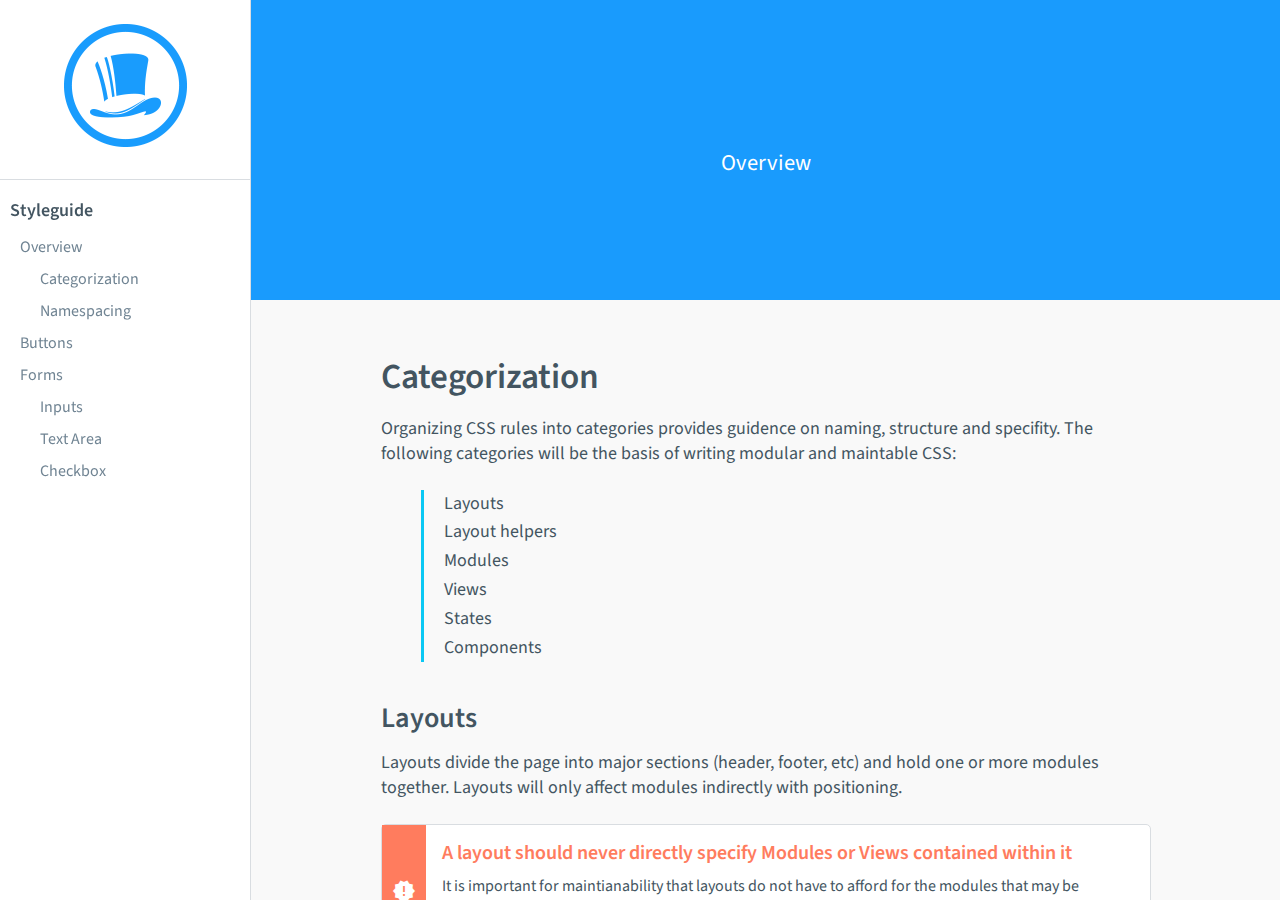
<file: index.html>
<!DOCTYPE html>
<html lang="en">
<head>
    <meta charset="utf-8">
    <meta http-equiv="X-UA-Compatible" content="IE=edge">
    <meta name="viewport" content="width=device-width, initial-scale=1">
    <title>Styleguide - Tophat</title>

<!-- Bootstrap -->
    <link href='http://fonts.googleapis.com/css?family=Source+Sans+Pro:200,300,400,600,700,900,200italic,300italic,400italic,600italic,700italic,900italic' rel='stylesheet' type='text/css'>
    <link href="stylesheets/css/bootstrap.min.css" rel="stylesheet">
    <link href="stylesheets/css/prism.css" rel="stylesheet">
    <script src="js/jquery-1.11.3.min.js"></script>
    <script src="js/bootstrap.min.js"></script>
    <script src="https://google-code-prettify.googlecode.com/svn/loader/run_prettify.js"></script>
    <script src="js/materialize.min.js"></script>
    
    
    
    <script src="js/prism.js"></script>
    
    <link href="stylesheets/css/app.css" rel="stylesheet">
    <link href="stylesheets/css/style.css" rel="stylesheet">
</head>
       <body class="sg">
        <div class="sg--sidebar">
             <div class="sg--sidebar_header">
                <img class="sg--logo" src="img/tophatLogo.png">
                    
            </div>
            <div class="sg--sidebar_body">
                    <h2>Styleguide</h2>
                    <ul class="sg--main-navi">
                        <li class=""><a href="index.html">Overview</a>
                            <ul class="sg--main-navi_sub">
                                <li><a href="#!">Categorization</a></li>
                                <li><a href="#!">Namespacing</a></li>
                            </ul>
                        </li>
                        <li class=""><a href="#sectionButtons">Buttons</a></li>
                        <li class=""><a href="#sectionForms">Forms</a>
                           <ul class="sg--main-navi_sub">
                                <li><a href="#!">Inputs</a></li>
                                <li><a href="#!">Text Area</a></li>
                                <li><a href="#!">Checkbox</a></li>
                            </ul>
                        </li>

                    </ul>
            </div>
        </div>
            
        <div class="sg--main">
            <div class="sg--main_container">
                        
                        <section class="sg--section">
                            <header class="sg--section_header">
                                <h2>Overview</h2>
                            </header>
                            <div class="sg--section_body">
                            <h3>Categorization</h3>
                            <p>Organizing CSS rules into categories provides guidence on naming, structure and specifity. The following categories will be the basis of writing modular and maintable CSS:</p>
                            
                            <ul class="sg--list">
                                <li>Layouts</li>
                                <li>Layout helpers</li>
                                <li>Modules</li>
                                <li>Views</li>
                                <li>States</li>
                                <li>Components</li>
                            </ul>
                            <h4>Layouts</h4>
                            <p>Layouts divide the page into major sections (header, footer, etc) and hold one or more modules together. Layouts will only affect modules indirectly with positioning.</p>
                            <div class="sg--callout">
                                <span class="sg--callout_header"><i class="icon-new-releases"></i></span>
                                <div class="sg--callout_body">
                                        <h5>A layout should never directly specify Modules or Views contained within it</h5>
                                        <p>It is important for maintianability that layouts do not have to afford for the modules that may be contained within it. Otherwise, every time you create a new module you will have to write new rules for your layouts.</p>
                                </div>
                            </div>
                            <h4>Layout Helpers</h4>
                            <p>These are minor layout rules used to help position elements and modules in Major Layouts, Modules and Views. They are designed to keep your code DRY. They are semanticaly relevant and peform a single task. For Example: <code> .left { float:left }</code></p>
                            <p>If the inherient structure of your module requires positioning (ie: without the positioning it doesn't function as intended) do not use a layout helper.</p>
                            
                            
                            <div class="sg--example-container">

                                <p>A tab navigation is inheriently horizontal.</p>

                                <div class=" row sg--do-dont">
                                    <div class="col-lg-6 col-lg6">
                                                 
                                                    <span class="dh-header"></span>
                                                    <pre><code class="language-css">
.nav--tab_item
{
    <span class="dh">display:inline-block;</span>  
    padding-top:20px;
    height:52px; 
}
</code>
<code class="language-markup">
&lt;nav class="nav--tab "&gt;...
                                            </code></pre>
                                    </div>
                               
                            
                            
                            
                                    <div class="col-lg-6 col-lg6">
                                     
                                        <span class="dth-header"></span>
                                        <pre><code class="language-css">
.nav--tab_item 
{
    padding-top:20px;
    height:52px;
    
}
</code>
<code class="language-markup">
&lt;nav class="nav--tab <span class="dth">inline-block</span>"&gt;... </code>
                                        </pre>
                                    </div>
                                </div>

                                <p>Use helpers to maintain layout and module seperation.</p>
                                <div class=" row sg--do-dont">
                                    <div class="col-lg-6 col-lg6">
                                                 
                                                    <span class="dh-header"></span>
                                                    <pre><code class="language-css">
.nav--tab
{
    padding-top:20px;
    height:52px; 
}
</code>
<code class="language-markup">
&lt;nav class="nav--tab <span class="dh">right</span>"&gt;...</code>
                                            </pre>
                                    </div>
                               
                            
                            
                            
                                    <div class="col-lg-6 col-lg6">
                                     
                                        <span class="dth-header"></span>
                                        <pre><code class="language-css">
.nav--tab 
{
    <span class="dth">float:right;</span>
    padding-top:20px;
    height:52px;
}
</code>
<code class="language-markup">
&lt;nav class="nav--tab"&gt;...</code>
                                    </pre>
                                    </div>
                                </div>
                            </div>

                            <div class="sg--callout">
                                <span class="sg--callout_header"><i class="icon-new-releases"></i></span>
                                <div class="sg--callout_body">
                                        <h5>Avoid overuse of layout helpers</h5>
                                        <p>Do not create entire modules or views out of layout helpers. We are not trying to write our own preprocessor</p>
                                </div>
                            </div>

                            <h4>Modules</h4>
                            <p>A Module is a more discrete component of the page. It is your navigation bars and your carousels and your dialogs and your widgets and so on. This is the meat of the page. Modules sit inside Layout components. Modules can sometimes sit within other Modules, too.</p>
                            <div class="sg--callout">
                                <span class="sg--callout_header"><i class="icon-new-releases"></i></span>
                                <div class="sg--callout_body">
                                        <h5>Each Module should be designed to exist standalone</h5>
                                        <p>Modules should be designed independent of their context in a Layout or View. I'm a module. I dont't give a fuck if I 'm in the header or a side bar I will still look sexy.</p>
                                </div>
                            </div>
                            <h5>Subclassing Modules</h5>
                            <p>Subclassing helps you avoid conditional styling based on location. If you are changing the look of a module for usage elsewhere on the page or app, sub-class the module instead.</p>

                            <h4>Views</h4>
                            <p>A View is a combination of layouts and modules that form reusable patterns. Even though this concept breaks some of the aforementioned rules it is important to maintaining a consitant design style across our app. Also, by moving some of the module rules into a View, the View can be reused in more instances across all data objects (students, grades, and content items).</p>
                            <div class="sg--example-container">
                                <p>As you can see by keeping context formatting in the grid view we enable it to accept a lot more different types of content. Also, we prevent ourselves from having to sub class the question module for every view we create.</p>

                                <div class=" row sg--do-dont">
                                    <div class="col-lg-6 col-lg6">
                                                 
                                                    <span class="dh-header"></span>
                                                    <pre><code class="language-css">
//layout 
.grid 
{
    width:100%;
    padding:10px;
    
}
.grid_item
{
    display:inline-block;
    width:250px;
    height:250px;
}
<span class="dh">.grid_item-title
{
    padding:20px;
    font-size:18px;
    font-weight:600;
}</span></code>
                                            </pre>
                                    </div>
                               
                            
                            
                            
                                    <div class="col-lg-6 col-lg6">
                                     
                                        <span class="dth-header"></span>
                                       
                                        <pre><code class="language-css">
//layout
.grid 
{
    width:100%;
    padding:10px;
    
}
.grid_item
{
    display:inline-block;
    width:250px;
    height:250px;
}
<span class="dth">.question--grid_item-title
{
    padding:20px;
    font-size:18px;
    font-weight:600;
}</span> </code>
                                        </pre>
                                    
                                    </div>
                                </div>
                            </div>

                            
                            <h3>Namespacing</h3>
                            <p class="tbd">TBD</p>
                            
                        </div>
                        </section>
                        <a id="sectionButtons"></a>
                        <section class="sg--section">
                            <header class="sg--section_header">
                                <h2>Buttons</h2>
                            </header>
                            <div class="sg--section_body">
                            <p>Button classes should be used on the following elements:</p>
                            <ul class="sg--list">
                                <li><code class="snippet-code">&lt;button&gt;</code> element (preferred)</li>
                                <li><code class="snippet-code">&lt;a&gt;</code> element</li>
                                <li><code class="snippet-code">&lt;input&gt;</code> element</li>
                            </ul>
                            <h3>Button Usage</h3>
                             
                            <h4>State Modifiers</h4>
                            <p>Use State Modifier classes to alter the style of a button based on it's state.</p>
                            <p>All buttons will at least have the following State Modifiers:</p>
                            <ul class="sg--list">
                                <li><code class="snippet-code">.is-hovered</code></li>
                                <li><code class="snippet-code">.is-active</code></li>
                                <li><code class="snippet-code">.is-disabled</code></li>
                            </ul>
                            <h4>Action Modifiers</h4>
                            <p>Use Action Modifier classes to alter the style of a button to inform the user of the type of action.</p>
                            <p>Common Action Modifiers:</p>
                            <ul class="sg--list">
                                <li><code class="snippet-code">.danger</code> is to warn of the potential to destroy information</li>
                                <li><code class="snippet-code">.primary</code> is to guide the user to the most important action</li>
                            </ul>                       
                            <div class="sg--callout">
                                <span class="sg--callout_header"><i class="icon-new-releases"></i></span>
                                <div class="sg--callout_body">
                                    <h5>Primary modifier</h5>
                                    <p>The primary modifier should always be used when you have more than one button grouped together. It should only be used on one button. </p>
                                </div>
                            </div>
                            <h4>Buttons with icons</h4>
                            <p>Many buttons support icons. To use an icon inside a Button, include <code class="snippet-code">&lt;i class=&quot;icon-someicon&quot;&gt;&lt;/i&gt;</code> inside the button.</p>
                            <ul class="sg--list">
                                    <li>Add the <code class="snippet-code">.btn_icon-right</code> class to the icon to make appear it on the right side of the button.</li>
                           </ul>  
                            <div class="sg--callout">
                                <span class="sg--callout_header"><i class="icon-new-releases"></i></span>
                                <div class="sg--callout_body">
                                    <h5>Icon usage in buttons</h5>
                                    <p>Icons create a stronger visual importance than plain text butons. Too many of them in a group creates visual clutter. As well, mixing buttons with icons and buttons without, should be avoided as you can inadvertently unbalance the visual importance between the buttons.</p>
                                </div>
                               
                            </div>          
                            <div class="sg--example-container">
                                <div class="sg--example">
                                    <span class="btn-grp">
                                        <button class="btn-flat"><i class="icon-thumb-up"></i>Yay</button>
                                        <button class="btn-flat"><i class="icon-thumb-down"></i>boo</button>
                                        <button class="btn-flat"><i class="icon-arrow-drop-down btn_icon-right"></i>Dropdown</button>
                                    </span>
                                </div>
<pre><code class="language-markup"> 
&lt;span class=&quot;btn-grp&quot;&gt;
    &lt;button class=&quot;btn-flat&quot;&gt;&lt;i class=&quot;icon-thumb-up&quot;&gt;&lt;/i&gt;Yay&lt;/button&gt;
    &lt;button class=&quot;btn-flat&quot;&gt;&lt;i class=&quot;icon-thumb-down&quot;&gt;&lt;/i&gt;boo&lt;/button&gt;
    &lt;button class=&quot;btn-flat&quot;&gt;&lt;i class=&quot;icon-arrow-drop-down btn_icon-right&quot;&gt;&lt;/i&gt;Dropdown&lt;/button&gt;
&lt;/span&gt;
</code></pre> 
                            </div>
                            <h4>Buttons with badges</h4>
                            <p>Many buttons support icons. To use an icon inside a Button, include <code class="snippet-code">&lt;span class=&quot;btn_badge&quot;&gt;{counter}&lt;/span&gt;</code> inside the button.</p>
                            <div class="sg--example-container">
                                <div class="sg--example">
                                    <span class="btn-grp">
                                        <button class="btn-flat">Button<span class="btn_badge">3</span></button>
                                        <button class="btn-raised">Button<span class="btn_badge">3</span></button>
                                    </span>
                                </div>
<pre><code class="language-markup"> 
</code></pre>
                            </div>
                            <h3>Button Types</h3>
                            <p>Button types are defined by usage and designed to create clear visual hierarchy. The following button types are listed by visual hierachy from lowest to highest:</p>
                            <ul class="sg--list">
                                <li>Utility Buttons</li>
                                <li>Flat Buttons</li>
                                <li>Raised Buttons</li>
                                <li>Floating Action Buttons</li>
                            </ul>
                            <h4>Utility buttons</h4>
                            <p>Utility buttons should be placed in the top right of a module where possible and close to the module’s title. This pattern provides a consistent spot for the user to find these options and associates their functionality with the module . By definition they are low on visual importance as they should always be secondary interactions.</p>
                            <p>Utility buttons are defined by the <code class="snippet-code">.btn-utility</code> class.</p>
                            <div class="sg--callout">
                                <span class="sg--callout_header"><i class="icon-new-releases"></i></span>
                                <div class="sg--callout_body">
                                    <h5>Utility Buttons do NOT have a Primary action</h5>
                                    <p>By definition Utility buttons are equally weighted in their visual importance and do not contain a primary action modifier.</p>
                                </div>
                            </div>
                            <div class="sg--example-container">
                                <div class="sg--example">
                                    <span class="btn-grp">
                                        <button class="btn-utility">Normal</button>
                                        <button class="btn-utility danger">Danger</button>
                                        <button class="btn-utility is-disabled">Disabled</button>
                                    </span>
                                </div>
<pre><code class="language-markup">
&lt;span class=&quot;btn-grp&quot;&gt;
    &lt;button class=&quot;btn-utility&quot;&gt;Normal&lt;/button&gt;
    &lt;button class=&quot;btn-utility danger&quot;&gt;Danger&lt;/button&gt;
    &lt;button class=&quot;btn-utility is-disabled&quot;&gt;Disabled&lt;/button&gt;
&lt;/span&gt; 
</code></pre>  
                            </div>

                            <h4>Utility Icon Buttons</h4>
                            <p>Utility Icon Buttons are defined by the <code class="snippet-code">.btn-utility-icon</code> class.</p>
                            <div class="sg--callout">
                                <span class="sg--callout_header"><i class="icon-new-releases"></i></span>
                                <div class="sg--callout_body">
                                    <h5>Do NOT mix icon buttons with text butons</h5>
                                    <p>Utility icon buttons shouldn't be mixed with text buttons as it skews their visual importance.</p>
                                </div>
                            </div>                          
                            <div class="sg--example-container">
                                <div class="sg--example">
                                    <span class="btn-grp">
                                        <button class="btn-utility-icon"><i class="icon-close"></i></button>
                                        <button class="btn-utility-icon danger"><i class="icon-delete"></i></button>
                                        <button class="btn-utility-icon is-disabled"><i class="icon-help"></i></button>    
                                    </span>
                                </div>
<pre><code class="language-markup">
&lt;span class=&quot;btn-grp&quot;&gt;
    &lt;button class=&quot;btn-utility-icon&quot;&gt;&lt;i class=&quot;icon-close&quot;&gt;&lt;/i&gt;&lt;/button&gt;
    &lt;button class=&quot;btn-utility-icon danger&quot;&gt;&lt;i class=&quot;icon-delete&quot;&gt;&lt;/i&gt;&lt;/button&gt;
    &lt;button class=&quot;btn-utility-icon is-disabled&quot;&gt;&lt;i class=&quot;icon-help&quot;&gt;&lt;/i&gt;&lt;/button&gt;    
&lt;/span&gt;
</code></pre> 
                            </div>
                            <h4>Flat Buttons</h4>
                            <p>Flat buttons are used on <em>listed items, cards, dialog boxes</em>, and <em>modals</em>. They are commonly found in a module’s footer. They have a lower visual importance due to being lower down in the information architecture of the page and being a part of a collection of items.   </p>
                            <p>Flat Buttons are defined by the <code class="snippet-code">.btn-flat</code> class</p>
                            
                            <div class="sg--example-container note">
                                <div class="sg--example">
                                    <span class="btn-grp">
                                        <button class="btn-flat">Normal</button>
                                        <button class="btn-flat primary">Primary</button>
                                        <button class="btn-flat danger">Danger</button>
                                        <button class="btn-flat is-disabled">Disabled</button>
                                    </span>
                                </div>
<pre><code class="language-markup">
&lt;span class=&quot;btn-grp&quot;&gt;
    &lt;button class=&quot;btn-flat&quot;&gt;Normal&lt;/button&gt;
    &lt;button class=&quot;btn-flat primary&quot;&gt;Primary&lt;/button&gt;
    &lt;button class=&quot;btn-flat danger&quot;&gt;Danger&lt;/button&gt;
    &lt;button class=&quot;btn-flat is-disabled&quot;&gt;Disabled&lt;/button&gt;
&lt;/span&gt;
</code></pre> 
                            </div>
                            <h4>Raised buttons</h4>
                            <p>Raised buttons are used for the  primary actions of a view and therefore have the highest visual importance. </p>
                            <p>Raised Buttons are defined by the <code class="snippet-code">.btn-raised</code> class</p>
                            <div class="sg--example-container">
                                <div class="sg--example">
                                    <span class="btn-grp">
                                        <button class="btn-raised">Normal</button>
                                        <button class="btn-raised primary">Primary</button>
                                        <button class="btn-raised secondary">Secondary</button>
                                        <button class="btn-raised danger">Danger</button>
                                        <button class="btn-raised is-disabled">Disabled</button> 
                                    </span>
                                </div>
<pre><code class="language-markup">
&lt;span class=&quot;btn-grp&quot;&gt;
    &lt;button class=&quot;btn-raised&quot;&gt;Normal&lt;/button&gt;
    &lt;button class=&quot;btn-raised primary&quot;&gt;Primary&lt;/button&gt;
    &lt;button class=&quot;btn-raised secondary&quot;&gt;Secondary&lt;/button&gt;
    &lt;button class=&quot;btn-raised danger&quot;&gt;Danger&lt;/button&gt;
    &lt;button class=&quot;btn-raised is-disabled&quot;&gt;Disabled&lt;/button&gt; 
&lt;/span&gt;   
</code></pre>                          
                            </div>
                            

                            
                             <h4>Floating Action buttons</h4>
                            <p>Floating actions buttons are only used in presentation mode</p>
                            <p>Flaoting action buttons are defined by the <code class="snippet-code">.btn-round</code> class</p>
                            
                            
                            <div class="sg--example-container">
                                <div class="sg--example">
                                    <span class="btn-grp">
                                        <button id="playControl" class="btn-round primary"><i class="icon-pause"></i></button>
                                        <button class="btn-round"><i class="icon-done"></i></button>
                                        <button class="btn-round is-disabled"><i class="icon-equalizer"></i></button>
                                        <button class="btn-round danger"><i class="icon-close"></i></button>
                                    </span>
                                </div>
<pre><code class="language-markup">
&lt;span class=&quot;btn-grp&quot;&gt;
    &lt;button id=&quot;playControl&quot; class=&quot;btn-round primary&quot;&gt;&lt;i class=&quot;icon-pause&quot;&gt;&lt;/i&gt;&lt;/button&gt;
    &lt;button class=&quot;btn-round&quot;&gt;&lt;i class=&quot;icon-done&quot;&gt;&lt;/i&gt;&lt;/button&gt;
    &lt;button class=&quot;btn-round is-disabled&quot;&gt;&lt;i class=&quot;icon-equalizer&quot;&gt;&lt;/i&gt;&lt;/button&gt;
    &lt;button class=&quot;btn-round danger&quot;&gt;&lt;i class=&quot;icon-close&quot;&gt;&lt;/i&gt;&lt;/button&gt;
&lt;/span&gt;
</code></pre>
                            </div>

                        </div>
                        </section>
                        <a id="sectionForms"></a>
                        <section class="sg--section">
                            <header class="sg--section_header">
                                <h2>Forms</h2>
                            </header>
                        <div class="sg--section_body">
                        
                        <h4>Text Input</h4>
                        <p>Text Form fields are wrapped in the <span class="snippet-code">.form-input</span> class.</p>
                            <ul class="sg--list">
                                <li><span class="snippet-code">.is-focused</span> sets focus state styling</li>
                                <li><span class="snippet-code">.is-readonly</span> sets read only state styling</li>
                            </ul>
                        <div class="sg--example-container">
                            <div class="sg--example">
                                <div class="form-input">
                                    <label for="basic">Label:</label>
                                    <input tabindex="0" id="basic" type="text" placeholder="basic">
                                </div>
                                <div class="form-input is-readonly">
                                    <label for="questionTitle4">Label:</label>
                                    <input tabindex="0" id="questionTitle4" type="text" value="Ready only" disabled>
                                </div>
                            </div>
<pre><code class="language-markup">
&lt;div class=&quot;form-input&quot;&gt;
    &lt;label for=&quot;basic&quot;&gt;Label:&lt;/label&gt;
    &lt;input tabindex=&quot;0&quot; id=&quot;basic&quot; type=&quot;text&quot; placeholder=&quot;basic&quot;&gt;
&lt;/div&gt;
&lt;!-- Read Only --&gt;
&lt;div class=&quot;form-input is-readonly&quot;&gt;
    &lt;label for=&quot;questionTitle4&quot;&gt;Label:&lt;/label&gt;
    &lt;input tabindex=&quot;0&quot; id=&quot;questionTitle4&quot; type=&quot;text&quot; value=&quot;Ready only&quot; disabled&gt;
&lt;/div&gt;
</code></pre>
                        </div>


                        <h4>Input with hint</h4>
                        <p>Text Form fields with hints use the <span class="snippet-code">.has-hint</span> class.</p>
                         <ul class="sg--list">
                            <li><span class="snippet-code">.form-hint</span> sets styling for your hint message</li>
                        </ul>
                        <div class="sg--example-container">
                            <div class="sg--example">
                                <div class="form-input has-hint">
                                    <label for="basicHint">Label:</label>
                                    <input tabindex="0" id="basicHint" type="text" placeholder="placeholder">
                                    <span class="form-hint is-hidden-with-transition">Hint Text</span>
                                </div>
                            </div>
<pre><code class="language-markup">
&lt;div class="form-input has-hint"&gt;
    &lt;label for="basicHint"&gt;Label:&lt;/label&gt;
    &lt;input tabindex="0" id="basicHint" type="text" placeholder="placeholder"&gt;
    &lt;span class="form-hint is-hidden-with-transition">Hint Text&lt;/span&gt;
&lt;/div>
</code></pre>
                            </div>
                       

                        <h4>Input with validation</h4>
                        <p>Text Form fields with validation use the <span class="snippet-code">.validate</span> class.</p>
                        <ul class="sg--list">
                            <li><span class="snippet-code">.is-valid</span> sets styling for valid input</li>
                            <li><span class="snippet-code">.is-invalid</span> sets styling for invalid input</li>
                        </ul>
                        <div class="sg--example-container">
                            <div class="sg--example">
                                <div class="form-input validate is-invalid">
                                    <label for="hasError">Label:</label>
                                    <input tabindex="0" id="hasError" type="text" value="Error"><i class="icon-error"></i>
                                </div>
                                 <div class="form-input validate is-valid">
                                    <label for="hasSuccess">Label:</label>
                                    <input tabindex="0" id="hasSuccess" type="text" value="Success"><i class="icon-check"></i>
                                </div>
                            </div>
<pre><code class="language-markup">
&lt;div class="form-input validate is-invalid"&gt;
    &lt;label for="hasError"&gt;Label:&lt;/label&gt;
    &lt;input tabindex="0" id="hasError" type="text" value="Error"&gt;&lt;i class="icon-error"&gt;&lt;/i&gt;
&lt;/div&gt;
&lt;div class="form-input validate is-valid"&gt;
    &lt;label for="hasError"&gt;Label:&lt;/label&gt;
    &lt;input tabindex="0" id="hasError" type="text" value="Error"&gt;&lt;i class="icon-check"&gt;&lt;/i&gt;
&lt;/div&gt;
</code></pre>
                        </div>
                        <h4>Input with validation and hint</h4>
                        <p>Combine <span class="snippet-code">.has-hint</span> class with <span class="snippet-code">.validate</span> to get validation hints</p>
                        <ul class="sg--list">
                            <li><span class="snippet-code">.is-valid</span> sets styling for valid input</li>
                            <li><span class="snippet-code">.is-invalid</span> sets styling for invalid input</li>
                        </ul>

                        <div class="sg--example-container">
                            <div class="sg--example">
                                <div class="form-input validate has-hint is-invalid">
                                    <label for="hasErrorMsg">Label:</label>
                                    <input tabindex="0" id="hasErrorMsg" type="text" value="Error with message"><i class="icon-error"></i>
                                    <span class="form-hint is-hidden-with-transition">oops! you did it again!</span>
                                </div>
                                <div class="form-input validate has-hint is-valid">
                                    <label for="hasSuccessHint">Label:</label>
                                    <input tabindex="0" id="hasSuccessHint" type="text" value="Success with message"><i class="icon-check"></i>
                                    <span class="form-hint success is-hidden-with-transition">No diggity. No doubt.</span>
                                </div>
                            </div>
<pre><code class="language-markup">
&lt;div class=&quot;form-input validate has-hint is-invalid&quot;&gt;
    &lt;label for=&quot;hasErrorMsg&quot;&gt;Label:&lt;/label&gt;
    &lt;input tabindex=&quot;0&quot; id=&quot;hasErrorMsg&quot; type=&quot;text&quot; value=&quot;Error with message&quot;&gt;&lt;i class=&quot;icon-error&quot;&gt;&lt;/i&gt;
    &lt;span class=&quot;form-hint is-hidden-with-transition&quot;&gt;oops! you did it again!&lt;/span&gt;
&lt;/div&gt;
&lt;div class=&quot;form-input validate has-hint is-valid&quot;&gt;
    &lt;label for=&quot;hasSuccessHint&quot;&gt;Label:&lt;/label&gt;
    &lt;input tabindex=&quot;0&quot; id=&quot;hasSuccessHint&quot; type=&quot;text&quot; value=&quot;Success with message&quot;&gt;&lt;i class=&quot;icon-check&quot;&gt;&lt;/i&gt;
    &lt;span class=&quot;form-hint success is-hidden-with-transition&quot;&gt;No diggity. No doubt.&lt;/span&gt;
&lt;/div&gt;
</code></pre>

                        </div>
                        <h3>Text Area</h3>
                        <p>Text Area fields are wrapped in the <span class="snippet-code">.form-textarea</span> class. They also follow all the same conventions as the Input Text fields</p>
                            <ul class="sg--list">
                                <li><span class="snippet-code">.is-focused</span> sets focus state styling</li>
                                <li><span class="snippet-code">.is-readonly</span> sets read only state styling</li>
                                <li><span class="snippet-code">data-autoresize</span> is used by a script that allows the textarea to auto resize based on user input</li>
                            </ul>
                        <div class="sg--example-container">
                            <div class="sg--example">
                                <div class="form-textarea ">
                                    <label for="textareaBasic">Question:</label><textarea row="1" id="textareaBasic" type="text" data-autoresize placeholder="Enter your question"></textarea>
                                </div>
                                <div class="form-textarea is-readonly">
                                    <label for="textareaBasic">Question:</label><textarea row="1" id="textareaBasic" type="text" data-autoresize placeholder="Enter your question" disabled></textarea>
                                </div>
                            </div>
<pre><code class="language-markup">
&lt;div class=&quot;form-textarea&quot;&gt;
    &lt;label for=&quot;textareaBasic&quot;&gt;Question:&lt;/label&gt;
    &lt;textarea row=&quot;1&quot; id=&quot;textareaBasic&quot; type=&quot;text&quot; data-autoresize&gt;&lt;/textarea&gt;
&lt;/div&gt;
&lt;div class=&quot;form-textarea is-readonly&quot;&gt;
    &lt;label for=&quot;textareaBasic&quot;&gt;Question:&lt;/label&gt;
    &lt;textarea row=&quot;1&quot; id=&quot;textareaBasic&quot; type=&quot;text&quot; data-autoresize disabled&gt;&lt;/textarea&gt;
&lt;/div&gt;
</code></pre>
                        </div>
                        <h4>Text Area with Validation</h4>
                        <p>Text Area fields with validation use the <span class="snippet-code">.validate</span> class.</p>
                        <ul class="sg--list">
                            <li><span class="snippet-code">.is-valid</span> sets styling for valid input</li>
                            <li><span class="snippet-code">.is-invalid</span> sets styling for invalid input</li>
                        </ul>
                        <div class="sg--example-container">
                            <div class="sg--example">
                                <div class="form-textarea validate is-invalid">
                                    <label for="textareaError">Question:</label>
                                    <textarea  id="textareaError" type="text" value="Error"></textarea>
                                    <i class="icon-error"></i>
                                </div>
                                <div class="form-textarea validate is-valid">
                                    <label for="textareaError">Question:</label>
                                    <textarea  id="textareaError" type="text" value="Error"></textarea>
                                    <i class="icon-check"></i>
                                </div>
                            </div>
<pre><code class="language-markup">
&lt;div class=&quot;form-textarea validate is-invalid&quot;&gt;
    &lt;label for=&quot;textareaError&quot;&gt;Question:&lt;/label&gt;
    &lt;textarea  id=&quot;textareaError&quot; type=&quot;text&quot; value=&quot;Error&quot;&gt;&lt;/textarea&gt;
    &lt;i class=&quot;icon-error&quot;&gt;&lt;/i&gt;
&lt;/div&gt;
&lt;div class=&quot;form-textarea validate is-valid&quot;&gt;
    &lt;label for=&quot;textareaError&quot;&gt;Question:&lt;/label&gt;
    &lt;textarea  id=&quot;textareaError&quot; type=&quot;text&quot; value=&quot;Error&quot;&gt;&lt;/textarea&gt;
    &lt;i class=&quot;icon-check&quot;&gt;&lt;/i&gt;
&lt;/div&gt;
</code></pre>

                        </div>
                        <h4>Text Area with Hints</h4>
                        <p>Text Area fields with hints use the <span class="snippet-code">.has-hint</span> class.</p>
                        <ul class="sg--list">
                             <li><span class="snippet-code">.form-hint</span> sets styling for your hint message</li>
                        </ul>
                        <div class="sg--example-container">
                            <div class="sg--example">
                                <div class="form-textarea has-hint">
                                    <label for="hasHint2">Question:</label>
                                    <textarea  id="hasHint2" type="text" value="Has a hint"></textarea>
                                    <span class="form-hint is-hidden-with-transition">Hint text</span>
                                </div>
                            </div>
<pre><code class="language-markup">
&lt;div class=&quot;form-textarea has-hint&quot;&gt;
    &lt;label for=&quot;hasHint2&quot;&gt;Question:&lt;/label&gt;
    &lt;textarea  id=&quot;hasHint2&quot; type=&quot;text&quot; value=&quot;Has a hint&quot;&gt;&lt;/textarea&gt;
    &lt;span class=&quot;form-hint is-hidden-with-transition&quot;&gt;Hint text&lt;/span&gt;
&lt;/div&gt;
</code></pre>
                        </div>
                        <h4>Text Area with Hint and Validation</h4>
                        <p>Combine <span class="snippet-code">.has-hint</span> class with <span class="snippet-code">.validate</span> to get validation hints</p>
                        <ul class="sg--list">
                            <li><span class="snippet-code">.is-valid</span> sets styling for valid input</li>
                            <li><span class="snippet-code">.is-invalid</span> sets styling for invalid input</li>
                        </ul>
                         <div class="sg--example-container">
                            <div class="sg--example">
                                <div class="form-textarea validate has-hint is-invalid">
                                    <label for="textareaErrorHint">Question:</label><textarea  id="textareaErrorHint" type="text" value="Error"></textarea>
                                    <i class="icon-error"></i>
                                    <span class="form-hint is-hidden-with-transition">oops! you did it again!</span>
                                </div>
                                <div class="form-textarea validate has-hint is-valid">
                                    <label for="textareaErrorHint">Question:</label><textarea  id="textareaErrorHint" type="text" value="Error"></textarea>
                                    <i class="icon-check"></i>
                                    <span class="form-hint is-hidden-with-transition">oops! you did it again!</span>
                                </div>
                            </div>
<pre><code class="language-markup">
&lt;div class=&quot;form-textarea validate has-hint is-invalid&quot;&gt;
    &lt;label for=&quot;textareaErrorHint&quot;&gt;Question:&lt;/label&gt;
    &lt;textarea  id=&quot;textareaErrorHint&quot; type=&quot;text&quot; value=&quot;Error&quot;&gt;&lt;/textarea&gt;
    &lt;i class=&quot;icon-error&quot;&gt;&lt;/i&gt;
    &lt;span class=&quot;form-hint is-hidden-with-transition&quot;&gt;oops! you did it again!&lt;/span&gt;
&lt;/div&gt;
&lt;div class=&quot;form-textarea validate has-hint is-valid&quot;&gt;
    &lt;label for=&quot;textareaErrorHint&quot;&gt;Question:&lt;/label&gt;
    &lt;textarea  id=&quot;textareaErrorHint&quot; type=&quot;text&quot; value=&quot;Error&quot;&gt;&lt;/textarea&gt;
    &lt;i class=&quot;icon-check&quot;&gt;&lt;/i&gt;
    &lt;span class=&quot;form-hint is-hidden-with-transition&quot;&gt;oops! you did it again!&lt;/span&gt;
&lt;/div&gt;
</code></pre>

                        </div>
                        <h3>Check box</h3>
                        <p>Checkbox Form fields are wrapped in the <span class="snippet-code">.form-checkbox</span> class.</p>
                            <ul class="sg--list">
                                <li><span class="snippet-code">.is-checked</span> sets checked state styling</li>
                                <li><span class="snippet-code">.is-disabled</span> sets disabled state styling</li>
                            </ul>
                        <div class="sg--example-container">
                            <div class="sg--example">
                                <div class="form-checkbox">
                                    <label for="inputID1">
                                        <input tabindex="0" id="inputID1" type="checkbox">Check box
                                    </label>
                                </div>
                                <div class="form-checkbox is-disabled">
                                    <label for="inputID2">
                                        <input tabindex="0" id="inputID2" type="checkbox" disabled>Check box 2
                                    </label>
                                </div>
                            </div>
<pre><code class="language-markup">
&lt;div class=&quot;form-checkbox&quot;&gt;
    &lt;label for=&quot;inputID1&quot;&gt;
        &lt;input tabindex=&quot;0&quot; id=&quot;inputID1&quot; type=&quot;checkbox&quot;&gt;Check box
    &lt;/label&gt;
&lt;/div&gt;
&lt;div class=&quot;form-checkbox is-disabled&quot;&gt;
    &lt;label for=&quot;inputID2&quot;&gt;
        &lt;input tabindex=&quot;0&quot; id=&quot;inputID2&quot; type=&quot;checkbox&quot; disabled&gt;Check box 2
    &lt;/label&gt;
&lt;/div&gt;
</code></pre>
                        </div>
                        <h4>Check box with message</h4>
                        <p>Checkbox fields with messages use the <span class="snippet-code">.has-msg</span> class.</p>
                        <ul class="sg--list">
                             <li><span class="snippet-code">.checkbox-msg</span> sets styling for your message</li>
                        </ul>
                        
                        <div class="sg--example-container">
                            <div class="sg--example">
                                <div class="form-checkbox has-msg">
                                     <label for="inputID3">
                                        <input tabindex="0" id="inputID3" type="checkbox">Check box 3
                                     </label>
                                     <span class="checkbox_msg">Something of a warning</span>
                                 </div>
                                 <div class="form-checkbox has-msg is-disabled">
                                     <label for="inputID4">
                                        <input tabindex="0" id="inputID4" type="checkbox" disabled>Check box 4 - Disabled
                                     </label>
                                     <span class="checkbox_msg" >Something of a warning</span>
                                </div>
                            </div>
<pre><code class="language-markup">
&lt;div class=&quot;form-checkbox has-msg&quot;&gt;
     &lt;label for=&quot;inputID3&quot;&gt;
        &lt;input tabindex=&quot;0&quot; id=&quot;inputID3&quot; type=&quot;checkbox&quot;&gt;Check box 3
     &lt;/label&gt;
     &lt;span class=&quot;checkbox_msg&quot;&gt;Something of a warning&lt;/span&gt;
 &lt;/div&gt;
 &lt;div class=&quot;form-checkbox has-msg is-disabled&quot;&gt;
     &lt;label for=&quot;inputID3&quot;&gt;
        &lt;input tabindex=&quot;0&quot; id=&quot;inputID3&quot; type=&quot;checkbox&quot; disabled&gt;Check box 4 - Disabled
     &lt;/label&gt;
     &lt;span class=&quot;checkbox_msg&quot; &gt;Something of a warning&lt;/span&gt;
&lt;/div&gt;
</code></pre>
                        </div>
                            </div>
                        </section>
            </div>
    </div>

        </body>
        <script src="js/autosize.min.js"></script>
        <script src="js/app.js"></script>
        <script>
        autosize(document.querySelectorAll('textarea'));
    </script>
</html>
</file>
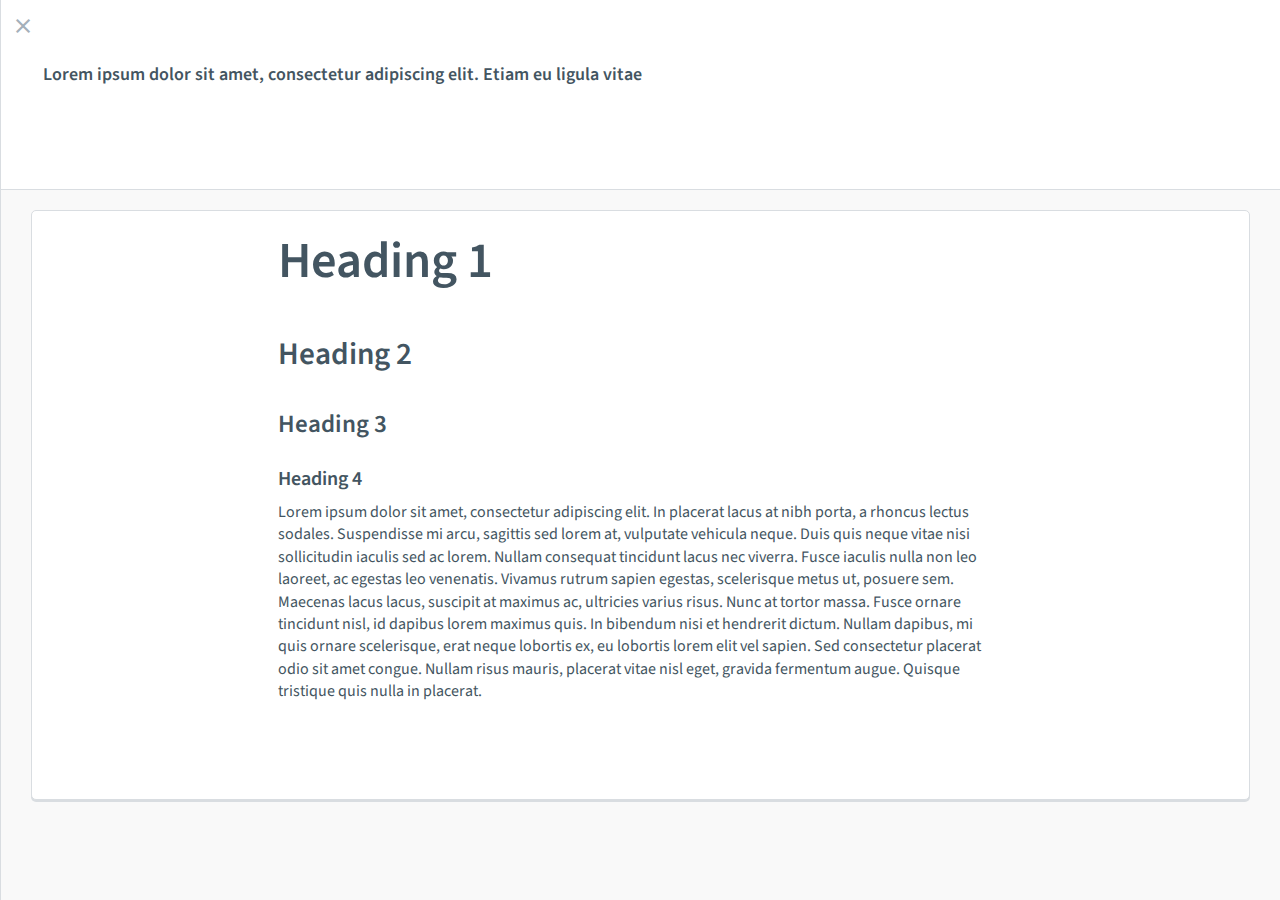
<file: pages.html>
<html lang="en" class="course">
  <head>
	<meta charset="utf-8">
	<meta http-equiv="X-UA-Compatible" content="IE=edge">
	<meta name="viewport" content="width=device-width, initial-scale=1">
	<title>Styleguide - Tophat</title>
	<!-- Bootstrap -->
	<link href='http://fonts.googleapis.com/css?family=Source+Sans+Pro:200,300,400,600,700,900,200italic,300italic,400italic,600italic,700italic,900italic' rel='stylesheet' type='text/css'>
	<link href="stylesheets/css/bootstrap.min.css" rel="stylesheet">

	<link href="stylesheets/css/app.css" rel="stylesheet">
	 <script src="js/jquery-1.11.3.min.js"></script>
	<script src="js/bootstrap.min.js"></script>
	<script src="js/materialize.min.js"></script>

	<script src="js/app.js"></script>
	
</head>
<body class="full-container pages_body">

	<div class="content-preview">
		<div class="content-preview_header">
			<div class="content-preview_header_action">
				<button onclick="location.href = 'course.html';" id="previewClose" class="btn-utility-icon is-first">
					<i class="icon-close"></i>
				</button>
			</div>
				<div class="content-preview_header_body">
				
					<div class="content-preview_header_title">
						Lorem ipsum dolor sit amet, consectetur adipiscing elit. Etiam eu ligula vitae
					</div>
					
				</div>


		</div><!-- content-preview_header END-->
		<div class="content-preview_body">
			<div class="l-inset">
				
				<div id="typeDiscussion" class="">
					<div class="card">
						<div class="pages_content">
							<h1>Heading 1</h1>
							<h2>Heading 2</h2>
							<h3>Heading 3</h3>
							<h4>Heading 4</h4>
							
							<p>Lorem ipsum dolor sit amet, consectetur adipiscing elit. In placerat lacus at nibh porta, a rhoncus lectus sodales. Suspendisse mi arcu, sagittis sed lorem at, vulputate vehicula neque. Duis quis neque vitae nisi sollicitudin iaculis sed ac lorem. Nullam consequat tincidunt lacus nec viverra. Fusce iaculis nulla non leo laoreet, ac egestas leo venenatis. Vivamus rutrum sapien egestas, scelerisque metus ut, posuere sem. Maecenas lacus lacus, suscipit at maximus ac, ultricies varius risus. Nunc at tortor massa. Fusce ornare tincidunt nisl, id dapibus lorem maximus quis. In bibendum nisi et hendrerit dictum. Nullam dapibus, mi quis ornare scelerisque, erat neque lobortis ex, eu lobortis lorem elit vel sapien. Sed consectetur placerat odio sit amet congue. Nullam risus mauris, placerat vitae nisl eget, gravida fermentum augue. Quisque tristique quis nulla in placerat.

</p>
							<h2></h2>
						</div>
					</div>
				</div>

				</div>
		</div><!-- l-inset END -->
	</div><!-- content-preview_body END -->
</div><!-- content-preview END -->
		










</body>
        <script src="js/autosize.min.js"></script>
        <script src="js/app.js"></script>
        <script>
        autosize(document.querySelectorAll('textarea'));
    </script>
</html>
</file>
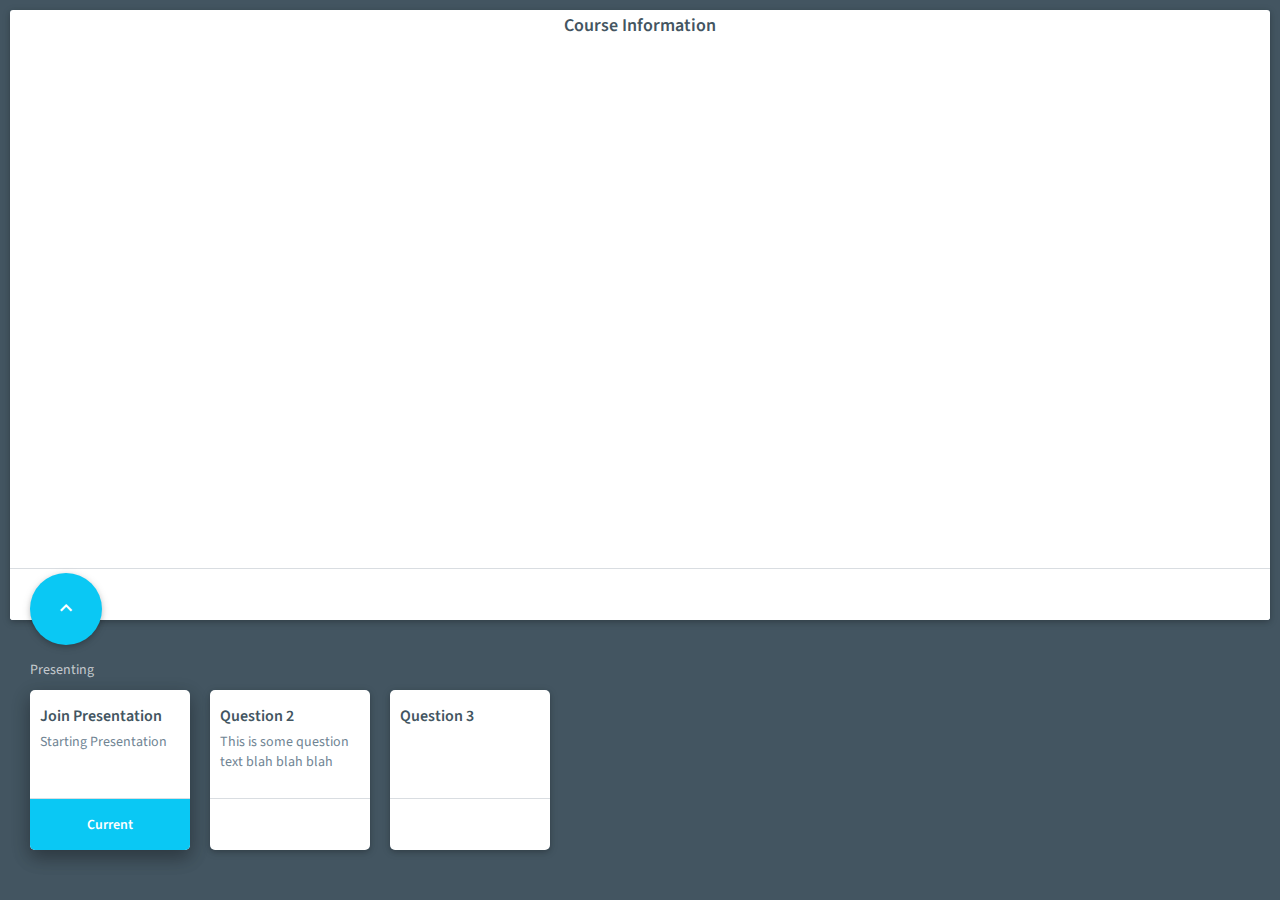
<file: present.html>
<!DOCTYPE html>
<html lang="en" >
<head>
	<meta charset="utf-8">
	<meta http-equiv="X-UA-Compatible" content="IE=edge">
	<meta name="viewport" content="width=device-width, initial-scale=1">
	<title>Styleguide - Tophat</title>
	<!-- Bootstrap -->
	<link href='http://fonts.googleapis.com/css?family=Source+Sans+Pro:200,300,400,600,700,900,200italic,300italic,400italic,600italic,700italic,900italic' rel='stylesheet' type='text/css'>
	<link href="stylesheets/css/bootstrap.min.css" rel="stylesheet">
	<link href="stylesheets/css/app.css" rel="stylesheet">
	 <script src="js/jquery-1.11.3.min.js"></script>
	<script src="js/bootstrap.min.js"></script>
	<script src="js/materialize.min.js"></script>
	<script src="js/app.js"></script>
</head>
<body class="present-container">
	<div class="present">
		<div class="present_header"></div>
		<div class="present_body ">
			
			<div class="card--present">
				<div class="card--present_header"></div>
				<div class="card--present_body">
				<div id="presentQuestion1" class="is-hidden">
					<h2> Question 2 </h2>
					<div id="controls" class="controlbar hs-controlbar">
						<button id="playControl" class="btn-round  large play"><i class="icon-pause"></i></button>
						<button class="btn-round large "><i class="icon-done"></i></button>
						<button class="btn-round large "><i class="icon-equalizer"></i></button>
						<button class="btn-round large is-danger"><i class="icon-close"></i></button>
					</div><!-- controlbar END -->
				</div>
				<div id="presentBlank" class="is-active course-info">
					<h2>Course Information</h2>
				</div>
					
				</div>
				<!-- <div id="smsHelp"class="smsbar">
					
					<div class="smsbar_instructions-full is-hidden">
						<h4>Students can SMS/Text Responses</h4>
						<p>Some instructional text</p>

						<span>416 841 2440</span>
					</div>
					<span class="smsbar_instructions">Text <span class="highlight">6301 Choice</span>
					</span>
					<span class="smsbar_help"><i class="icon-help"></i></span>
				</div> --><!-- smsbar END -->
				

				<!-- demo hs -->
				
				<div class="card--present_footer">
					<div id="controls" class="hs-helpbar nudge">
						<button id="addContent" class="btn-round is-active primary help large"><i class="icon-expand-less"></i></button>
					</div>
				</div>
			</div><!-- card--present END -->
		</div>
		<div class="present_footer">

			<div class="thumb-list is-first">
				<div class="thumb-list_header">Presenting</div>
				<div class="thumb-list_body active">
					<div class="thumb-list_item">
						<div class="card--thumb is-active" data-target="presentBlank">
							<div class="card--thumb_item_body selectArea">
								<div class="card--thumb_item_title">Join Presentation</div>
								<p>Starting Presentation</p>
							</div>
							<div class="card--thumb_item_footer">
								
							</div>
								
						</div>

					</div><!-- thumb-list_item END -->
					<div class="thumb-list_item">
						<div class="card--thumb" data-target="presentQuestion1">
							<div class="card--thumb_item_body selectArea">
								<div class="card--thumb_item_title">Question 2</div>
								<p>This is some question text blah blah blah</p>
							</div>
							<div class="card--thumb_item_footer">								
							</div>
						</div>
					</div><!-- thumb-list_item END -->
					<div class="thumb-list_item">
						<div class="card--thumb">
							<div class="card--thumb_item_body selectArea">
								<div class="card--thumb_item_title">Question 3</div>
								<div class="card_item_sub-title"></div>
							</div>
							
							<div class="card--thumb_item_footer">
								
							</div>							
						</div>
					</div><!-- thumb-list_item END -->
				</div><!-- thumb-list_body END -->
			</div><!-- thumb-list END -->
			<div class="thumb-list">
				<div class="thumb-list_header"></div>
				<div class="thumb-list_body">
					
				</div><!-- thumb-list_body END -->
			</div><!-- thumb-list END -->
		</div><!-- present_footer END -->
		<div class="instruction-hitspots is-hidden">
			<div class="hitspot-left">
				<div class="hs hitspot_body">
					<div class="present-preview">
						<div class="card--thumb">
							<div class="card--thumb_item_body">
								<div class="card--thumb_item_title">Question 1</div>
								<p>This is some question text blah blah blah</p>
							</div>
							<div class="card--thumb_item_footer">
								<span class="left">Previous</span>
							</div>
						</div>
					</div><!-- hs-next END -->
				</div><!-- hitspot_body END -->
			</div><!-- hitspot-left -->
			<div class="hs hitspot-right">
				<div class="hs hitspot_body">
					<div class="present-preview">
						<div class="card--thumb">
							<div class="card--thumb_item_body">
								<div class="card--thumb_item_title">Question 3</div>
							</div>
							<div class="card--thumb_item_footer">
								<span class="right">Up Next</span>
							</div>							
						</div>
					</div><!-- hs-next END -->
				</div><!-- hitspot_body END -->
			</div><!-- hitspot_body -->
		</div><!-- instruction-hitspots END -->
	</div><!-- present END -->
</body>
</html>
</file>
<file: stylesheets/css/prism.css>
/* http://prismjs.com/download.html?themes=prism&languages=markup+css+clike+javascript+scss */
/**
 * prism.js default theme for JavaScript, CSS and HTML
 * Based on dabblet (http://dabblet.com)
 * @author Lea Verou
 */

code[class*="language-"],
pre[class*="language-"] {
	color: black;
	
	font-family: Consolas, Monaco, 'Andale Mono', monospace;
	direction: ltr;
	text-align: left;
	white-space: pre;
	word-spacing: normal;
	word-break: normal;
	line-height: 1.5;

	-moz-tab-size: 4;
	-o-tab-size: 4;
	tab-size: 4;

	-webkit-hyphens: none;
	-moz-hyphens: none;
	-ms-hyphens: none;
	hyphens: none;
}

pre[class*="language-"]::-moz-selection, pre[class*="language-"] ::-moz-selection,
code[class*="language-"]::-moz-selection, code[class*="language-"] ::-moz-selection {
	text-shadow: none;
	background: #b3d4fc;
}

pre[class*="language-"]::selection, pre[class*="language-"] ::selection,
code[class*="language-"]::selection, code[class*="language-"] ::selection {
	text-shadow: none;
	background: #b3d4fc;
}

@media print {
	code[class*="language-"],
	pre[class*="language-"] {
		text-shadow: none;
	}
}

/* Code blocks */
pre[class*="language-"] {
	padding: 1em;
	margin: .5em 0;
	overflow: auto;
}

:not(pre) > code[class*="language-"],
pre[class*="language-"] {
	background: #f5f2f0;
}

/* Inline code */
:not(pre) > code[class*="language-"] {
	padding: .1em;
	border-radius: .3em;
}

.token.comment,
.token.prolog,
.token.doctype,
.token.cdata {
	color: slategray;
}

.token.punctuation {
	color: #999;
}

.namespace {
	opacity: .7;
}

.token.property,
.token.tag,
.token.boolean,
.token.number,
.token.constant,
.token.symbol,
.token.deleted {
	color: #905;
}

.token.selector,
.token.attr-name,
.token.string,
.token.char,
.token.builtin,
.token.inserted {
	color: #690;
}

.token.operator,
.token.entity,
.token.url,
.language-css .token.string,
.style .token.string {
	color: #a67f59;
	background: hsla(0, 0%, 100%, .5);
}

.token.atrule,
.token.attr-value,
.token.keyword {
	color: #07a;
}

.token.function {
	color: #DD4A68;
}

.token.regex,
.token.important,
.token.variable {
	color: #e90;
}

.token.important,
.token.bold {
	font-weight: bold;
}
.token.italic {
	font-style: italic;
}

.token.entity {
	cursor: help;
}
</file>
<file: stylesheets/css/app.css>
.z-depth-1, a.nav--tab-card_item.is-active, .btn-round:active, .btn-round.is-active, .btn-round.is-active:hover, .card--thumb, .card--present, .searchbar, .dropdown-content {
  -webkit-box-shadow: 0 2px 5px 0 rgba(0, 0, 0, 0.16), 0 2px 10px 0 rgba(0, 0, 0, 0.12);
  -moz-box-shadow: 0 2px 5px 0 rgba(0, 0, 0, 0.16), 0 2px 10px 0 rgba(0, 0, 0, 0.12);
  box-shadow: 0 2px 5px 0 rgba(0, 0, 0, 0.16), 0 2px 10px 0 rgba(0, 0, 0, 0.12); }

.z-depth-1-half, .btn-round:hover, .btn-round.is-hovered, .btn-round.is-disabled, .card.highlight2, .highlight2.card--fixed, .highlight2.discussion-card, .smsbar {
  -webkit-box-shadow: 0 5px 11px 0 rgba(0, 0, 0, 0.18), 0 4px 15px 0 rgba(0, 0, 0, 0.15);
  -moz-box-shadow: 0 5px 11px 0 rgba(0, 0, 0, 0.18), 0 4px 15px 0 rgba(0, 0, 0, 0.15);
  box-shadow: 0 5px 11px 0 rgba(0, 0, 0, 0.18), 0 4px 15px 0 rgba(0, 0, 0, 0.15); }

.z-depth-2, .btn-round, .card--thumb.is-active {
  -webkit-box-shadow: 0 8px 17px 0 rgba(0, 0, 0, 0.2), 0 6px 20px 0 rgba(0, 0, 0, 0.19);
  -moz-box-shadow: 0 8px 17px 0 rgba(0, 0, 0, 0.2), 0 6px 20px 0 rgba(0, 0, 0, 0.19);
  box-shadow: 0 8px 17px 0 rgba(0, 0, 0, 0.2), 0 6px 20px 0 rgba(0, 0, 0, 0.19); }

.z-depth-3 {
  -webkit-box-shadow: 0 12px 15px 0 rgba(0, 0, 0, 0.24), 0 17px 50px 0 rgba(0, 0, 0, 0.19);
  -moz-box-shadow: 0 12px 15px 0 rgba(0, 0, 0, 0.24), 0 17px 50px 0 rgba(0, 0, 0, 0.19);
  box-shadow: 0 12px 15px 0 rgba(0, 0, 0, 0.24), 0 17px 50px 0 rgba(0, 0, 0, 0.19); }

.z-depth-4 {
  -webkit-box-shadow: 0 16px 28px 0 rgba(0, 0, 0, 0.22), 0 25px 55px 0 rgba(0, 0, 0, 0.21);
  -moz-box-shadow: 0 16px 28px 0 rgba(0, 0, 0, 0.22), 0 25px 55px 0 rgba(0, 0, 0, 0.21);
  box-shadow: 0 16px 28px 0 rgba(0, 0, 0, 0.22), 0 25px 55px 0 rgba(0, 0, 0, 0.21); }

.z-depth-5 {
  -webkit-box-shadow: 0 27px 24px 0 rgba(0, 0, 0, 0.2), 0 40px 77px 0 rgba(0, 0, 0, 0.22);
  -moz-box-shadow: 0 27px 24px 0 rgba(0, 0, 0, 0.2), 0 40px 77px 0 rgba(0, 0, 0, 0.22);
  box-shadow: 0 27px 24px 0 rgba(0, 0, 0, 0.2), 0 40px 77px 0 rgba(0, 0, 0, 0.22); }

.z-depth-v {
  -webkit-box-shadow: 0 2px 6px 0 rgba(0, 0, 0, 0.1);
  -moz-box-shadow: 0 2px 6px 0 rgba(0, 0, 0, 0.1);
  box-shadow: 0 2px 6px 0 rgba(0, 0, 0, 0.1);
  -webkit-transition: all 0.2s ease-in 0.1s;
  -moz-transition: all 0.2s ease-in 0.1s;
  transition: all 0.2s ease-in 0.1s; }

@font-face {
  font-family: 'icomoon';
  src: url("../../fonts/icomoon.eot?-yqjj30");
  src: url("../../fonts/icomoon.eot?#iefix-yqjj30") format("embedded-opentype"), url("../../fonts/icomoon.woff?-yqjj30") format("woff"), url("../../fonts/icomoon.ttf?-yqjj30") format("truetype"), url("../../fonts/icomoon.svg?-yqjj30#icomoon") format("svg");
  font-weight: normal;
  font-style: normal; }
i {
  font-family: 'icomoon';
  speak: none;
  font-style: normal;
  font-weight: normal;
  font-variant: normal;
  text-transform: none;
  line-height: 1;
  /* Better Font Rendering =========== */
  -webkit-font-smoothing: antialiased;
  -moz-osx-font-smoothing: grayscale; }

i[class^="icon-"] {
  font-size: 24px;
  line-height: inherit;
  float: left; }

i.inline {
  padding-right: 10px; }

i.primary {
  color: #435561; }

i.secondary {
  color: #a4b0ba; }

.icon-3d-rotation:before {
  content: "\e600"; }

.icon-accessibility:before {
  content: "\e601"; }

.icon-account-balance:before {
  content: "\e602"; }

.icon-account-balance-wallet:before {
  content: "\e603"; }

.icon-account-box:before {
  content: "\e604"; }

.icon-account-child:before {
  content: "\e605"; }

.icon-account-circle:before {
  content: "\e606"; }

.icon-add-shopping-cart:before {
  content: "\e607"; }

.icon-alarm:before {
  content: "\e608"; }

.icon-alarm-add:before {
  content: "\e609"; }

.icon-alarm-off:before {
  content: "\e60a"; }

.icon-alarm-on:before {
  content: "\e60b"; }

.icon-android:before {
  content: "\e60c"; }

.icon-announcement:before {
  content: "\e60d"; }

.icon-aspect-ratio:before {
  content: "\e60e"; }

.icon-assessment:before {
  content: "\e60f"; }

.icon-assignment:before {
  content: "\e610"; }

.icon-assignment-ind:before {
  content: "\e611"; }

.icon-assignment-late:before {
  content: "\e612"; }

.icon-assignment-return:before {
  content: "\e613"; }

.icon-assignment-returned:before {
  content: "\e614"; }

.icon-assignment-turned-in:before {
  content: "\e615"; }

.icon-autorenew:before {
  content: "\e616"; }

.icon-backup:before {
  content: "\e617"; }

.icon-book:before {
  content: "\e618"; }

.icon-bookmark:before {
  content: "\e619"; }

.icon-bookmark-outline:before {
  content: "\e61a"; }

.icon-bug-report:before {
  content: "\e61b"; }

.icon-cached:before {
  content: "\e61c"; }

.icon-class:before {
  content: "\e61d"; }

.icon-credit-card:before {
  content: "\e61e"; }

.icon-dashboard:before {
  content: "\e61f"; }

.icon-delete:before {
  content: "\e620"; }

.icon-description:before {
  content: "\e621"; }

.icon-dns:before {
  content: "\e622"; }

.icon-done:before {
  content: "\e623"; }

.icon-done-all:before {
  content: "\e624"; }

.icon-event:before {
  content: "\e625"; }

.icon-exit-to-app:before {
  content: "\e626"; }

.icon-explore:before {
  content: "\e627"; }

.icon-extension:before {
  content: "\e628"; }

.icon-face-unlock:before {
  content: "\e629"; }

.icon-favorite:before {
  content: "\e62a"; }

.icon-favorite-outline:before {
  content: "\e62b"; }

.icon-find-in-page:before {
  content: "\e62c"; }

.icon-find-replace:before {
  content: "\e62d"; }

.icon-flip-to-back:before {
  content: "\e62e"; }

.icon-flip-to-front:before {
  content: "\e62f"; }

.icon-get-app:before {
  content: "\e630"; }

.icon-grade:before {
  content: "\e631"; }

.icon-group-work:before {
  content: "\e632"; }

.icon-help:before {
  content: "\e633"; }

.icon-highlight-remove:before {
  content: "\e634"; }

.icon-history:before {
  content: "\e635"; }

.icon-home:before {
  content: "\e636"; }

.icon-https:before {
  content: "\e637"; }

.icon-info:before {
  content: "\e638"; }

.icon-info-outline:before {
  content: "\e639"; }

.icon-input:before {
  content: "\e63a"; }

.icon-invert-colors:before {
  content: "\e63b"; }

.icon-label:before {
  content: "\e63c"; }

.icon-label-outline:before {
  content: "\e63d"; }

.icon-language:before {
  content: "\e63e"; }

.icon-launch:before {
  content: "\e63f"; }

.icon-list:before {
  content: "\e640"; }

.icon-lock:before {
  content: "\e641"; }

.icon-lock-open:before {
  content: "\e642"; }

.icon-lock-outline:before {
  content: "\e643"; }

.icon-loyalty:before {
  content: "\e644"; }

.icon-markunread-mailbox:before {
  content: "\e645"; }

.icon-note-add:before {
  content: "\e646"; }

.icon-open-in-browser:before {
  content: "\e647"; }

.icon-open-in-new:before {
  content: "\e648"; }

.icon-open-with:before {
  content: "\e649"; }

.icon-pageview:before {
  content: "\e64a"; }

.icon-payment:before {
  content: "\e64b"; }

.icon-perm-camera-m:before {
  content: "\e64c"; }

.icon-perm-contact-cal:before {
  content: "\e64d"; }

.icon-perm-data-setting:before {
  content: "\e64e"; }

.icon-perm-device-info:before {
  content: "\e64f"; }

.icon-perm-identity:before {
  content: "\e650"; }

.icon-perm-media:before {
  content: "\e651"; }

.icon-perm-phone-msg:before {
  content: "\e652"; }

.icon-perm-scan-wifi:before {
  content: "\e653"; }

.icon-picture-in-picture:before {
  content: "\e654"; }

.icon-polymer:before {
  content: "\e655"; }

.icon-print:before {
  content: "\e656"; }

.icon-query-builder:before {
  content: "\e657"; }

.icon-question-answer:before {
  content: "\e658"; }

.icon-receipt:before {
  content: "\e659"; }

.icon-redeem:before {
  content: "\e65a"; }

.icon-reorder:before {
  content: "\e65b"; }

.icon-report-problem:before {
  content: "\e65c"; }

.icon-restore:before {
  content: "\e65d"; }

.icon-room:before {
  content: "\e65e"; }

.icon-schedule:before {
  content: "\e65f"; }

.icon-search:before {
  content: "\e660"; }

.icon-settings:before {
  content: "\e661"; }

.icon-settings-applications:before {
  content: "\e662"; }

.icon-settings-backup-restore:before {
  content: "\e663"; }

.icon-settings-bluetooth:before {
  content: "\e664"; }

.icon-settings-cell:before {
  content: "\e665"; }

.icon-settings-display:before {
  content: "\e666"; }

.icon-settings-ethernet:before {
  content: "\e667"; }

.icon-settings-input-antenna:before {
  content: "\e668"; }

.icon-settings-input-component:before {
  content: "\e669"; }

.icon-settings-input-composite:before {
  content: "\e66a"; }

.icon-settings-input-hdmi:before {
  content: "\e66b"; }

.icon-settings-input-svideo:before {
  content: "\e66c"; }

.icon-settings-overscan:before {
  content: "\e66d"; }

.icon-settings-phone:before {
  content: "\e66e"; }

.icon-settings-power:before {
  content: "\e66f"; }

.icon-settings-remote:before {
  content: "\e670"; }

.icon-settings-voice:before {
  content: "\e671"; }

.icon-shop:before {
  content: "\e672"; }

.icon-shop-two:before {
  content: "\e673"; }

.icon-shopping-basket:before {
  content: "\e674"; }

.icon-shopping-cart:before {
  content: "\e675"; }

.icon-speaker-notes:before {
  content: "\e676"; }

.icon-spellcheck:before {
  content: "\e677"; }

.icon-star-rate:before {
  content: "\e678"; }

.icon-stars:before {
  content: "\e679"; }

.icon-store:before {
  content: "\e67a"; }

.icon-subject:before {
  content: "\e67b"; }

.icon-supervisor-account:before {
  content: "\e67c"; }

.icon-swap-horiz:before {
  content: "\e67d"; }

.icon-swap-vert:before {
  content: "\e67e"; }

.icon-swap-vert-circle:before {
  content: "\e67f"; }

.icon-system-update-tv:before {
  content: "\e680"; }

.icon-tab:before {
  content: "\e681"; }

.icon-tab-unselected:before {
  content: "\e682"; }

.icon-theaters:before {
  content: "\e683"; }

.icon-thumb-down:before {
  content: "\e684"; }

.icon-thumb-up:before {
  content: "\e685"; }

.icon-thumbs-up-down:before {
  content: "\e686"; }

.icon-toc:before {
  content: "\e687"; }

.icon-today:before {
  content: "\e688"; }

.icon-track-changes:before {
  content: "\e689"; }

.icon-translate:before {
  content: "\e68a"; }

.icon-trending-down:before {
  content: "\e68b"; }

.icon-trending-neutral:before {
  content: "\e68c"; }

.icon-trending-up:before {
  content: "\e68d"; }

.icon-turned-in:before {
  content: "\e68e"; }

.icon-turned-in-not:before {
  content: "\e68f"; }

.icon-verified-user:before {
  content: "\e690"; }

.icon-view-agenda:before {
  content: "\e691"; }

.icon-view-array:before {
  content: "\e692"; }

.icon-view-carousel:before {
  content: "\e693"; }

.icon-view-column:before {
  content: "\e694"; }

.icon-view-day:before {
  content: "\e695"; }

.icon-view-headline:before {
  content: "\e696"; }

.icon-view-list:before {
  content: "\e697"; }

.icon-view-module:before {
  content: "\e698"; }

.icon-view-quilt:before {
  content: "\e699"; }

.icon-view-stream:before {
  content: "\e69a"; }

.icon-view-week:before {
  content: "\e69b"; }

.icon-visibility:before {
  content: "\e69c"; }

.icon-visibility-off:before {
  content: "\e69d"; }

.icon-wallet-giftcard:before {
  content: "\e69e"; }

.icon-wallet-membership:before {
  content: "\e69f"; }

.icon-wallet-travel:before {
  content: "\e6a0"; }

.icon-work:before {
  content: "\e6a1"; }

.icon-error:before {
  content: "\e6a2"; }

.icon-warning:before {
  content: "\e6a3"; }

.icon-album:before {
  content: "\e6a4"; }

.icon-av-timer:before {
  content: "\e6a5"; }

.icon-closed-caption:before {
  content: "\e6a6"; }

.icon-equalizer:before {
  content: "\e6a7"; }

.icon-explicit:before {
  content: "\e6a8"; }

.icon-fast-forward:before {
  content: "\e6a9"; }

.icon-fast-rewind:before {
  content: "\e6aa"; }

.icon-games:before {
  content: "\e6ab"; }

.icon-hearing:before {
  content: "\e6ac"; }

.icon-high-quality:before {
  content: "\e6ad"; }

.icon-loop:before {
  content: "\e6ae"; }

.icon-mic:before {
  content: "\e6af"; }

.icon-mnone:before {
  content: "\e6b0"; }

.icon-moff:before {
  content: "\e6b1"; }

.icon-movie:before {
  content: "\e6b2"; }

.icon-my-library-add:before {
  content: "\e6b3"; }

.icon-my-library-books:before {
  content: "\e6b4"; }

.icon-my-library-mus:before {
  content: "\e6b5"; }

.icon-new-releases:before {
  content: "\e6b6"; }

.icon-not-interested:before {
  content: "\e6b7"; }

.icon-pause:before {
  content: "\e6b8"; }

.icon-pause-circle-fill:before {
  content: "\e6b9"; }

.icon-pause-circle-outline:before {
  content: "\e6ba"; }

.icon-play-arrow:before {
  content: "\e6bb"; }

.icon-play-circle-fill:before {
  content: "\e6bc"; }

.icon-play-circle-outline:before {
  content: "\e6bd"; }

.icon-play-shopping-bag:before {
  content: "\e6be"; }

.icon-playlist-add:before {
  content: "\e6bf"; }

.icon-queue:before {
  content: "\e6c0"; }

.icon-queue-mus:before {
  content: "\e6c1"; }

.icon-radio:before {
  content: "\e6c2"; }

.icon-recent-actors:before {
  content: "\e6c3"; }

.icon-repeat:before {
  content: "\e6c4"; }

.icon-repeat-one:before {
  content: "\e6c5"; }

.icon-replay:before {
  content: "\e6c6"; }

.icon-shuffle:before {
  content: "\e6c7"; }

.icon-skip-next:before {
  content: "\e6c8"; }

.icon-skip-previous:before {
  content: "\e6c9"; }

.icon-snooze:before {
  content: "\e6ca"; }

.icon-stop:before {
  content: "\e6cb"; }

.icon-subtitles:before {
  content: "\e6cc"; }

.icon-surround-sound:before {
  content: "\e6cd"; }

.icon-video-collection:before {
  content: "\e6ce"; }

.icon-videocam:before {
  content: "\e6cf"; }

.icon-videocam-off:before {
  content: "\e6d0"; }

.icon-volume-down:before {
  content: "\e6d1"; }

.icon-volume-mute:before {
  content: "\e6d2"; }

.icon-volume-off:before {
  content: "\e6d3"; }

.icon-volume-up:before {
  content: "\e6d4"; }

.icon-web:before {
  content: "\e6d5"; }

.icon-business:before {
  content: "\e6d6"; }

.icon-call:before {
  content: "\e6d7"; }

.icon-call-end:before {
  content: "\e6d8"; }

.icon-call-made:before {
  content: "\e6d9"; }

.icon-call-merge:before {
  content: "\e6da"; }

.icon-call-missed:before {
  content: "\e6db"; }

.icon-call-received:before {
  content: "\e6dc"; }

.icon-call-split:before {
  content: "\e6dd"; }

.icon-chat:before {
  content: "\e6de"; }

.icon-clear-all:before {
  content: "\e6df"; }

.icon-comment:before {
  content: "\e6e0"; }

.icon-contacts:before {
  content: "\e6e1"; }

.icon-dialer-sip:before {
  content: "\e6e2"; }

.icon-dialpad:before {
  content: "\e6e3"; }

.icon-dnd-on:before {
  content: "\e6e4"; }

.icon-email:before {
  content: "\e6e5"; }

.icon-forum:before {
  content: "\e6e6"; }

.icon-import-export:before {
  content: "\e6e7"; }

.icon-invert-colors-off:before {
  content: "\e6e8"; }

.icon-invert-colors-on:before {
  content: "\e6e9"; }

.icon-live-help:before {
  content: "\e6ea"; }

.icon-location-off:before {
  content: "\e6eb"; }

.icon-location-on:before {
  content: "\e6ec"; }

.icon-message:before {
  content: "\e6ed"; }

.icon-messenger:before {
  content: "\e6ee"; }

.icon-no-sim:before {
  content: "\e6ef"; }

.icon-phone:before {
  content: "\e6f0"; }

.icon-portable-wifi-off:before {
  content: "\e6f1"; }

.icon-quick-contacts-dialer:before {
  content: "\e6f2"; }

.icon-quick-contacts-mail:before {
  content: "\e6f3"; }

.icon-ring-volume:before {
  content: "\e6f4"; }

.icon-stay-current-landscape:before {
  content: "\e6f5"; }

.icon-stay-current-portrait:before {
  content: "\e6f6"; }

.icon-stay-primary-landscape:before {
  content: "\e6f7"; }

.icon-stay-primary-portrait:before {
  content: "\e6f8"; }

.icon-swap-calls:before {
  content: "\e6f9"; }

.icon-textsms:before {
  content: "\e6fa"; }

.icon-voicemail:before {
  content: "\e6fb"; }

.icon-vpn-key:before {
  content: "\e6fc"; }

.icon-add:before {
  content: "\e6fd"; }

.icon-add-box:before {
  content: "\e6fe"; }

.icon-add-circle:before {
  content: "\e6ff"; }

.icon-add-circle-outline:before {
  content: "\e700"; }

.icon-archive:before {
  content: "\e701"; }

.icon-backspace:before {
  content: "\e702"; }

.icon-block:before {
  content: "\e703"; }

.icon-clear:before {
  content: "\e704"; }

.icon-content-copy:before {
  content: "\e705"; }

.icon-content-cut:before {
  content: "\e706"; }

.icon-content-paste:before {
  content: "\e707"; }

.icon-create:before {
  content: "\e708"; }

.icon-drafts:before {
  content: "\e709"; }

.icon-filter-list:before {
  content: "\e70a"; }

.icon-flag:before {
  content: "\e70b"; }

.icon-forward:before {
  content: "\e70c"; }

.icon-gesture:before {
  content: "\e70d"; }

.icon-inbox:before {
  content: "\e70e"; }

.icon-link:before {
  content: "\e70f"; }

.icon-mail:before {
  content: "\e710"; }

.icon-markunread:before {
  content: "\e711"; }

.icon-redo:before {
  content: "\e712"; }

.icon-remove:before {
  content: "\e713"; }

.icon-remove-circle:before {
  content: "\e714"; }

.icon-remove-circle-outline:before {
  content: "\e715"; }

.icon-reply:before {
  content: "\e716"; }

.icon-reply-all:before {
  content: "\e717"; }

.icon-report:before {
  content: "\e718"; }

.icon-save:before {
  content: "\e719"; }

.icon-select-all:before {
  content: "\e71a"; }

.icon-send:before {
  content: "\e71b"; }

.icon-sort:before {
  content: "\e71c"; }

.icon-text-format:before {
  content: "\e71d"; }

.icon-undo:before {
  content: "\e71e"; }

.icon-access-alarm:before {
  content: "\e71f"; }

.icon-access-alarms:before {
  content: "\e720"; }

.icon-access-time:before {
  content: "\e721"; }

.icon-add-alarm:before {
  content: "\e722"; }

.icon-airplanemode-off:before {
  content: "\e723"; }

.icon-airplanemode-on:before {
  content: "\e724"; }

.icon-battery-20:before {
  content: "\e725"; }

.icon-battery-30:before {
  content: "\e726"; }

.icon-battery-50:before {
  content: "\e727"; }

.icon-battery-60:before {
  content: "\e728"; }

.icon-battery-80:before {
  content: "\e729"; }

.icon-battery-90:before {
  content: "\e72a"; }

.icon-battery-alert:before {
  content: "\e72b"; }

.icon-battery-charging-20:before {
  content: "\e72c"; }

.icon-battery-charging-30:before {
  content: "\e72d"; }

.icon-battery-charging-50:before {
  content: "\e72e"; }

.icon-battery-charging-60:before {
  content: "\e72f"; }

.icon-battery-charging-80:before {
  content: "\e730"; }

.icon-battery-charging-90:before {
  content: "\e731"; }

.icon-battery-charging-full:before {
  content: "\e732"; }

.icon-battery-full:before {
  content: "\e733"; }

.icon-battery-std:before {
  content: "\e734"; }

.icon-battery-unknown:before {
  content: "\e735"; }

.icon-bluetooth:before {
  content: "\e736"; }

.icon-bluetooth-connected:before {
  content: "\e737"; }

.icon-bluetooth-disabled:before {
  content: "\e738"; }

.icon-bluetooth-searching:before {
  content: "\e739"; }

.icon-brightness-auto:before {
  content: "\e73a"; }

.icon-brightness-high:before {
  content: "\e73b"; }

.icon-brightness-low:before {
  content: "\e73c"; }

.icon-brightness-medium:before {
  content: "\e73d"; }

.icon-data-usage:before {
  content: "\e73e"; }

.icon-developer-mode:before {
  content: "\e73f"; }

.icon-devices:before {
  content: "\e740"; }

.icon-dvr:before {
  content: "\e741"; }

.icon-gps-fixed:before {
  content: "\e742"; }

.icon-gps-not-fixed:before {
  content: "\e743"; }

.icon-gps-off:before {
  content: "\e744"; }

.icon-location-disabled:before {
  content: "\e745"; }

.icon-location-searching:before {
  content: "\e746"; }

.icon-multitrack-audio:before {
  content: "\e747"; }

.icon-network-cell:before {
  content: "\e748"; }

.icon-network-wifi:before {
  content: "\e749"; }

.icon-nfc:before {
  content: "\e74a"; }

.icon-now-wallpaper:before {
  content: "\e74b"; }

.icon-now-widgets:before {
  content: "\e74c"; }

.icon-screen-lock-landscape:before {
  content: "\e74d"; }

.icon-screen-lock-portrait:before {
  content: "\e74e"; }

.icon-screen-lock-rotation:before {
  content: "\e74f"; }

.icon-screen-rotation:before {
  content: "\e750"; }

.icon-sd-storage:before {
  content: "\e751"; }

.icon-settings-system-daydream:before {
  content: "\e752"; }

.icon-signal-cellular-0-bar:before {
  content: "\e753"; }

.icon-signal-cellular-1-bar:before {
  content: "\e754"; }

.icon-signal-cellular-2-bar:before {
  content: "\e755"; }

.icon-signal-cellular-3-bar:before {
  content: "\e756"; }

.icon-signal-cellular-4-bar:before {
  content: "\e757"; }

.icon-signal-cellular-connected-no-internet-0-bar:before {
  content: "\e758"; }

.icon-signal-cellular-connected-no-internet-1-bar:before {
  content: "\e759"; }

.icon-signal-cellular-connected-no-internet-2-bar:before {
  content: "\e75a"; }

.icon-signal-cellular-connected-no-internet-3-bar:before {
  content: "\e75b"; }

.icon-signal-cellular-connected-no-internet-4-bar:before {
  content: "\e75c"; }

.icon-signal-cellular-no-sim:before {
  content: "\e75d"; }

.icon-signal-cellular-null:before {
  content: "\e75e"; }

.icon-signal-cellular-off:before {
  content: "\e75f"; }

.icon-signal-wifi-0-bar:before {
  content: "\e760"; }

.icon-signal-wifi-1-bar:before {
  content: "\e761"; }

.icon-signal-wifi-2-bar:before {
  content: "\e762"; }

.icon-signal-wifi-3-bar:before {
  content: "\e763"; }

.icon-signal-wifi-4-bar:before {
  content: "\e764"; }

.icon-signal-wifi-off:before {
  content: "\e765"; }

.icon-signal-wifi-statusbar-1-bar:before {
  content: "\e766"; }

.icon-signal-wifi-statusbar-2-bar:before {
  content: "\e767"; }

.icon-signal-wifi-statusbar-3-bar:before {
  content: "\e768"; }

.icon-signal-wifi-statusbar-4-bar:before {
  content: "\e769"; }

.icon-signal-wifi-statusbar-connected-no-internet-1:before {
  content: "\e76a"; }

.icon-signal-wifi-statusbar-connected-no-internet-2:before {
  content: "\e76b"; }

.icon-signal-wifi-statusbar-connected-no-internet-3:before {
  content: "\e76c"; }

.icon-signal-wifi-statusbar-connected-no-internet-4:before {
  content: "\e76d"; }

.icon-signal-wifi-statusbar-connected-no-internet:before {
  content: "\e76e"; }

.icon-signal-wifi-statusbar-not-connected:before {
  content: "\e76f"; }

.icon-signal-wifi-statusbar-null:before {
  content: "\e770"; }

.icon-storage:before {
  content: "\e771"; }

.icon-usb:before {
  content: "\e772"; }

.icon-wifi-lock:before {
  content: "\e773"; }

.icon-wifi-tethering:before {
  content: "\e774"; }

.icon-attach-file:before {
  content: "\e775"; }

.icon-attach-money:before {
  content: "\e776"; }

.icon-border-all:before {
  content: "\e777"; }

.icon-border-bottom:before {
  content: "\e778"; }

.icon-border-clear:before {
  content: "\e779"; }

.icon-border-color:before {
  content: "\e77a"; }

.icon-border-horizontal:before {
  content: "\e77b"; }

.icon-border-inner:before {
  content: "\e77c"; }

.icon-border-left:before {
  content: "\e77d"; }

.icon-border-outer:before {
  content: "\e77e"; }

.icon-border-right:before {
  content: "\e77f"; }

.icon-border-style:before {
  content: "\e780"; }

.icon-border-top:before {
  content: "\e781"; }

.icon-border-vertical:before {
  content: "\e782"; }

.icon-format-align-center:before {
  content: "\e783"; }

.icon-format-align-justify:before {
  content: "\e784"; }

.icon-format-align-left:before {
  content: "\e785"; }

.icon-format-align-right:before {
  content: "\e786"; }

.icon-format-bold:before {
  content: "\e787"; }

.icon-format-clear:before {
  content: "\e788"; }

.icon-format-color-fill:before {
  content: "\e789"; }

.icon-format-color-reset:before {
  content: "\e78a"; }

.icon-format-color-text:before {
  content: "\e78b"; }

.icon-format-indent-decrease:before {
  content: "\e78c"; }

.icon-format-indent-increase:before {
  content: "\e78d"; }

.icon-format-ital:before {
  content: "\e78e"; }

.icon-format-line-spacing:before {
  content: "\e78f"; }

.icon-format-list-bulleted:before {
  content: "\e790"; }

.icon-format-list-numbered:before {
  content: "\e791"; }

.icon-format-paint:before {
  content: "\e792"; }

.icon-format-quote:before {
  content: "\e793"; }

.icon-format-size:before {
  content: "\e794"; }

.icon-format-strikethrough:before {
  content: "\e795"; }

.icon-format-textdirection-l-to-r:before {
  content: "\e796"; }

.icon-format-textdirection-r-to-l:before {
  content: "\e797"; }

.icon-format-underline:before {
  content: "\e798"; }

.icon-functions:before {
  content: "\e799"; }

.icon-insert-chart:before {
  content: "\e79a"; }

.icon-insert-comment:before {
  content: "\e79b"; }

.icon-insert-drive-file:before {
  content: "\e79c"; }

.icon-insert-emoticon:before {
  content: "\e79d"; }

.icon-insert-invitation:before {
  content: "\e79e"; }

.icon-insert-link:before {
  content: "\e79f"; }

.icon-insert-photo:before {
  content: "\e7a0"; }

.icon-merge-type:before {
  content: "\e7a1"; }

.icon-mode-comment:before {
  content: "\e7a2"; }

.icon-mode-edit:before {
  content: "\e7a3"; }

.icon-publish:before {
  content: "\e7a4"; }

.icon-vertical-align-bottom:before {
  content: "\e7a5"; }

.icon-vertical-align-center:before {
  content: "\e7a6"; }

.icon-vertical-align-top:before {
  content: "\e7a7"; }

.icon-wrap-text:before {
  content: "\e7a8"; }

.icon-attachment:before {
  content: "\e7a9"; }

.icon-cloud:before {
  content: "\e7aa"; }

.icon-cloud-circle:before {
  content: "\e7ab"; }

.icon-cloud-done:before {
  content: "\e7ac"; }

.icon-cloud-download:before {
  content: "\e7ad"; }

.icon-cloud-off:before {
  content: "\e7ae"; }

.icon-cloud-queue:before {
  content: "\e7af"; }

.icon-cloud-upload:before {
  content: "\e7b0"; }

.icon-file-download:before {
  content: "\e7b1"; }

.icon-file-upload:before {
  content: "\e7b2"; }

.icon-folder:before {
  content: "\e7b3"; }

.icon-folder-open:before {
  content: "\e7b4"; }

.icon-folder-shared:before {
  content: "\e7b5"; }

.icon-cast:before {
  content: "\e7b6"; }

.icon-cast-connected:before {
  content: "\e7b7"; }

.icon-computer:before {
  content: "\e7b8"; }

.icon-desktop-mac:before {
  content: "\e7b9"; }

.icon-desktop-windows:before {
  content: "\e7ba"; }

.icon-dock:before {
  content: "\e7bb"; }

.icon-gamepad:before {
  content: "\e7bc"; }

.icon-headset:before {
  content: "\e7bd"; }

.icon-headset-m:before {
  content: "\e7be"; }

.icon-keyboard:before {
  content: "\e7bf"; }

.icon-keyboard-alt:before {
  content: "\e7c0"; }

.icon-keyboard-arrow-down:before {
  content: "\e7c1"; }

.icon-keyboard-arrow-left:before {
  content: "\e7c2"; }

.icon-keyboard-arrow-right:before {
  content: "\e7c3"; }

.icon-keyboard-arrow-up:before {
  content: "\e7c4"; }

.icon-keyboard-backspace:before {
  content: "\e7c5"; }

.icon-keyboard-capslock:before {
  content: "\e7c6"; }

.icon-keyboard-control:before {
  content: "\e7c7"; }

.icon-keyboard-hide:before {
  content: "\e7c8"; }

.icon-keyboard-return:before {
  content: "\e7c9"; }

.icon-keyboard-tab:before {
  content: "\e7ca"; }

.icon-keyboard-voice:before {
  content: "\e7cb"; }

.icon-laptop:before {
  content: "\e7cc"; }

.icon-laptop-chromebook:before {
  content: "\e7cd"; }

.icon-laptop-mac:before {
  content: "\e7ce"; }

.icon-laptop-windows:before {
  content: "\e7cf"; }

.icon-memory:before {
  content: "\e7d0"; }

.icon-mouse:before {
  content: "\e7d1"; }

.icon-phone-android:before {
  content: "\e7d2"; }

.icon-phone-iphone:before {
  content: "\e7d3"; }

.icon-phonelink:before {
  content: "\e7d4"; }

.icon-phonelink-off:before {
  content: "\e7d5"; }

.icon-security:before {
  content: "\e7d6"; }

.icon-sim-card:before {
  content: "\e7d7"; }

.icon-smartphone:before {
  content: "\e7d8"; }

.icon-speaker:before {
  content: "\e7d9"; }

.icon-tablet:before {
  content: "\e7da"; }

.icon-tablet-android:before {
  content: "\e7db"; }

.icon-tablet-mac:before {
  content: "\e7dc"; }

.icon-tv:before {
  content: "\e7dd"; }

.icon-watch:before {
  content: "\e7de"; }

.icon-add-to-photos:before {
  content: "\e7df"; }

.icon-adjust:before {
  content: "\e7e0"; }

.icon-assistant-photo:before {
  content: "\e7e1"; }

.icon-audiotrack:before {
  content: "\e7e2"; }

.icon-blur-circular:before {
  content: "\e7e3"; }

.icon-blur-linear:before {
  content: "\e7e4"; }

.icon-blur-off:before {
  content: "\e7e5"; }

.icon-blur-on:before {
  content: "\e7e6"; }

.icon-brightness-1:before {
  content: "\e7e7"; }

.icon-brightness-2:before {
  content: "\e7e8"; }

.icon-brightness-3:before {
  content: "\e7e9"; }

.icon-brightness-4:before {
  content: "\e7ea"; }

.icon-brightness-5:before {
  content: "\e7eb"; }

.icon-brightness-6:before {
  content: "\e7ec"; }

.icon-brightness-7:before {
  content: "\e7ed"; }

.icon-brush:before {
  content: "\e7ee"; }

.icon-camera:before {
  content: "\e7ef"; }

.icon-camera-alt:before {
  content: "\e7f0"; }

.icon-camera-front:before {
  content: "\e7f1"; }

.icon-camera-rear:before {
  content: "\e7f2"; }

.icon-camera-roll:before {
  content: "\e7f3"; }

.icon-center-focus-strong:before {
  content: "\e7f4"; }

.icon-center-focus-weak:before {
  content: "\e7f5"; }

.icon-collections:before {
  content: "\e7f6"; }

.icon-color-lens:before {
  content: "\e7f7"; }

.icon-colorize:before {
  content: "\e7f8"; }

.icon-compare:before {
  content: "\e7f9"; }

.icon-control-point:before {
  content: "\e7fa"; }

.icon-control-point-duplicate:before {
  content: "\e7fb"; }

.icon-crop-3-2:before {
  content: "\e7fc"; }

.icon-crop-5-4:before {
  content: "\e7fd"; }

.icon-crop-7-5:before {
  content: "\e7fe"; }

.icon-crop-16-9:before {
  content: "\e7ff"; }

.icon-crop:before {
  content: "\e800"; }

.icon-crop-din:before {
  content: "\e801"; }

.icon-crop-free:before {
  content: "\e802"; }

.icon-crop-landscape:before {
  content: "\e803"; }

.icon-crop-original:before {
  content: "\e804"; }

.icon-crop-portrait:before {
  content: "\e805"; }

.icon-crop-square:before {
  content: "\e806"; }

.icon-dehaze:before {
  content: "\e807"; }

.icon-details:before {
  content: "\e808"; }

.icon-edit:before {
  content: "\e809"; }

.icon-exposure:before {
  content: "\e80a"; }

.icon-exposure-minus-1:before {
  content: "\e80b"; }

.icon-exposure-minus-2:before {
  content: "\e80c"; }

.icon-exposure-plus-1:before {
  content: "\e80d"; }

.icon-exposure-plus-2:before {
  content: "\e80e"; }

.icon-exposure-zero:before {
  content: "\e80f"; }

.icon-filter-1:before {
  content: "\e810"; }

.icon-filter-2:before {
  content: "\e811"; }

.icon-filter-3:before {
  content: "\e812"; }

.icon-filter-4:before {
  content: "\e813"; }

.icon-filter-5:before {
  content: "\e814"; }

.icon-filter-6:before {
  content: "\e815"; }

.icon-filter-7:before {
  content: "\e816"; }

.icon-filter-8:before {
  content: "\e817"; }

.icon-filter-9:before {
  content: "\e818"; }

.icon-filter-9-plus:before {
  content: "\e819"; }

.icon-filter:before {
  content: "\e81a"; }

.icon-filter-b-and-w:before {
  content: "\e81b"; }

.icon-filter-center-focus:before {
  content: "\e81c"; }

.icon-filter-drama:before {
  content: "\e81d"; }

.icon-filter-frames:before {
  content: "\e81e"; }

.icon-filter-hdr:before {
  content: "\e81f"; }

.icon-filter-none:before {
  content: "\e820"; }

.icon-filter-tilt-shift:before {
  content: "\e821"; }

.icon-filter-vintage:before {
  content: "\e822"; }

.icon-flare:before {
  content: "\e823"; }

.icon-flash-auto:before {
  content: "\e824"; }

.icon-flash-off:before {
  content: "\e825"; }

.icon-flash-on:before {
  content: "\e826"; }

.icon-flip:before {
  content: "\e827"; }

.icon-gradient:before {
  content: "\e828"; }

.icon-grain:before {
  content: "\e829"; }

.icon-grid-off:before {
  content: "\e82a"; }

.icon-grid-on:before {
  content: "\e82b"; }

.icon-hdr-off:before {
  content: "\e82c"; }

.icon-hdr-on:before {
  content: "\e82d"; }

.icon-hdr-strong:before {
  content: "\e82e"; }

.icon-hdr-weak:before {
  content: "\e82f"; }

.icon-healing:before {
  content: "\e830"; }

.icon-image:before {
  content: "\e831"; }

.icon-image-aspect-ratio:before {
  content: "\e832"; }

.icon-iso:before {
  content: "\e833"; }

.icon-landscape:before {
  content: "\e834"; }

.icon-leak-add:before {
  content: "\e835"; }

.icon-leak-remove:before {
  content: "\e836"; }

.icon-lens:before {
  content: "\e837"; }

.icon-looks-3:before {
  content: "\e838"; }

.icon-looks-4:before {
  content: "\e839"; }

.icon-looks-5:before {
  content: "\e83a"; }

.icon-looks-6:before {
  content: "\e83b"; }

.icon-looks:before {
  content: "\e83c"; }

.icon-looks-one:before {
  content: "\e83d"; }

.icon-looks-two:before {
  content: "\e83e"; }

.icon-loupe:before {
  content: "\e83f"; }

.icon-movie-creation:before {
  content: "\e840"; }

.icon-nature:before {
  content: "\e841"; }

.icon-nature-people:before {
  content: "\e842"; }

.icon-navigate-before:before {
  content: "\e843"; }

.icon-navigate-next:before {
  content: "\e844"; }

.icon-palette:before {
  content: "\e845"; }

.icon-panorama:before {
  content: "\e846"; }

.icon-panorama-fisheye:before {
  content: "\e847"; }

.icon-panorama-horizontal:before {
  content: "\e848"; }

.icon-panorama-vertical:before {
  content: "\e849"; }

.icon-panorama-wide-angle:before {
  content: "\e84a"; }

.icon-photo:before {
  content: "\e84b"; }

.icon-photo-album:before {
  content: "\e84c"; }

.icon-photo-camera:before {
  content: "\e84d"; }

.icon-photo-library:before {
  content: "\e84e"; }

.icon-portrait:before {
  content: "\e84f"; }

.icon-remove-red-eye:before {
  content: "\e850"; }

.icon-rotate-left:before {
  content: "\e851"; }

.icon-rotate-right:before {
  content: "\e852"; }

.icon-slideshow:before {
  content: "\e853"; }

.icon-straighten:before {
  content: "\e854"; }

.icon-style:before {
  content: "\e855"; }

.icon-switch-camera:before {
  content: "\e856"; }

.icon-switch-video:before {
  content: "\e857"; }

.icon-tag-faces:before {
  content: "\e858"; }

.icon-texture:before {
  content: "\e859"; }

.icon-timelapse:before {
  content: "\e85a"; }

.icon-timer-3:before {
  content: "\e85b"; }

.icon-timer-10:before {
  content: "\e85c"; }

.icon-timer:before {
  content: "\e85d"; }

.icon-timer-auto:before {
  content: "\e85e"; }

.icon-timer-off:before {
  content: "\e85f"; }

.icon-tonality:before {
  content: "\e860"; }

.icon-transform:before {
  content: "\e861"; }

.icon-tune:before {
  content: "\e862"; }

.icon-wb-auto:before {
  content: "\e863"; }

.icon-wb-cloudy:before {
  content: "\e864"; }

.icon-wb-incandescent:before {
  content: "\e865"; }

.icon-wb-irradescent:before {
  content: "\e866"; }

.icon-wb-sunny:before {
  content: "\e867"; }

.icon-beenhere:before {
  content: "\e868"; }

.icon-directions:before {
  content: "\e869"; }

.icon-directions-bike:before {
  content: "\e86a"; }

.icon-directions-bus:before {
  content: "\e86b"; }

.icon-directions-car:before {
  content: "\e86c"; }

.icon-directions-ferry:before {
  content: "\e86d"; }

.icon-directions-subway:before {
  content: "\e86e"; }

.icon-directions-train:before {
  content: "\e86f"; }

.icon-directions-transit:before {
  content: "\e870"; }

.icon-directions-walk:before {
  content: "\e871"; }

.icon-flight:before {
  content: "\e872"; }

.icon-hotel:before {
  content: "\e873"; }

.icon-layers:before {
  content: "\e874"; }

.icon-layers-clear:before {
  content: "\e875"; }

.icon-local-airport:before {
  content: "\e876"; }

.icon-local-atm:before {
  content: "\e877"; }

.icon-local-attraction:before {
  content: "\e878"; }

.icon-local-bar:before {
  content: "\e879"; }

.icon-local-cafe:before {
  content: "\e87a"; }

.icon-local-car-wash:before {
  content: "\e87b"; }

.icon-local-convenience-store:before {
  content: "\e87c"; }

.icon-local-drink:before {
  content: "\e87d"; }

.icon-local-florist:before {
  content: "\e87e"; }

.icon-local-gas-station:before {
  content: "\e87f"; }

.icon-local-grocery-store:before {
  content: "\e880"; }

.icon-local-hospital:before {
  content: "\e881"; }

.icon-local-hotel:before {
  content: "\e882"; }

.icon-local-laundry-service:before {
  content: "\e883"; }

.icon-local-library:before {
  content: "\e884"; }

.icon-local-mall:before {
  content: "\e885"; }

.icon-local-movies:before {
  content: "\e886"; }

.icon-local-offer:before {
  content: "\e887"; }

.icon-local-parking:before {
  content: "\e888"; }

.icon-local-pharmacy:before {
  content: "\e889"; }

.icon-local-phone:before {
  content: "\e88a"; }

.icon-local-pizza:before {
  content: "\e88b"; }

.icon-local-play:before {
  content: "\e88c"; }

.icon-local-post-office:before {
  content: "\e88d"; }

.icon-local-print-shop:before {
  content: "\e88e"; }

.icon-local-restaurant:before {
  content: "\e88f"; }

.icon-local-see:before {
  content: "\e890"; }

.icon-local-shipping:before {
  content: "\e891"; }

.icon-local-taxi:before {
  content: "\e892"; }

.icon-location-history:before {
  content: "\e893"; }

.icon-map:before {
  content: "\e894"; }

.icon-my-location:before {
  content: "\e895"; }

.icon-navigation:before {
  content: "\e896"; }

.icon-pin-drop:before {
  content: "\e897"; }

.icon-place:before {
  content: "\e898"; }

.icon-rate-review:before {
  content: "\e899"; }

.icon-restaurant-menu:before {
  content: "\e89a"; }

.icon-satellite:before {
  content: "\e89b"; }

.icon-store-mall-directory:before {
  content: "\e89c"; }

.icon-terrain:before {
  content: "\e89d"; }

.icon-traff:before {
  content: "\e89e"; }

.icon-apps:before {
  content: "\e89f"; }

.icon-arrow-back:before {
  content: "\e8a0"; }

.icon-arrow-drop-down:before {
  content: "\e8a1"; }

.icon-arrow-drop-down-circle:before {
  content: "\e8a2"; }

.icon-arrow-drop-up:before {
  content: "\e8a3"; }

.icon-arrow-forward:before {
  content: "\e8a4"; }

.icon-cancel:before {
  content: "\e8a5"; }

.icon-check:before {
  content: "\e8a6"; }

.icon-chevron-left:before {
  content: "\e8a7"; }

.icon-chevron-right:before {
  content: "\e8a8"; }

.icon-close:before {
  content: "\e8a9"; }

.icon-expand-less:before {
  content: "\e8aa"; }

.icon-expand-more:before {
  content: "\e8ab"; }

.icon-fullscreen:before {
  content: "\e8ac"; }

.icon-fullscreen-exit:before {
  content: "\e8ad"; }

.icon-menu:before {
  content: "\e8ae"; }

.icon-more-horiz:before {
  content: "\e8af"; }

.icon-more-vert:before {
  content: "\e8b0"; }

.icon-refresh:before {
  content: "\e8b1"; }

.icon-unfold-less:before {
  content: "\e8b2"; }

.icon-unfold-more:before {
  content: "\e8b3"; }

.icon-adb:before {
  content: "\e8b4"; }

.icon-bluetooth-audio:before {
  content: "\e8b5"; }

.icon-disc-full:before {
  content: "\e8b6"; }

.icon-dnd-forwardslash:before {
  content: "\e8b7"; }

.icon-do-not-disturb:before {
  content: "\e8b8"; }

.icon-drive-eta:before {
  content: "\e8b9"; }

.icon-event-available:before {
  content: "\e8ba"; }

.icon-event-busy:before {
  content: "\e8bb"; }

.icon-event-note:before {
  content: "\e8bc"; }

.icon-folder-special:before {
  content: "\e8bd"; }

.icon-mms:before {
  content: "\e8be"; }

.icon-more:before {
  content: "\e8bf"; }

.icon-network-locked:before {
  content: "\e8c0"; }

.icon-phone-bluetooth-speaker:before {
  content: "\e8c1"; }

.icon-phone-forwarded:before {
  content: "\e8c2"; }

.icon-phone-in-talk:before {
  content: "\e8c3"; }

.icon-phone-locked:before {
  content: "\e8c4"; }

.icon-phone-missed:before {
  content: "\e8c5"; }

.icon-phone-paused:before {
  content: "\e8c6"; }

.icon-play-download:before {
  content: "\e8c7"; }

.icon-play-install:before {
  content: "\e8c8"; }

.icon-sd-card:before {
  content: "\e8c9"; }

.icon-sim-card-alert:before {
  content: "\e8ca"; }

.icon-sms:before {
  content: "\e8cb"; }

.icon-sms-failed:before {
  content: "\e8cc"; }

.icon-sync:before {
  content: "\e8cd"; }

.icon-sync-disabled:before {
  content: "\e8ce"; }

.icon-sync-problem:before {
  content: "\e8cf"; }

.icon-system-update:before {
  content: "\e8d0"; }

.icon-tap-and-play:before {
  content: "\e8d1"; }

.icon-time-to-leave:before {
  content: "\e8d2"; }

.icon-vibration:before {
  content: "\e8d3"; }

.icon-voice-chat:before {
  content: "\e8d4"; }

.icon-vpn-lock:before {
  content: "\e8d5"; }

.icon-cake:before {
  content: "\e8d6"; }

.icon-domain:before {
  content: "\e8d7"; }

.icon-group:before {
  content: "\e8d8"; }

.icon-group-add:before {
  content: "\e8d9"; }

.icon-location-city:before {
  content: "\e8da"; }

.icon-mood:before {
  content: "\e8db"; }

.icon-notifications:before {
  content: "\e8dc"; }

.icon-notifications-none:before {
  content: "\e8dd"; }

.icon-notifications-off:before {
  content: "\e8de"; }

.icon-notifications-on:before {
  content: "\e8df"; }

.icon-notifications-paused:before {
  content: "\e8e0"; }

.icon-pages:before {
  content: "\e8e1"; }

.icon-party-mode:before {
  content: "\e8e2"; }

.icon-people:before {
  content: "\e8e3"; }

.icon-people-outline:before {
  content: "\e8e4"; }

.icon-person:before {
  content: "\e8e5"; }

.icon-person-add:before {
  content: "\e8e6"; }

.icon-person-outline:before {
  content: "\e8e7"; }

.icon-plus-one:before {
  content: "\e8e8"; }

.icon-poll:before {
  content: "\e8e9"; }

.icon-publ:before {
  content: "\e8ea"; }

.icon-school:before {
  content: "\e8eb"; }

.icon-share:before {
  content: "\e8ec"; }

.icon-whatshot:before {
  content: "\e8ed"; }

.icon-check-box:before {
  content: "\e8ee"; }

.icon-check-box-outline-blank:before {
  content: "\e8ef"; }

.icon-radio-button-off:before {
  content: "\e8f0"; }

.icon-radio-button-on:before {
  content: "\e8f1"; }

.icon-star:before {
  content: "\e8f2"; }

.icon-star-half:before {
  content: "\e8f3"; }

.icon-star-outline:before {
  content: "\e8f4"; }

/** Base **/
.card_item_title > i, .card--thumb_item_title > i, .discussion-card-author > i {
  padding-right: 10px; }

html {
  height: 100%;
  font-size: 14px; }

body {
  min-height: 100%;
  height: 100%; }

h1, h2, h3, h4, h5 {
  margin: 0;
  padding: 0;
  line-height: 32px; }

h2 {
  font-size: 18px;
  color: #435561;
  font-weight: 600; }

h3 {
  font-size: 16px;
  color: #708493;
  font-weight: 600; }

h4, h5 {
  font-size: 14px;
  color: #708493;
  font-weight: 600; }

strong {
  font-weight: 600; }

p {
  margin: 0;
  padding: 0;
  font-size: 14px;
  color: #708493;
  font-weight: 400; }

body {
  font-family: "Source Sans Pro", sans-serif;
  margin: 0px;
  padding: 0px;
  color: #708493; }

a, a:link, a:visited, a:hover, a:active {
  text-decoration: none;
  color: #a4b0ba; }

button {
  background: none;
  margin: 0;
  padding: 0;
  border: none;
  outline: none; }

header {
  position: relative; }

/** End Base **/
.pages_content {
  width: 725px;
  margin-left: auto;
  margin-right: auto;
  padding-top: 20px; }
  .pages_content h1, .pages_content h2, .pages_content h3, .pages_content h4, .pages_content h5 {
    margin-top: 1.414em;
    margin-bottom: 0.5em;
    line-height: 1.2em;
    padding: 0;
    font-weight: 400;
    color: #435561; }
    .pages_content h1:first-child, .pages_content h2:first-child, .pages_content h3:first-child, .pages_content h4:first-child, .pages_content h5:first-child {
      margin-top: 0; }
  .pages_content p {
    font-size: 1em;
    color: #435561;
    line-height: 1.4em;
    padding: 0;
    margin-top: 0;
    margin-bottom: 1.3em; }
    .pages_content p:last-child {
      margin-bottom: 0; }
    .pages_content p.introduction {
      font-size: 1.25em;
      color: #708493; }
  .pages_content h1 {
    font-size: 3.157em;
    font-weight: 600; }
  .pages_content h2 {
    font-size: 2.369em;
    font-size: 1.953em;
    font-weight: 600; }
  .pages_content h3 {
    font-size: 1.777em;
    font-size: 1.563em;
    font-weight: 600; }
  .pages_content h4 {
    font-size: 1.333em;
    font-size: 1.25em;
    font-weight: 600; }

.pages_body {
  font-size: 16px; }

.lobby-container, .courses-container, .course-container, .students-main-container, .present-container, .content-preview-container {
  position: relative;
  box-sizing: border-box;
  overflow: hidden; }

.content-container, .lobby, .courses, .course, .students-main, .present, .content-list, .content-preview {
  box-sizing: inherit;
  width: 100%;
  height: 100%;
  position: relative; }

.content-preview_header, .lobby_header, .courses_header, .course_header, .students-main_header, .students-main_header-card, .present_header, .content-list_header {
  position: absolute;
  top: 0;
  right: 0;
  width: 100%;
  z-index: 2; }

.lobby_body, .courses_body, .course_body, .students-main_body, .present_body, .content-list_body, .content-preview_body {
  height: 100%;
  width: 100%; }

.content-main {
  float: left;
  width: 45%;
  height: 100%; }

.content-side {
  float: left;
  width: 55%;
  height: 100%; }

.nav {
  list-style-type: none;
  margin: 0;
  padding: 0; }

.inline-block {
  display: inline-block; }

.l-inline {
  display: inline; }

.left {
  float: left; }

.right {
  float: right; }

.l-stacked > span {
  display: block; }

.l-clear-list-style {
  list-style-type: none; }

.l-inset {
  width: 100%;
  padding-top: 20px;
  padding-left: 20px;
  padding-right: 20px; }
  .l-inset:after {
    content: "";
    display: table;
    clear: both; }

.is-hidden-with-transition {
  opacity: 0 !important;
  height: 0;
  visibility: hidden !important;
  -webkit-transition: all 0.5s ease-in-out;
  -moz-transition: all 0.5s ease-in-out;
  transition: all 0.5s ease-in-out; }

.is-hidden {
  opacity: 0 !important;
  display: none; }

.list_item, .table--list_item {
  cursor: pointer; }

/* --------->>> Navigation: Basic ---------*/
.nav--tab-card > li, .nav--tab-pill > li {
  float: left;
  display: block; }

.nav--tab_item {
  padding-left: 10px;
  padding-right: 10px;
  margin-right: 10px;
  padding-bottom: 10px;
  height: 32px; }

/* --------->>> Navigation: tab ---------*/
.nav--tab {
  padding-top: 20px;
  height: 52px; }
  .nav--tab > li {
    float: left; }

.nav--tab_item {
  text-transform: uppercase; }
  .nav--tab_item.is-last {
    margin-right: 0px; }
  .nav--tab_item.is-active {
    color: #ffffff;
    border-bottom: 2px solid #ffffff; }

.nav--tab.on-light .nav--tab_item.is-active {
  color: #0ac8f4;
  border-bottom: 2px solid #0ac8f4; }

.nav--tab-card {
  margin-top: 5px;
  position: relative; }

a.nav--tab-card_item {
  background: transparent;
  height: 52px;
  padding: 10px;
  color: #708493;
  display: block;
  line-height: 32px;
  padding-left: 20px;
  padding-right: 20px; }
  a.nav--tab-card_item.is-last {
    margin-right: 0px; }
  a.nav--tab-card_item.is-active {
    background: #fff;
    color: #0ac8f4;
    border-radius: 5px; }

a.nav--tab-pill_item {
  background: transparent;
  height: 32px;
  min-width: 120px;
  color: #199bfd;
  display: block;
  line-height: 32px;
  border-top: 1px solid #199bfd;
  border-bottom: 1px solid #199bfd;
  border-right: 1px solid #199bfd;
  text-align: center; }
  a.nav--tab-pill_item.is-first {
    border-left: 1px solid #199bfd;
    border-top-left-radius: 5px;
    border-bottom-left-radius: 5px; }
  a.nav--tab-pill_item.is-last {
    margin-right: 0px;
    border-right: 1px solid #199bfd;
    border-top-right-radius: 5px;
    border-bottom-right-radius: 5px; }
  a.nav--tab-pill_item.is-active {
    color: #fff;
    background: #199bfd; }

.menu > li, .menu--folders > li {
  height: 52px;
  padding: 10px; }
.menu > li > a, .menu--folders > li > a, .menu > li > button, .menu--folders > li > button {
  display: block;
  width: 100%;
  text-align: left;
  color: #708493; }
.menu > li > a:hover, .menu--folders > li > a:hover {
  color: #708493; }
.menu > .is-selected > a, .menu--folders > .is-selected > a {
  color: #199bfd; }
.menu > .is-hovered, .menu--folders > .is-hovered {
  background-color: #f2f2f2; }

.menu--folders {
  background: #f0f0f0;
  border-radius: 5px;
  padding: 10px; }
  .menu--folders_item-breadcrumb {
    background: #f0f0f0; }
  .menu--folders_item {
    background: #ffffff;
    margin-top: 5px;
    border-bottom-width: 1px;
    border-bottom-style: solid;
    border-bottom-color: #f0f0f0; }
  .menu--folders_item-placeholder {
    margin-top: 5px;
    border-radius: 3px;
    border-width: 1px;
    border-style: dashed;
    border-color: #199bfd; }

.btn-flat, .btn-utility, .btn-dialog, .btn-utility-icon {
  -webkit-transition: all 0.3s ease-in 0s;
  -moz-transition: all 0.3s ease-in 0s;
  transition: all 0.3s ease-in 0s;
  float: left;
  height: 32px;
  padding-left: 10px;
  padding-right: 10px;
  margin-right: 10px;
  text-align: center;
  line-height: 32px;
  font-size: 14px;
  color: #199bfd; }
  .btn-flat:first-child, .btn-utility:first-child, .btn-dialog:first-child, .btn-utility-icon:first-child {
    margin-left: 0;
    padding-left: 0; }
  .btn-flat:last-child, .btn-utility:last-child, .btn-dialog:last-child, .btn-utility-icon:last-child {
    margin-right: 0;
    padding-right: 0; }
  .btn-flat:last-of-type, .btn-utility:last-of-type, .btn-dialog:last-of-type, .btn-utility-icon:last-of-type {
    margin-right: 0;
    padding-right: 0; }
  .primary.btn-flat, .primary.btn-utility, .primary.btn-dialog, .primary.btn-utility-icon {
    color: #199bfd;
    font-weight: 700; }
  .btn-flat:hover, .btn-utility:hover, .btn-dialog:hover, .btn-utility-icon:hover, .is-hovered.btn-flat, .is-hovered.btn-utility, .is-hovered.btn-dialog, .is-hovered.btn-utility-icon {
    color: #0ac8f4; }
  .btn-flat:hover.danger, .btn-utility:hover.danger, .btn-dialog:hover.danger, .btn-utility-icon:hover.danger {
    color: #fd194f; }
  .is-disabled.btn-flat, .is-disabled.btn-utility, .is-disabled.btn-dialog, .is-disabled.btn-utility-icon {
    color: #d9dde1; }
  .btn-flat > i, .btn-utility > i, .btn-dialog > i, .btn-utility-icon > i {
    float: left;
    padding-right: 5px; }
    .btn-flat > i.btn_icon-right, .btn-utility > i.btn_icon-right, .btn-dialog > i.btn_icon-right, .btn-utility-icon > i.btn_icon-right {
      float: right;
      padding-left: 5px; }
  .btn-flat > .btn_badge, .btn-utility > .btn_badge, .btn-dialog > .btn_badge, .btn-utility-icon > .btn_badge {
    display: inline-block;
    min-width: 24px;
    height: 24px;
    background: #708493;
    border-radius: 50%;
    line-height: 24px;
    margin-left: 5px;
    color: #fff; }

.with-icon-right.btn-flat > i, .with-icon-right.btn-utility > i, .with-icon-right.btn-raised > i {
  float: right;
  padding-left: 10px; }

.btn-utility {
  color: #a4b0ba; }

.btn-dialog {
  text-transform: uppercase; }

.btn-utility-icon {
  margin: 0;
  color: #a4b0ba; }
  .btn-utility-icon > i {
    padding-left: 0;
    padding-right: 0; }

.btn-round {
  -webkit-transition: all 0.3s ease-in 0s;
  -moz-transition: all 0.3s ease-in 0s;
  transition: all 0.3s ease-in 0s;
  background: #ffffff;
  border-radius: 50%;
  height: 72px;
  width: 72px;
  margin-right: 20px;
  font-size: 24px;
  line-height: 52px;
  color: #a4b0ba;
  z-index: 5; }
  .btn-round > i {
    float: none; }
  .btn-round.is-last {
    margin-right: 0; }
  .btn-round.primary {
    background: #199bfd;
    color: #fff; }
  .btn-round:hover, .btn-round.is-hovered {
    color: #0ac8f4;
    -webkit-transition: all 0.3s ease-in 0s;
    -moz-transition: all 0.3s ease-in 0s;
    transition: all 0.3s ease-in 0s; }
  .btn-round:hover.primary {
    background: #0ac8f4;
    color: #fff;
    -webkit-transition: all 0.3s ease-in 0s;
    -moz-transition: all 0.3s ease-in 0s;
    transition: all 0.3s ease-in 0s; }
  .btn-round:active, .btn-round.is-active {
    background: #0ac8f4;
    color: #fff; }
  .btn-round.is-disabled {
    color: #d9dde1; }
  .btn-round.is-active:hover {
    background: #0ac8f4;
    color: #fff; }
  .btn-round:hover.danger {
    color: #fff;
    background-color: #fd194f;
    -webkit-transition: all 0.3s ease-in 0s;
    -moz-transition: all 0.3s ease-in 0s;
    transition: all 0.3s ease-in 0s; }

.btn-raised {
  -webkit-transition: all 0.2s ease-in 0s;
  -moz-transition: all 0.2s ease-in 0s;
  transition: all 0.2s ease-in 0s;
  float: left;
  background: #ced6db;
  color: #435561;
  min-width: 100px;
  text-align: center;
  margin-right: 10px;
  padding-right: 10px;
  padding-left: 10px;
  border-radius: 3px;
  height: 32px;
  line-height: 32px;
  font-size: 14px;
  background: #ced6db;
  color: #435561;
  -webkit-box-shadow: 0px -3px 0px 0px #b3babe inset;
  -moz-box-shadow: 0px -3px 0px 0px #b3babe inset;
  box-shadow: 0px -3px 0px 0px #b3babe inset; }
  .btn-raised:hover {
    color: #435561;
    background: #dde2e6;
    -webkit-box-shadow: 0px -3px 0px 0px #b3babe inset;
    -moz-box-shadow: 0px -3px 0px 0px #b3babe inset;
    box-shadow: 0px -3px 0px 0px #b3babe inset; }
  .btn-raised.primary {
    background: #199bfd;
    color: #fff;
    -webkit-box-shadow: 0px -3px 0px 0px #1586dc inset;
    -moz-box-shadow: 0px -3px 0px 0px #1586dc inset;
    box-shadow: 0px -3px 0px 0px #1586dc inset; }
    .btn-raised.primary:hover {
      color: #fff;
      background: #32a6fd;
      -webkit-box-shadow: 0px -3px 0px 0px #1586dc inset;
      -moz-box-shadow: 0px -3px 0px 0px #1586dc inset;
      box-shadow: 0px -3px 0px 0px #1586dc inset; }
  .btn-raised.secondary {
    background: #68bf81;
    color: #fff;
    -webkit-box-shadow: 0px -3px 0px 0px #5aa670 inset;
    -moz-box-shadow: 0px -3px 0px 0px #5aa670 inset;
    box-shadow: 0px -3px 0px 0px #5aa670 inset; }
    .btn-raised.secondary:hover {
      color: #fff;
      background: #7ac790;
      -webkit-box-shadow: 0px -3px 0px 0px #5aa670 inset;
      -moz-box-shadow: 0px -3px 0px 0px #5aa670 inset;
      box-shadow: 0px -3px 0px 0px #5aa670 inset; }
  .btn-raised.alternate {
    background: #ff7c5e;
    color: #fff;
    -webkit-box-shadow: 0px -3px 0px 0px #dd6b51 inset;
    -moz-box-shadow: 0px -3px 0px 0px #dd6b51 inset;
    box-shadow: 0px -3px 0px 0px #dd6b51 inset; }
    .btn-raised.alternate:hover {
      color: #fff;
      background: #ff9178;
      -webkit-box-shadow: 0px -3px 0px 0px #dd6b51 inset;
      -moz-box-shadow: 0px -3px 0px 0px #dd6b51 inset;
      box-shadow: 0px -3px 0px 0px #dd6b51 inset; }
  .btn-raised.dark {
    background: #708493;
    color: #fff;
    -webkit-box-shadow: 0px -3px 0px 0px #61727f inset;
    -moz-box-shadow: 0px -3px 0px 0px #61727f inset;
    box-shadow: 0px -3px 0px 0px #61727f inset; }
    .btn-raised.dark:hover {
      color: #fff;
      background: #7f909e;
      -webkit-box-shadow: 0px -3px 0px 0px #61727f inset;
      -moz-box-shadow: 0px -3px 0px 0px #61727f inset;
      box-shadow: 0px -3px 0px 0px #61727f inset; }
  .btn-raised.danger:hover {
    background: #fd194f;
    color: #fff;
    -webkit-box-shadow: 0px -3px 0px 0px #dc1544 inset;
    -moz-box-shadow: 0px -3px 0px 0px #dc1544 inset;
    box-shadow: 0px -3px 0px 0px #dc1544 inset; }
    .btn-raised.danger:hover:hover {
      color: #fff;
      background: #fd3262;
      -webkit-box-shadow: 0px -3px 0px 0px #dc1544 inset;
      -moz-box-shadow: 0px -3px 0px 0px #dc1544 inset;
      box-shadow: 0px -3px 0px 0px #dc1544 inset; }
  .btn-raised.is-disabled {
    background: #ebeff1;
    color: #abbbc5;
    box-shadow: none; }
  .btn-raised:active, .btn-raised.is-active {
    background: #0ac8f4;
    color: #fff;
    -webkit-box-shadow: 0px -3px 0px 0px #08aed4 inset;
    -moz-box-shadow: 0px -3px 0px 0px #08aed4 inset;
    box-shadow: 0px -3px 0px 0px #08aed4 inset; }
    .btn-raised:active:hover, .btn-raised.is-active:hover {
      color: #fff;
      background: #22cef6;
      -webkit-box-shadow: 0px -3px 0px 0px #08aed4 inset;
      -moz-box-shadow: 0px -3px 0px 0px #08aed4 inset;
      box-shadow: 0px -3px 0px 0px #08aed4 inset; }
  .btn-raised:last-child {
    margin-right: 0; }
  .btn-raised > .btn_badge {
    display: inline-block;
    float: right;
    min-width: 18px;
    height: 18px;
    border-radius: 50%;
    line-height: 18px;
    margin-left: 5px;
    margin-top: 6px;
    background: #fff;
    color: #435561; }

/** End Buttons **/
/* --------->>> Layout: List -----------*/
.table--list, .q-answer_item, .q-answer--matching_item, .q-answer--matching {
  display: table;
  border-collapse: collapse;
  box-sizing: border-box;
  width: 100%; }

.list_item_cell, .table--list_item_cell, .q-answer_item_cell-control, .q-answer_item_cell-label, .q-answer_item_cell-description, .q-answer_item_cell-correct, .q-answer_item_cell-input, .q-answer_item_cell-divider {
  padding: 10px;
  display: table-cell;
  vertical-align: middle; }

.list, .menu, .menu--folders {
  list-style-type: none;
  margin: 0;
  padding: 0; }
  .list > li, .menu > li, .menu--folders > li {
    width: 100%; }

.list-sub > li > .list_item, .list-sub > li > .table--list_item {
  padding-left: 52px; }

.list_item, .table--list_item {
  position: relative;
  height: 64px;
  border-bottom: 1px solid #d9dde1;
  width: 100%;
  display: table; }
  .list_item.sticky, .sticky.table--list_item {
    background: #f9f9f9; }
  .list_item_activity-info {
    position: absolute;
    top: 5px;
    right: 10px;
    font-size: 12px;
    color: #a4b0ba;
    font-weight: 400;
    white-space: nowrap;
    text-align: right; }
  .list_item.is-hovered, .is-hovered.table--list_item {
    -webkit-transition: all 0.2s ease-in-out;
    -moz-transition: all 0.2s ease-in-out;
    transition: all 0.2s ease-in-out;
    background: #f9f9f9;
    cursor: pointer; }
  .list_item.is-active, .is-active.table--list_item {
    -webkit-transition: all 0.2s ease-in-out;
    -moz-transition: all 0.2s ease-in-out;
    transition: all 0.2s ease-in-out;
    background: #fff;
    cursor: pointer;
    border-left: 3px solid #0ac8f4; }

.list_item_cell.small, .small.table--list_item_cell {
  width: 32px;
  text-align: center; }
.list_item_cell.medium, .medium.table--list_item_cell {
  width: 120px;
  text-align: center; }
.list_item_cell.is-first, .is-first.table--list_item_cell {
  padding-left: 20px; }
.list_item_cell > .cell-primary, .table--list_item_cell > .cell-primary {
  font-size: 14px;
  font-weight: 600;
  color: #435561; }
.list_item_cell > .cell-secondary, .table--list_item_cell > .cell-secondary {
  font-size: 12px;
  color: #708493;
  font-weight: 400; }
.list_item_cell > .cell-label, .table--list_item_cell > .cell-label {
  font-size: 12px;
  font-weight: 400;
  text-transform: uppercase;
  color: #a4b0ba; }

.table--list_item {
  display: table-row; }

.list.is-cozy > li > .list_item, .is-cozy.menu > li > .list_item, .is-cozy.menu--folders > li > .list_item, .list.is-cozy > li > .table--list_item, .is-cozy.menu > li > .table--list_item, .is-cozy.menu--folders > li > .table--list_item {
  height: 80px; }

.grid {
  width: 100%;
  padding: 10px; }
  .grid:after {
    content: "";
    display: table;
    clear: both; }

.grid_item {
  float: left;
  margin-right: 20px;
  margin-top: 20px; }

.thumb-list {
  float: left;
  padding: 10px;
  margin-top: 30px;
  border-radius: 5px; }

.thumb-list_header {
  color: rgba(255, 255, 255, 0.7);
  padding-left: 10px; }

.thumb-list_body {
  display: table;
  border-spacing: collapse; }

.thumb-list_item {
  display: table-cell;
  padding: 10px; }

.card, .card--fixed, .discussion-card {
  background: #fff;
  border-radius: 5px;
  display: block;
  position: relative;
  border: 1px solid #d9dde1;
  padding-bottom: 52px;
  width: 100%;
  -webkit-box-shadow: 0px 2px 0px 0px #d9dde1;
  -moz-box-shadow: 0px 2px 0px 0px #d9dde1;
  box-shadow: 0px 2px 0px 0px #d9dde1; }
  .card.highlight, .highlight.card--fixed, .highlight.discussion-card {
    background: #effcfe;
    border: 1px solid #0ac8f4;
    -webkit-box-shadow: 0px 2px 0px 0px #0ac8f4;
    -moz-box-shadow: 0px 2px 0px 0px #0ac8f4;
    box-shadow: 0px 2px 0px 0px #0ac8f4; }
  .card.highlight2, .highlight2.card--fixed, .highlight2.discussion-card {
    border-left: 4px solid #0ac8f4;
    padding-bottom: 52px;
    width: 100%; }

.card--fixed {
  width: 250px;
  height: 250px; }

.card_item_body, .card--thumb_item_body, .discussion-card_body {
  padding: 10px;
  color: #708493; }

.card_item_title, .card--thumb_item_title, .discussion-card-author {
  font-size: 18px;
  line-height: 32px;
  font-weight: 600;
  color: #435561; }

.card_item_sub-title {
  font-size: 14px;
  font-weight: 400;
  color: #708493; }

.card_item_footer, .card--thumb_item_footer, .discussion-card_footer {
  position: absolute;
  width: 100%;
  bottom: 0;
  border-top: 1px solid #d9dde1;
  height: 52px;
  padding: 10px; }

.card--thumb {
  background: #fff;
  border-radius: 5px;
  display: block;
  position: relative;
  padding-bottom: 52px;
  width: 160px;
  height: 160px; }
  .card--thumb.is-active {
    overflow: hidden;
    background: #fff; }

.card--thumb_item_title {
  font-size: 16px; }

.card--thumb_item_footer {
  line-height: 32px;
  font-size: 14px;
  font-weight: 600;
  color: #435561;
  text-align: center; }
  .is-active .card--thumb_item_footer {
    background-color: #0ac8f4;
    color: #fff; }
    .is-active .card--thumb_item_footer:after {
      content: "Current"; }

.card--present {
  position: relative;
  width: 100%;
  height: 100%;
  background: #fff;
  border-radius: 3px; }

.card--present_body {
  overflow-y: auto;
  height: 100%;
  padding-bottom: 52px; }

.card--present_footer {
  position: absolute;
  bottom: 0;
  height: 52px;
  width: 100%;
  border-top: 1px solid #d9dde1;
  overflow-y: visible;
  background: #fff;
  border-bottom-left-radius: 3px;
  border-bottom-right-radius: 3px; }

.th-modal_container {
  border-radius: 5px;
  background: #f9f9f9; }
.th-modal_header {
  border-top-left-radius: 5px;
  border-top-right-radius: 5px;
  padding: 10px;
  height: 52px;
  background: #fff;
  border-bottom: 1px solid #d9dde1; }
.th-modal_title {
  text-align: center;
  line-height: 32px;
  font-size: 18px;
  font-weight: 600; }
.th-modal_body {
  padding: 10px; }
.th-modal_section {
  padding-top: 20px; }
  .th-modal_section:after {
    content: "";
    display: table;
    clear: both; }
.th-modal_section-header {
  font-size: 16px;
  color: #708493;
  font-weight: 600;
  padding-top: 10px;
  padding-bottom: 10px; }
.th-modal_footer {
  padding: 10px;
  height: 52px; }

.th-modal_header_action {
  float: right; }

input, textarea {
  border: none;
  outline: none;
  padding: 0;
  margin: 0;
  background: transparent; }

textarea {
  resize: none; }

.form-checkbox, .form-input, .form-textarea {
  width: 100%;
  padding-bottom: 10px;
  padding-top: 10px;
  position: relative; }

.form-checkbox {
  display: inline-block;
  -webkit-transition: all 0.5s ease-in-out;
  -moz-transition: all 0.5s ease-in-out;
  transition: all 0.5s ease-in-out; }
  .form-checkbox > label {
    width: 100%;
    font-size: 14px;
    font-weight: 400;
    color: #435561;
    padding-left: 20px; }
    .form-checkbox > label > input {
      position: absolute;
      margin-left: -20px;
      margin-top: 6px; }
  .form-checkbox > .checkbox_msg {
    display: block;
    padding-left: 20px;
    font-size: 14px;
    line-height: 32px;
    color: #708493; }
    .form-checkbox > .checkbox_msg > i {
      margin-right: 10px; }
  .form-checkbox.is-checked > label {
    color: #0ac8f4; }
  .form-checkbox.is-disabled > label, .form-checkbox.is-disabled > .checkbox_msg {
    color: #d9dde1; }

.form-input.validate > input, .validate.form-textarea > input, .form-input.validate > textarea, .validate.form-textarea > textarea {
  padding-right: 32px; }
.is-invalid.form-input.validate > input, .is-invalid.validate.form-textarea > input, .is-invalid.form-input.validate > textarea, .is-invalid.validate.form-textarea > textarea {
  color: #fd194f; }
.is-invalid.form-input.validate > label, .is-invalid.validate.form-textarea > label {
  color: #fd194f; }
.is-invalid.is-focused.form-input.validate, .is-invalid.is-focused.validate.form-textarea {
  border-bottom-color: #fd194f; }
  .is-invalid.is-focused.form-input.validate > label, .is-invalid.is-focused.validate.form-textarea > label {
    color: #fd194f; }
.is-invalid.form-input.validate > i, .is-invalid.validate.form-textarea > i {
  position: absolute;
  right: 0;
  bottom: 10px;
  height: 32px;
  width: 32px;
  color: #fd194f;
  text-align: center; }
.is-valid.is-focused.form-input.validate, .is-valid.is-focused.validate.form-textarea {
  border-bottom-color: #2ab27b; }
  .is-valid.is-focused.form-input.validate > label, .is-valid.is-focused.validate.form-textarea > label {
    color: #2ab27b; }
.is-valid.form-input.validate > i, .is-valid.validate.form-textarea > i {
  position: absolute;
  right: 0;
  bottom: 10px;
  height: 32px;
  width: 32px;
  color: #2ab27b;
  text-align: center; }

.form-input, .form-textarea {
  -webkit-transition: all 0.5s ease-in-out;
  -moz-transition: all 0.5s ease-in-out;
  transition: all 0.5s ease-in-out;
  position: relative;
  display: table;
  border-bottom-color: #a4b0ba;
  border-bottom-width: 1px;
  border-bottom-style: solid;
  box-sizing: border-box;
  line-height: 32px;
  height: 32px;
  font-size: 14px;
  color: #708493; }
  .form-input > label + input, .form-textarea > label + input {
    padding-left: 100px; }
  .form-input > input, .form-textarea > input {
    -webkit-transition: all 0.5s ease-in-out;
    -moz-transition: all 0.5s ease-in-out;
    transition: all 0.5s ease-in-out;
    height: 32px;
    display: inline-block;
    width: 100%; }
    .form-input > input::-webkit-input-placeholder, .form-textarea > input::-webkit-input-placeholder {
      color: #708493; }
    .form-input > input:-moz-placeholder, .form-textarea > input:-moz-placeholder {
      color: #708493; }
    .form-input > input::-moz-placeholder, .form-textarea > input::-moz-placeholder {
      color: #708493; }
    .form-input > input:-ms-input-placeholder, .form-textarea > input:-ms-input-placeholder {
      color: #708493; }
  .form-input > label, .form-textarea > label {
    position: absolute;
    display: block;
    left: 0;
    top: 50%;
    transform: translate(0, -50%);
    display: inline-block;
    box-sizing: border-box;
    max-width: 100px;
    color: #435561; }
    .form-input > label.label-small, .form-textarea > label.label-small {
      width: 32px; }
    .form-input > label.label-icon, .form-textarea > label.label-icon {
      width: 50px;
      vertical-align: middle;
      color: inherit; }
  .form-input.is-focused, .is-focused.form-textarea {
    -webkit-transition: all 0.5s ease-in-out;
    -moz-transition: all 0.5s ease-in-out;
    transition: all 0.5s ease-in-out;
    border-bottom-color: #0ac8f4; }
    .form-input.is-focused > label, .is-focused.form-textarea > label {
      color: #0ac8f4;
      -webkit-transition: all 0.5s ease-in-out;
      -moz-transition: all 0.5s ease-in-out;
      transition: all 0.5s ease-in-out; }
    .form-input.is-focused.has-hint, .is-focused.has-hint.form-textarea {
      margin-bottom: 30px; }
  .form-input.is-readonly, .is-readonly.form-textarea {
    border-bottom: none; }
    .form-input.is-readonly > label, .is-readonly.form-textarea > label {
      color: #a4b0ba; }
    .form-input.is-readonly > input, .is-readonly.form-textarea > input {
      color: #a4b0ba; }

.form-textarea {
  position: relative;
  padding-bottom: 0; }
  .form-textarea > label {
    position: absolute;
    left: 0;
    top: 10px;
    transform: none;
    display: inline-block;
    box-sizing: border-box;
    width: 100px;
    text-align: left;
    line-height: normal; }
  .form-textarea > label + textarea {
    padding-left: 100px; }
  .form-textarea > textarea {
    -webkit-transition: all 0.5s ease-in-out;
    -moz-transition: all 0.5s ease-in-out;
    transition: all 0.5s ease-in-out;
    height: 32px;
    display: inline-block;
    width: 100%;
    line-height: normal;
    overflow-y: none;
    color: #708493; }
    .form-textarea > textarea::-webkit-input-placeholder {
      color: #708493; }
    .form-textarea > textarea:-moz-placeholder {
      color: #708493; }
    .form-textarea > textarea::-moz-placeholder {
      color: #708493; }
    .form-textarea > textarea:-ms-input-placeholder {
      color: #708493; }

.form-hint {
  -webkit-transition: all 0.5s ease-in-out;
  -moz-transition: all 0.5s ease-in-out;
  transition: all 0.5s ease-in-out;
  position: absolute;
  bottom: -32px;
  right: 0px;
  height: 32px;
  line-height: 32px;
  font-size: 12px;
  color: #0ac8f4; }
  .is-invalid .form-hint {
    color: #fd194f; }
  .is-valid .form-hint {
    color: #2ab27b; }

.toolbar {
  padding: 10px;
  height: 52px;
  line-height: 32px;
  background: #f9f9f9;
  border-bottom: 1px solid #d9dde1; }
  .toolbar.is-active {
    background: #fff; }

.toolbar_actions-utility {
  float: right; }

.searchbar {
  padding: 10px;
  background: #f9f9f9;
  border-bottom: 1px solid #d9dde1; }

/* --------->>> Module: Question  Answer-----------*/
.q-answer_descritpion {
  padding-top: 10px;
  padding-bottom: 10px; }

.q-answer_item, .q-answer--matching_item {
  border-collapse: separate;
  height: 60px;
  background: #ffffff;
  border: 5px solid #f2f2f2;
  border-radius: 5px;
  margin-bottom: 10px; }

.q-answer_item_cell-control {
  width: 40px; }
  .q-answer_item_cell-control > i {
    color: #a4b0ba; }

.q-answer_item_cell-label {
  width: 40px;
  text-align: center;
  color: #0ac8f4;
  font-size: 14px;
  border-right: 1px solid #f2f2f2; }
  .q-answer_item_cell-label.size-large {
    width: 120px; }

.q-answer_item_cell-description {
  font-size: 14px; }

.q-answer_item_cell-correct {
  width: 160px;
  white-space: nowrap; }

.q-answer--matching {
  margin-bottom: 20px; }

.q-answer--matching_item {
  display: table-row; }

.q-answer_item_cell-divider {
  width: 10px;
  background: #f2f2f2; }

.discussion {
  width: 100%; }

.discussion-card.comment {
  margin-left: 15%;
  width: 85%; }

.discussion-card_header {
  padding: 10px; }
  .discussion-card_header:after {
    content: "";
    display: table;
    clear: both; }

.discussion-card_header-utility {
  float: right; }

.discussion-card_body {
  padding-bottom: 20px; }

.discussion-card-author {
  float: left; }

.discussion-card_footer-actions {
  float: right; }

.discussion-card-divider {
  position: relative;
  height: 20px;
  width: 2px;
  margin-left: 50%;
  border-left: 2px solid #d9dde1; }

.time-stamp {
  line-height: 32px;
  float: left;
  padding-left: 10px;
  padding-right: 10px;
  font-size: 14px;
  color: #0ac8f4; }

.lobby_header, .course_header, .present_header {
  background: #435561;
  height: 120px;
  padding-top: 10px;
  padding-left: 10px;
  padding-right: 10px;
  z-index: 5; }

.students-main_header_body, .content-preview_header_body, .lobby_header_body, .course_header_body, .present_header_body {
  float: left; }

.students-main_header_title, .content-preview_header_title, .lobby_header_title, .course_header_title, .present_header_title {
  display: block;
  font-size: 18px;
  font-weight: 600;
  color: #a4b0ba; }

.students-main_header_subtitle, .content-preview_header_subtitle, .lobby_header_subtitle, .course_header_subtitle, .present_header_subtitle {
  display: block;
  font-size: 14px;
  color: #ffffff; }

.students-main_header_action, .content-preview_header_action, .lobby_header_action, .course_header_action, .present_header_action {
  float: left; }

.students-main_header_utility-bar, .content-preview_header_utility-bar, .lobby_header_utility-bar, .course_header_utility-bar, .present_header_utility-bar {
  float: right; }

.students-main_header_footer, .content-preview_header_footer, .lobby_header_footer, .course_header_footer, .present_header_footer {
  position: absolute;
  bottom: 0px;
  left: 42px; }

.lobby_header .nav--tab_item.is-active, .course_header .nav--tab_item.is-active, .present_header .nav--tab_item.is-active {
  color: #ffffff; }

.content-preview_header {
  background: #ffffff;
  padding-top: 10px;
  padding-left: 10px;
  padding-right: 10px;
  z-index: 2;
  height: 190px;
  border-bottom: 1px solid #d9dde1; }
  .students-main_header_body, .content-preview_header_body {
    display: block;
    width: 100%;
    padding-left: 32px;
    padding-top: 20px; }
  .students-main_header_title, .content-preview_header_title {
    color: #435561; }
  .students-main_header_subtitle, .content-preview_header_subtitle {
    font-size: 14px;
    color: #a4b0ba;
    font-weight: 400; }
  .students-main_header_cta, .content-preview_header_cta {
    position: absolute;
    bottom: 10px;
    right: 10px; }

.lobby_body {
  padding-top: 120px; }

.lobby_body {
  background: #f2f2f2; }

.courses_header {
  height: 52px; }
.courses_body {
  padding-top: 52px;
  overflow-y: auto; }

.course_body {
  padding-top: 120px;
  min-width: 990px; }

.students-main_header-card {
  height: 120px;
  background: #f2f2f2; }
.students-main_body {
  padding-top: 52px;
  overflow-y: auto; }

.students-main {
  background: #f2f2f2; }

.present {
  position: relative; }
  .present-container {
    background: #435561;
    padding: 10px; }
  .present_header {
    -webkit-transition: all 0.3s ease-in 0s;
    -moz-transition: all 0.3s ease-in 0s;
    transition: all 0.3s ease-in 0s; }
  .present_body {
    padding-bottom: 270px;
    -webkit-transition: all 0.3s ease-in 0s;
    -moz-transition: all 0.3s ease-in 0s;
    transition: all 0.3s ease-in 0s; }

.present_header {
  background: transparent;
  padding: 10px;
  height: 52px;
  z-index: 400; }
  .present_header_title {
    text-align: center; }

.present_footer {
  position: absolute;
  bottom: 0;
  right: 0;
  height: 270px;
  width: 100%;
  -webkit-transition: all 0.2s ease-in 0.1s;
  -moz-transition: all 0.2s ease-in 0.1s;
  transition: all 0.2s ease-in 0.1s; }

.controlbar {
  z-index: 2;
  position: absolute;
  bottom: 20px;
  left: 50%;
  transform: translate(-50%, 0);
  -webkit-transition: all 0.2s ease-in 0.1s;
  -moz-transition: all 0.2s ease-in 0.1s;
  transition: all 0.2s ease-in 0.1s; }

.smsbar {
  border-radius: 3px;
  cursor: pointer;
  background: #fff;
  position: absolute;
  z-index: 500;
  bottom: 20px;
  right: 20px;
  padding: 10px;
  max-width: 300px; }

.smsbar_help {
  float: left;
  color: #708493;
  padding-left: 10px; }

.smsbar_instructions {
  float: left;
  text-align: center;
  font-size: 24px;
  color: #435561;
  font-weight: 400; }
  .smsbar_instructions > .highlight {
    font-weight: 600;
    color: #0ac8f4; }

.smsbar_instructions-full {
  display: block;
  width: 100%;
  font-size: 24px;
  color: #435561;
  font-weight: 400; }

.instruction-hitspots .hitspot-left, .instruction-hitspots .hitspot-middle, .instruction-hitspots .hitspot-right {
  position: absolute;
  cursor: pointer;
  height: 100%; }

.instruction-hitspots {
  position: absolute;
  top: 0;
  right: 0;
  width: 100%;
  height: 100%; }
  .instruction-hitspots .hitspot-left {
    left: 0;
    width: 15%;
    z-index: 4; }
  .instruction-hitspots .hitspot-middle {
    left: 0;
    right: 0;
    width: 100%;
    height: 100px;
    z-index: 500;
    -webkit-transition: all 0.2s ease-in 0s;
    -moz-transition: all 0.2s ease-in 0s;
    transition: all 0.2s ease-in 0s; }
  .instruction-hitspots .hitspot-right {
    right: 0;
    width: 15%;
    z-index: 4;
    -webkit-transition: all 0.2s ease-in 0s;
    -moz-transition: all 0.2s ease-in 0s;
    transition: all 0.2s ease-in 0s; }

.hitspot_body {
  position: relative;
  z-index: 200;
  top: 50%;
  height: 50%;
  width: 90%;
  transform: translate(0, -50%); }

.present-preview {
  position: absolute;
  color: #0ac8f4;
  height: 200px;
  top: 50%;
  transform: translate(0, -50%);
  -webkit-transition: all 0.4s ease-in 0.6s;
  -moz-transition: all 0.4s ease-in 0.6s;
  transition: all 0.4s ease-in 0.6s; }

.hitspot-right .present-preview {
  right: -300px; }

.hitspot-left .present-preview {
  left: -300px; }

.hitspot-right.is-hovered {
  opacity: 1;
  background-color: rgba(10, 200, 244, 0);
  background-image: -webkit-linear-gradient(left, rgba(10, 200, 244, 0), rgba(10, 200, 244, 0.2) 85%);
  background-image: linear-gradient(to right,rgba(10, 200, 244, 0), rgba(10, 200, 244, 0.2) 85%); }
  .hitspot-right.is-hovered .present-preview {
    opacity: 1;
    right: 0px; }

.hitspot-left.is-hovered {
  background-color: rgba(10, 200, 244, 0);
  background-image: -webkit-linear-gradient(right, rgba(10, 200, 244, 0), rgba(10, 200, 244, 0.2) 85%);
  background-image: linear-gradient(to left,rgba(10, 200, 244, 0), rgba(10, 200, 244, 0.2) 85%);
  opacity: 1; }
  .hitspot-left.is-hovered .present-preview {
    opacity: 1;
    left: 0px; }

.hitspot-instructions {
  display: none;
  position: absolute;
  background-color: #0ac8f4;
  padding: 20px;
  width: 70%;
  height: 100px;
  left: 50%;
  top: 50%;
  transform: translate(-50%, -50%);
  color: #fff;
  text-align: center; }
  .hitspot-instructions h2 {
    margin: 0;
    padding: 5px; }
  .hitspot-instructions p {
    margin: 0;
    padding: 0; }

.instruction-hitspots.is-active .hitspot_body {
  background-color: rgba(10, 200, 244, 0.2); }
  .instruction-hitspots.is-active .hitspot_body .hitspot-instructions {
    display: block; }

.hs-header {
  top: -52px; }

.hs-body {
  padding-top: 0;
  padding-bottom: 0; }

.hs-footer {
  bottom: -270px;
  -webkit-transition: all 0.2s ease-in 0.1s;
  -moz-transition: all 0.2s ease-in 0.1s;
  transition: all 0.2s ease-in 0.1s; }

.hs-body-menu {
  padding-top: 52px; }

.hs-helpbar {
  z-index: 400;
  position: absolute;
  bottom: 20px;
  left: 20px;
  -webkit-transition: all 0.2s ease-in 0.1s;
  -moz-transition: all 0.2s ease-in 0.1s;
  transition: all 0.2s ease-in 0.1s; }

.nudge {
  bottom: -25px;
  -webkit-transition: all 0.2s ease-in 0.1s;
  -moz-transition: all 0.2s ease-in 0.1s;
  transition: all 0.2s ease-in 0.1s; }

.hs-controlbar {
  z-index: 400; }

.is-under {
  opacity: 0;
  -webkit-transition: all 0.2s ease-in 0.1s;
  -moz-transition: all 0.2s ease-in 0.1s;
  transition: all 0.2s ease-in 0.1s; }

.course-info {
  text-align: center; }

.content-list {
  background: #f2f2f2; }
  .content-list_body {
    padding-top: 52px;
    overflow-y: auto; }

.content-preview {
  -webkit-box-shadow: -3px 0px 3px 0px rgba(0, 0, 0, 0.12);
  -moz-box-shadow: -3px 0px 3px 0px rgba(0, 0, 0, 0.12);
  box-shadow: -3px 0px 3px 0px rgba(0, 0, 0, 0.12);
  border-left: 1px solid #d9dde1;
  z-index: 3;
  background: #f9f9f9; }
  .content-preview_body {
    padding-top: 10px;
    padding-left: 10px;
    padding-right: 10px;
    padding-top: 190px;
    padding-bottom: 20px;
    overflow-y: auto; }

.dropdown-content {
  z-index: 100;
  background-color: #FFFFFF;
  margin: 0;
  display: none;
  min-width: 140px;
  max-height: 650px;
  overflow-y: auto;
  opacity: 0;
  position: absolute;
  border-radius: 3px;
  width: 250px;
  white-space: nowrap;
  will-change: width, height; }

.badge {
  float: left;
  background: #ced6db;
  border-radius: 50%;
  height: 32px;
  width: 32px;
  line-height: 32px;
  text-align: center;
  font-size: 14px;
  color: #fff;
  margin-right: 10px; }
  .badge.small {
    height: 24px;
    width: 24px;
    font-size: 12px;
    margin-top: 4px;
    line-height: 24px;
    margin-left: 10px;
    margin-right: 0; }
  .badge.highlight {
    background: #0ac8f4; }

/*# sourceMappingURL=app.css.map */
</file>
<file: stylesheets/css/style.css>
.z-depth-1, a.nav--tab-card_item.is-active, .btn-round:active, .btn-round.is-active, .btn-round.is-active:hover, .card--thumb, .card--present, .searchbar, .dropdown-content {
  -webkit-box-shadow: 0 2px 5px 0 rgba(0, 0, 0, 0.16), 0 2px 10px 0 rgba(0, 0, 0, 0.12);
  -moz-box-shadow: 0 2px 5px 0 rgba(0, 0, 0, 0.16), 0 2px 10px 0 rgba(0, 0, 0, 0.12);
  box-shadow: 0 2px 5px 0 rgba(0, 0, 0, 0.16), 0 2px 10px 0 rgba(0, 0, 0, 0.12); }

.z-depth-1-half, .btn-round:hover, .btn-round.is-hovered, .btn-round.is-disabled, .card.highlight2, .highlight2.card--fixed, .highlight2.discussion-card, .smsbar {
  -webkit-box-shadow: 0 5px 11px 0 rgba(0, 0, 0, 0.18), 0 4px 15px 0 rgba(0, 0, 0, 0.15);
  -moz-box-shadow: 0 5px 11px 0 rgba(0, 0, 0, 0.18), 0 4px 15px 0 rgba(0, 0, 0, 0.15);
  box-shadow: 0 5px 11px 0 rgba(0, 0, 0, 0.18), 0 4px 15px 0 rgba(0, 0, 0, 0.15); }

.z-depth-2, .btn-round, .card--thumb.is-active {
  -webkit-box-shadow: 0 8px 17px 0 rgba(0, 0, 0, 0.2), 0 6px 20px 0 rgba(0, 0, 0, 0.19);
  -moz-box-shadow: 0 8px 17px 0 rgba(0, 0, 0, 0.2), 0 6px 20px 0 rgba(0, 0, 0, 0.19);
  box-shadow: 0 8px 17px 0 rgba(0, 0, 0, 0.2), 0 6px 20px 0 rgba(0, 0, 0, 0.19); }

.z-depth-3 {
  -webkit-box-shadow: 0 12px 15px 0 rgba(0, 0, 0, 0.24), 0 17px 50px 0 rgba(0, 0, 0, 0.19);
  -moz-box-shadow: 0 12px 15px 0 rgba(0, 0, 0, 0.24), 0 17px 50px 0 rgba(0, 0, 0, 0.19);
  box-shadow: 0 12px 15px 0 rgba(0, 0, 0, 0.24), 0 17px 50px 0 rgba(0, 0, 0, 0.19); }

.z-depth-4 {
  -webkit-box-shadow: 0 16px 28px 0 rgba(0, 0, 0, 0.22), 0 25px 55px 0 rgba(0, 0, 0, 0.21);
  -moz-box-shadow: 0 16px 28px 0 rgba(0, 0, 0, 0.22), 0 25px 55px 0 rgba(0, 0, 0, 0.21);
  box-shadow: 0 16px 28px 0 rgba(0, 0, 0, 0.22), 0 25px 55px 0 rgba(0, 0, 0, 0.21); }

.z-depth-5 {
  -webkit-box-shadow: 0 27px 24px 0 rgba(0, 0, 0, 0.2), 0 40px 77px 0 rgba(0, 0, 0, 0.22);
  -moz-box-shadow: 0 27px 24px 0 rgba(0, 0, 0, 0.2), 0 40px 77px 0 rgba(0, 0, 0, 0.22);
  box-shadow: 0 27px 24px 0 rgba(0, 0, 0, 0.2), 0 40px 77px 0 rgba(0, 0, 0, 0.22); }

.z-depth-v {
  -webkit-box-shadow: 0 2px 6px 0 rgba(0, 0, 0, 0.1);
  -moz-box-shadow: 0 2px 6px 0 rgba(0, 0, 0, 0.1);
  box-shadow: 0 2px 6px 0 rgba(0, 0, 0, 0.1);
  -webkit-transition: all 0.2s ease-in 0.1s;
  -moz-transition: all 0.2s ease-in 0.1s;
  transition: all 0.2s ease-in 0.1s; }

@font-face {
  font-family: 'icomoon';
  src: url("../../fonts/icomoon.eot?-yqjj30");
  src: url("../../fonts/icomoon.eot?#iefix-yqjj30") format("embedded-opentype"), url("../../fonts/icomoon.woff?-yqjj30") format("woff"), url("../../fonts/icomoon.ttf?-yqjj30") format("truetype"), url("../../fonts/icomoon.svg?-yqjj30#icomoon") format("svg");
  font-weight: normal;
  font-style: normal; }
i {
  font-family: 'icomoon';
  speak: none;
  font-style: normal;
  font-weight: normal;
  font-variant: normal;
  text-transform: none;
  line-height: 1;
  /* Better Font Rendering =========== */
  -webkit-font-smoothing: antialiased;
  -moz-osx-font-smoothing: grayscale; }

i[class^="icon-"] {
  font-size: 24px;
  line-height: inherit;
  float: left; }

i.inline {
  padding-right: 10px; }

i.primary {
  color: #435561; }

i.secondary {
  color: #a4b0ba; }

.icon-3d-rotation:before {
  content: "\e600"; }

.icon-accessibility:before {
  content: "\e601"; }

.icon-account-balance:before {
  content: "\e602"; }

.icon-account-balance-wallet:before {
  content: "\e603"; }

.icon-account-box:before {
  content: "\e604"; }

.icon-account-child:before {
  content: "\e605"; }

.icon-account-circle:before {
  content: "\e606"; }

.icon-add-shopping-cart:before {
  content: "\e607"; }

.icon-alarm:before {
  content: "\e608"; }

.icon-alarm-add:before {
  content: "\e609"; }

.icon-alarm-off:before {
  content: "\e60a"; }

.icon-alarm-on:before {
  content: "\e60b"; }

.icon-android:before {
  content: "\e60c"; }

.icon-announcement:before {
  content: "\e60d"; }

.icon-aspect-ratio:before {
  content: "\e60e"; }

.icon-assessment:before {
  content: "\e60f"; }

.icon-assignment:before {
  content: "\e610"; }

.icon-assignment-ind:before {
  content: "\e611"; }

.icon-assignment-late:before {
  content: "\e612"; }

.icon-assignment-return:before {
  content: "\e613"; }

.icon-assignment-returned:before {
  content: "\e614"; }

.icon-assignment-turned-in:before {
  content: "\e615"; }

.icon-autorenew:before {
  content: "\e616"; }

.icon-backup:before {
  content: "\e617"; }

.icon-book:before {
  content: "\e618"; }

.icon-bookmark:before {
  content: "\e619"; }

.icon-bookmark-outline:before {
  content: "\e61a"; }

.icon-bug-report:before {
  content: "\e61b"; }

.icon-cached:before {
  content: "\e61c"; }

.icon-class:before {
  content: "\e61d"; }

.icon-credit-card:before {
  content: "\e61e"; }

.icon-dashboard:before {
  content: "\e61f"; }

.icon-delete:before {
  content: "\e620"; }

.icon-description:before {
  content: "\e621"; }

.icon-dns:before {
  content: "\e622"; }

.icon-done:before {
  content: "\e623"; }

.icon-done-all:before {
  content: "\e624"; }

.icon-event:before {
  content: "\e625"; }

.icon-exit-to-app:before {
  content: "\e626"; }

.icon-explore:before {
  content: "\e627"; }

.icon-extension:before {
  content: "\e628"; }

.icon-face-unlock:before {
  content: "\e629"; }

.icon-favorite:before {
  content: "\e62a"; }

.icon-favorite-outline:before {
  content: "\e62b"; }

.icon-find-in-page:before {
  content: "\e62c"; }

.icon-find-replace:before {
  content: "\e62d"; }

.icon-flip-to-back:before {
  content: "\e62e"; }

.icon-flip-to-front:before {
  content: "\e62f"; }

.icon-get-app:before {
  content: "\e630"; }

.icon-grade:before {
  content: "\e631"; }

.icon-group-work:before {
  content: "\e632"; }

.icon-help:before {
  content: "\e633"; }

.icon-highlight-remove:before {
  content: "\e634"; }

.icon-history:before {
  content: "\e635"; }

.icon-home:before {
  content: "\e636"; }

.icon-https:before {
  content: "\e637"; }

.icon-info:before {
  content: "\e638"; }

.icon-info-outline:before {
  content: "\e639"; }

.icon-input:before {
  content: "\e63a"; }

.icon-invert-colors:before {
  content: "\e63b"; }

.icon-label:before {
  content: "\e63c"; }

.icon-label-outline:before {
  content: "\e63d"; }

.icon-language:before {
  content: "\e63e"; }

.icon-launch:before {
  content: "\e63f"; }

.icon-list:before {
  content: "\e640"; }

.icon-lock:before {
  content: "\e641"; }

.icon-lock-open:before {
  content: "\e642"; }

.icon-lock-outline:before {
  content: "\e643"; }

.icon-loyalty:before {
  content: "\e644"; }

.icon-markunread-mailbox:before {
  content: "\e645"; }

.icon-note-add:before {
  content: "\e646"; }

.icon-open-in-browser:before {
  content: "\e647"; }

.icon-open-in-new:before {
  content: "\e648"; }

.icon-open-with:before {
  content: "\e649"; }

.icon-pageview:before {
  content: "\e64a"; }

.icon-payment:before {
  content: "\e64b"; }

.icon-perm-camera-m:before {
  content: "\e64c"; }

.icon-perm-contact-cal:before {
  content: "\e64d"; }

.icon-perm-data-setting:before {
  content: "\e64e"; }

.icon-perm-device-info:before {
  content: "\e64f"; }

.icon-perm-identity:before {
  content: "\e650"; }

.icon-perm-media:before {
  content: "\e651"; }

.icon-perm-phone-msg:before {
  content: "\e652"; }

.icon-perm-scan-wifi:before {
  content: "\e653"; }

.icon-picture-in-picture:before {
  content: "\e654"; }

.icon-polymer:before {
  content: "\e655"; }

.icon-print:before {
  content: "\e656"; }

.icon-query-builder:before {
  content: "\e657"; }

.icon-question-answer:before {
  content: "\e658"; }

.icon-receipt:before {
  content: "\e659"; }

.icon-redeem:before {
  content: "\e65a"; }

.icon-reorder:before {
  content: "\e65b"; }

.icon-report-problem:before {
  content: "\e65c"; }

.icon-restore:before {
  content: "\e65d"; }

.icon-room:before {
  content: "\e65e"; }

.icon-schedule:before {
  content: "\e65f"; }

.icon-search:before {
  content: "\e660"; }

.icon-settings:before {
  content: "\e661"; }

.icon-settings-applications:before {
  content: "\e662"; }

.icon-settings-backup-restore:before {
  content: "\e663"; }

.icon-settings-bluetooth:before {
  content: "\e664"; }

.icon-settings-cell:before {
  content: "\e665"; }

.icon-settings-display:before {
  content: "\e666"; }

.icon-settings-ethernet:before {
  content: "\e667"; }

.icon-settings-input-antenna:before {
  content: "\e668"; }

.icon-settings-input-component:before {
  content: "\e669"; }

.icon-settings-input-composite:before {
  content: "\e66a"; }

.icon-settings-input-hdmi:before {
  content: "\e66b"; }

.icon-settings-input-svideo:before {
  content: "\e66c"; }

.icon-settings-overscan:before {
  content: "\e66d"; }

.icon-settings-phone:before {
  content: "\e66e"; }

.icon-settings-power:before {
  content: "\e66f"; }

.icon-settings-remote:before {
  content: "\e670"; }

.icon-settings-voice:before {
  content: "\e671"; }

.icon-shop:before {
  content: "\e672"; }

.icon-shop-two:before {
  content: "\e673"; }

.icon-shopping-basket:before {
  content: "\e674"; }

.icon-shopping-cart:before {
  content: "\e675"; }

.icon-speaker-notes:before {
  content: "\e676"; }

.icon-spellcheck:before {
  content: "\e677"; }

.icon-star-rate:before {
  content: "\e678"; }

.icon-stars:before {
  content: "\e679"; }

.icon-store:before {
  content: "\e67a"; }

.icon-subject:before {
  content: "\e67b"; }

.icon-supervisor-account:before {
  content: "\e67c"; }

.icon-swap-horiz:before {
  content: "\e67d"; }

.icon-swap-vert:before {
  content: "\e67e"; }

.icon-swap-vert-circle:before {
  content: "\e67f"; }

.icon-system-update-tv:before {
  content: "\e680"; }

.icon-tab:before {
  content: "\e681"; }

.icon-tab-unselected:before {
  content: "\e682"; }

.icon-theaters:before {
  content: "\e683"; }

.icon-thumb-down:before {
  content: "\e684"; }

.icon-thumb-up:before {
  content: "\e685"; }

.icon-thumbs-up-down:before {
  content: "\e686"; }

.icon-toc:before {
  content: "\e687"; }

.icon-today:before {
  content: "\e688"; }

.icon-track-changes:before {
  content: "\e689"; }

.icon-translate:before {
  content: "\e68a"; }

.icon-trending-down:before {
  content: "\e68b"; }

.icon-trending-neutral:before {
  content: "\e68c"; }

.icon-trending-up:before {
  content: "\e68d"; }

.icon-turned-in:before {
  content: "\e68e"; }

.icon-turned-in-not:before {
  content: "\e68f"; }

.icon-verified-user:before {
  content: "\e690"; }

.icon-view-agenda:before {
  content: "\e691"; }

.icon-view-array:before {
  content: "\e692"; }

.icon-view-carousel:before {
  content: "\e693"; }

.icon-view-column:before {
  content: "\e694"; }

.icon-view-day:before {
  content: "\e695"; }

.icon-view-headline:before {
  content: "\e696"; }

.icon-view-list:before {
  content: "\e697"; }

.icon-view-module:before {
  content: "\e698"; }

.icon-view-quilt:before {
  content: "\e699"; }

.icon-view-stream:before {
  content: "\e69a"; }

.icon-view-week:before {
  content: "\e69b"; }

.icon-visibility:before {
  content: "\e69c"; }

.icon-visibility-off:before {
  content: "\e69d"; }

.icon-wallet-giftcard:before {
  content: "\e69e"; }

.icon-wallet-membership:before {
  content: "\e69f"; }

.icon-wallet-travel:before {
  content: "\e6a0"; }

.icon-work:before {
  content: "\e6a1"; }

.icon-error:before {
  content: "\e6a2"; }

.icon-warning:before {
  content: "\e6a3"; }

.icon-album:before {
  content: "\e6a4"; }

.icon-av-timer:before {
  content: "\e6a5"; }

.icon-closed-caption:before {
  content: "\e6a6"; }

.icon-equalizer:before {
  content: "\e6a7"; }

.icon-explicit:before {
  content: "\e6a8"; }

.icon-fast-forward:before {
  content: "\e6a9"; }

.icon-fast-rewind:before {
  content: "\e6aa"; }

.icon-games:before {
  content: "\e6ab"; }

.icon-hearing:before {
  content: "\e6ac"; }

.icon-high-quality:before {
  content: "\e6ad"; }

.icon-loop:before {
  content: "\e6ae"; }

.icon-mic:before {
  content: "\e6af"; }

.icon-mnone:before {
  content: "\e6b0"; }

.icon-moff:before {
  content: "\e6b1"; }

.icon-movie:before {
  content: "\e6b2"; }

.icon-my-library-add:before {
  content: "\e6b3"; }

.icon-my-library-books:before {
  content: "\e6b4"; }

.icon-my-library-mus:before {
  content: "\e6b5"; }

.icon-new-releases:before {
  content: "\e6b6"; }

.icon-not-interested:before {
  content: "\e6b7"; }

.icon-pause:before {
  content: "\e6b8"; }

.icon-pause-circle-fill:before {
  content: "\e6b9"; }

.icon-pause-circle-outline:before {
  content: "\e6ba"; }

.icon-play-arrow:before {
  content: "\e6bb"; }

.icon-play-circle-fill:before {
  content: "\e6bc"; }

.icon-play-circle-outline:before {
  content: "\e6bd"; }

.icon-play-shopping-bag:before {
  content: "\e6be"; }

.icon-playlist-add:before {
  content: "\e6bf"; }

.icon-queue:before {
  content: "\e6c0"; }

.icon-queue-mus:before {
  content: "\e6c1"; }

.icon-radio:before {
  content: "\e6c2"; }

.icon-recent-actors:before {
  content: "\e6c3"; }

.icon-repeat:before {
  content: "\e6c4"; }

.icon-repeat-one:before {
  content: "\e6c5"; }

.icon-replay:before {
  content: "\e6c6"; }

.icon-shuffle:before {
  content: "\e6c7"; }

.icon-skip-next:before {
  content: "\e6c8"; }

.icon-skip-previous:before {
  content: "\e6c9"; }

.icon-snooze:before {
  content: "\e6ca"; }

.icon-stop:before {
  content: "\e6cb"; }

.icon-subtitles:before {
  content: "\e6cc"; }

.icon-surround-sound:before {
  content: "\e6cd"; }

.icon-video-collection:before {
  content: "\e6ce"; }

.icon-videocam:before {
  content: "\e6cf"; }

.icon-videocam-off:before {
  content: "\e6d0"; }

.icon-volume-down:before {
  content: "\e6d1"; }

.icon-volume-mute:before {
  content: "\e6d2"; }

.icon-volume-off:before {
  content: "\e6d3"; }

.icon-volume-up:before {
  content: "\e6d4"; }

.icon-web:before {
  content: "\e6d5"; }

.icon-business:before {
  content: "\e6d6"; }

.icon-call:before {
  content: "\e6d7"; }

.icon-call-end:before {
  content: "\e6d8"; }

.icon-call-made:before {
  content: "\e6d9"; }

.icon-call-merge:before {
  content: "\e6da"; }

.icon-call-missed:before {
  content: "\e6db"; }

.icon-call-received:before {
  content: "\e6dc"; }

.icon-call-split:before {
  content: "\e6dd"; }

.icon-chat:before {
  content: "\e6de"; }

.icon-clear-all:before {
  content: "\e6df"; }

.icon-comment:before {
  content: "\e6e0"; }

.icon-contacts:before {
  content: "\e6e1"; }

.icon-dialer-sip:before {
  content: "\e6e2"; }

.icon-dialpad:before {
  content: "\e6e3"; }

.icon-dnd-on:before {
  content: "\e6e4"; }

.icon-email:before {
  content: "\e6e5"; }

.icon-forum:before {
  content: "\e6e6"; }

.icon-import-export:before {
  content: "\e6e7"; }

.icon-invert-colors-off:before {
  content: "\e6e8"; }

.icon-invert-colors-on:before {
  content: "\e6e9"; }

.icon-live-help:before {
  content: "\e6ea"; }

.icon-location-off:before {
  content: "\e6eb"; }

.icon-location-on:before {
  content: "\e6ec"; }

.icon-message:before {
  content: "\e6ed"; }

.icon-messenger:before {
  content: "\e6ee"; }

.icon-no-sim:before {
  content: "\e6ef"; }

.icon-phone:before {
  content: "\e6f0"; }

.icon-portable-wifi-off:before {
  content: "\e6f1"; }

.icon-quick-contacts-dialer:before {
  content: "\e6f2"; }

.icon-quick-contacts-mail:before {
  content: "\e6f3"; }

.icon-ring-volume:before {
  content: "\e6f4"; }

.icon-stay-current-landscape:before {
  content: "\e6f5"; }

.icon-stay-current-portrait:before {
  content: "\e6f6"; }

.icon-stay-primary-landscape:before {
  content: "\e6f7"; }

.icon-stay-primary-portrait:before {
  content: "\e6f8"; }

.icon-swap-calls:before {
  content: "\e6f9"; }

.icon-textsms:before {
  content: "\e6fa"; }

.icon-voicemail:before {
  content: "\e6fb"; }

.icon-vpn-key:before {
  content: "\e6fc"; }

.icon-add:before {
  content: "\e6fd"; }

.icon-add-box:before {
  content: "\e6fe"; }

.icon-add-circle:before {
  content: "\e6ff"; }

.icon-add-circle-outline:before {
  content: "\e700"; }

.icon-archive:before {
  content: "\e701"; }

.icon-backspace:before {
  content: "\e702"; }

.icon-block:before {
  content: "\e703"; }

.icon-clear:before {
  content: "\e704"; }

.icon-content-copy:before {
  content: "\e705"; }

.icon-content-cut:before {
  content: "\e706"; }

.icon-content-paste:before {
  content: "\e707"; }

.icon-create:before {
  content: "\e708"; }

.icon-drafts:before {
  content: "\e709"; }

.icon-filter-list:before {
  content: "\e70a"; }

.icon-flag:before {
  content: "\e70b"; }

.icon-forward:before {
  content: "\e70c"; }

.icon-gesture:before {
  content: "\e70d"; }

.icon-inbox:before {
  content: "\e70e"; }

.icon-link:before {
  content: "\e70f"; }

.icon-mail:before {
  content: "\e710"; }

.icon-markunread:before {
  content: "\e711"; }

.icon-redo:before {
  content: "\e712"; }

.icon-remove:before {
  content: "\e713"; }

.icon-remove-circle:before {
  content: "\e714"; }

.icon-remove-circle-outline:before {
  content: "\e715"; }

.icon-reply:before {
  content: "\e716"; }

.icon-reply-all:before {
  content: "\e717"; }

.icon-report:before {
  content: "\e718"; }

.icon-save:before {
  content: "\e719"; }

.icon-select-all:before {
  content: "\e71a"; }

.icon-send:before {
  content: "\e71b"; }

.icon-sort:before {
  content: "\e71c"; }

.icon-text-format:before {
  content: "\e71d"; }

.icon-undo:before {
  content: "\e71e"; }

.icon-access-alarm:before {
  content: "\e71f"; }

.icon-access-alarms:before {
  content: "\e720"; }

.icon-access-time:before {
  content: "\e721"; }

.icon-add-alarm:before {
  content: "\e722"; }

.icon-airplanemode-off:before {
  content: "\e723"; }

.icon-airplanemode-on:before {
  content: "\e724"; }

.icon-battery-20:before {
  content: "\e725"; }

.icon-battery-30:before {
  content: "\e726"; }

.icon-battery-50:before {
  content: "\e727"; }

.icon-battery-60:before {
  content: "\e728"; }

.icon-battery-80:before {
  content: "\e729"; }

.icon-battery-90:before {
  content: "\e72a"; }

.icon-battery-alert:before {
  content: "\e72b"; }

.icon-battery-charging-20:before {
  content: "\e72c"; }

.icon-battery-charging-30:before {
  content: "\e72d"; }

.icon-battery-charging-50:before {
  content: "\e72e"; }

.icon-battery-charging-60:before {
  content: "\e72f"; }

.icon-battery-charging-80:before {
  content: "\e730"; }

.icon-battery-charging-90:before {
  content: "\e731"; }

.icon-battery-charging-full:before {
  content: "\e732"; }

.icon-battery-full:before {
  content: "\e733"; }

.icon-battery-std:before {
  content: "\e734"; }

.icon-battery-unknown:before {
  content: "\e735"; }

.icon-bluetooth:before {
  content: "\e736"; }

.icon-bluetooth-connected:before {
  content: "\e737"; }

.icon-bluetooth-disabled:before {
  content: "\e738"; }

.icon-bluetooth-searching:before {
  content: "\e739"; }

.icon-brightness-auto:before {
  content: "\e73a"; }

.icon-brightness-high:before {
  content: "\e73b"; }

.icon-brightness-low:before {
  content: "\e73c"; }

.icon-brightness-medium:before {
  content: "\e73d"; }

.icon-data-usage:before {
  content: "\e73e"; }

.icon-developer-mode:before {
  content: "\e73f"; }

.icon-devices:before {
  content: "\e740"; }

.icon-dvr:before {
  content: "\e741"; }

.icon-gps-fixed:before {
  content: "\e742"; }

.icon-gps-not-fixed:before {
  content: "\e743"; }

.icon-gps-off:before {
  content: "\e744"; }

.icon-location-disabled:before {
  content: "\e745"; }

.icon-location-searching:before {
  content: "\e746"; }

.icon-multitrack-audio:before {
  content: "\e747"; }

.icon-network-cell:before {
  content: "\e748"; }

.icon-network-wifi:before {
  content: "\e749"; }

.icon-nfc:before {
  content: "\e74a"; }

.icon-now-wallpaper:before {
  content: "\e74b"; }

.icon-now-widgets:before {
  content: "\e74c"; }

.icon-screen-lock-landscape:before {
  content: "\e74d"; }

.icon-screen-lock-portrait:before {
  content: "\e74e"; }

.icon-screen-lock-rotation:before {
  content: "\e74f"; }

.icon-screen-rotation:before {
  content: "\e750"; }

.icon-sd-storage:before {
  content: "\e751"; }

.icon-settings-system-daydream:before {
  content: "\e752"; }

.icon-signal-cellular-0-bar:before {
  content: "\e753"; }

.icon-signal-cellular-1-bar:before {
  content: "\e754"; }

.icon-signal-cellular-2-bar:before {
  content: "\e755"; }

.icon-signal-cellular-3-bar:before {
  content: "\e756"; }

.icon-signal-cellular-4-bar:before {
  content: "\e757"; }

.icon-signal-cellular-connected-no-internet-0-bar:before {
  content: "\e758"; }

.icon-signal-cellular-connected-no-internet-1-bar:before {
  content: "\e759"; }

.icon-signal-cellular-connected-no-internet-2-bar:before {
  content: "\e75a"; }

.icon-signal-cellular-connected-no-internet-3-bar:before {
  content: "\e75b"; }

.icon-signal-cellular-connected-no-internet-4-bar:before {
  content: "\e75c"; }

.icon-signal-cellular-no-sim:before {
  content: "\e75d"; }

.icon-signal-cellular-null:before {
  content: "\e75e"; }

.icon-signal-cellular-off:before {
  content: "\e75f"; }

.icon-signal-wifi-0-bar:before {
  content: "\e760"; }

.icon-signal-wifi-1-bar:before {
  content: "\e761"; }

.icon-signal-wifi-2-bar:before {
  content: "\e762"; }

.icon-signal-wifi-3-bar:before {
  content: "\e763"; }

.icon-signal-wifi-4-bar:before {
  content: "\e764"; }

.icon-signal-wifi-off:before {
  content: "\e765"; }

.icon-signal-wifi-statusbar-1-bar:before {
  content: "\e766"; }

.icon-signal-wifi-statusbar-2-bar:before {
  content: "\e767"; }

.icon-signal-wifi-statusbar-3-bar:before {
  content: "\e768"; }

.icon-signal-wifi-statusbar-4-bar:before {
  content: "\e769"; }

.icon-signal-wifi-statusbar-connected-no-internet-1:before {
  content: "\e76a"; }

.icon-signal-wifi-statusbar-connected-no-internet-2:before {
  content: "\e76b"; }

.icon-signal-wifi-statusbar-connected-no-internet-3:before {
  content: "\e76c"; }

.icon-signal-wifi-statusbar-connected-no-internet-4:before {
  content: "\e76d"; }

.icon-signal-wifi-statusbar-connected-no-internet:before {
  content: "\e76e"; }

.icon-signal-wifi-statusbar-not-connected:before {
  content: "\e76f"; }

.icon-signal-wifi-statusbar-null:before {
  content: "\e770"; }

.icon-storage:before {
  content: "\e771"; }

.icon-usb:before {
  content: "\e772"; }

.icon-wifi-lock:before {
  content: "\e773"; }

.icon-wifi-tethering:before {
  content: "\e774"; }

.icon-attach-file:before {
  content: "\e775"; }

.icon-attach-money:before {
  content: "\e776"; }

.icon-border-all:before {
  content: "\e777"; }

.icon-border-bottom:before {
  content: "\e778"; }

.icon-border-clear:before {
  content: "\e779"; }

.icon-border-color:before {
  content: "\e77a"; }

.icon-border-horizontal:before {
  content: "\e77b"; }

.icon-border-inner:before {
  content: "\e77c"; }

.icon-border-left:before {
  content: "\e77d"; }

.icon-border-outer:before {
  content: "\e77e"; }

.icon-border-right:before {
  content: "\e77f"; }

.icon-border-style:before {
  content: "\e780"; }

.icon-border-top:before {
  content: "\e781"; }

.icon-border-vertical:before {
  content: "\e782"; }

.icon-format-align-center:before {
  content: "\e783"; }

.icon-format-align-justify:before {
  content: "\e784"; }

.icon-format-align-left:before {
  content: "\e785"; }

.icon-format-align-right:before {
  content: "\e786"; }

.icon-format-bold:before {
  content: "\e787"; }

.icon-format-clear:before {
  content: "\e788"; }

.icon-format-color-fill:before {
  content: "\e789"; }

.icon-format-color-reset:before {
  content: "\e78a"; }

.icon-format-color-text:before {
  content: "\e78b"; }

.icon-format-indent-decrease:before {
  content: "\e78c"; }

.icon-format-indent-increase:before {
  content: "\e78d"; }

.icon-format-ital:before {
  content: "\e78e"; }

.icon-format-line-spacing:before {
  content: "\e78f"; }

.icon-format-list-bulleted:before {
  content: "\e790"; }

.icon-format-list-numbered:before {
  content: "\e791"; }

.icon-format-paint:before {
  content: "\e792"; }

.icon-format-quote:before {
  content: "\e793"; }

.icon-format-size:before {
  content: "\e794"; }

.icon-format-strikethrough:before {
  content: "\e795"; }

.icon-format-textdirection-l-to-r:before {
  content: "\e796"; }

.icon-format-textdirection-r-to-l:before {
  content: "\e797"; }

.icon-format-underline:before {
  content: "\e798"; }

.icon-functions:before {
  content: "\e799"; }

.icon-insert-chart:before {
  content: "\e79a"; }

.icon-insert-comment:before {
  content: "\e79b"; }

.icon-insert-drive-file:before {
  content: "\e79c"; }

.icon-insert-emoticon:before {
  content: "\e79d"; }

.icon-insert-invitation:before {
  content: "\e79e"; }

.icon-insert-link:before {
  content: "\e79f"; }

.icon-insert-photo:before {
  content: "\e7a0"; }

.icon-merge-type:before {
  content: "\e7a1"; }

.icon-mode-comment:before {
  content: "\e7a2"; }

.icon-mode-edit:before {
  content: "\e7a3"; }

.icon-publish:before {
  content: "\e7a4"; }

.icon-vertical-align-bottom:before {
  content: "\e7a5"; }

.icon-vertical-align-center:before {
  content: "\e7a6"; }

.icon-vertical-align-top:before {
  content: "\e7a7"; }

.icon-wrap-text:before {
  content: "\e7a8"; }

.icon-attachment:before {
  content: "\e7a9"; }

.icon-cloud:before {
  content: "\e7aa"; }

.icon-cloud-circle:before {
  content: "\e7ab"; }

.icon-cloud-done:before {
  content: "\e7ac"; }

.icon-cloud-download:before {
  content: "\e7ad"; }

.icon-cloud-off:before {
  content: "\e7ae"; }

.icon-cloud-queue:before {
  content: "\e7af"; }

.icon-cloud-upload:before {
  content: "\e7b0"; }

.icon-file-download:before {
  content: "\e7b1"; }

.icon-file-upload:before {
  content: "\e7b2"; }

.icon-folder:before {
  content: "\e7b3"; }

.icon-folder-open:before {
  content: "\e7b4"; }

.icon-folder-shared:before {
  content: "\e7b5"; }

.icon-cast:before {
  content: "\e7b6"; }

.icon-cast-connected:before {
  content: "\e7b7"; }

.icon-computer:before {
  content: "\e7b8"; }

.icon-desktop-mac:before {
  content: "\e7b9"; }

.icon-desktop-windows:before {
  content: "\e7ba"; }

.icon-dock:before {
  content: "\e7bb"; }

.icon-gamepad:before {
  content: "\e7bc"; }

.icon-headset:before {
  content: "\e7bd"; }

.icon-headset-m:before {
  content: "\e7be"; }

.icon-keyboard:before {
  content: "\e7bf"; }

.icon-keyboard-alt:before {
  content: "\e7c0"; }

.icon-keyboard-arrow-down:before {
  content: "\e7c1"; }

.icon-keyboard-arrow-left:before {
  content: "\e7c2"; }

.icon-keyboard-arrow-right:before {
  content: "\e7c3"; }

.icon-keyboard-arrow-up:before {
  content: "\e7c4"; }

.icon-keyboard-backspace:before {
  content: "\e7c5"; }

.icon-keyboard-capslock:before {
  content: "\e7c6"; }

.icon-keyboard-control:before {
  content: "\e7c7"; }

.icon-keyboard-hide:before {
  content: "\e7c8"; }

.icon-keyboard-return:before {
  content: "\e7c9"; }

.icon-keyboard-tab:before {
  content: "\e7ca"; }

.icon-keyboard-voice:before {
  content: "\e7cb"; }

.icon-laptop:before {
  content: "\e7cc"; }

.icon-laptop-chromebook:before {
  content: "\e7cd"; }

.icon-laptop-mac:before {
  content: "\e7ce"; }

.icon-laptop-windows:before {
  content: "\e7cf"; }

.icon-memory:before {
  content: "\e7d0"; }

.icon-mouse:before {
  content: "\e7d1"; }

.icon-phone-android:before {
  content: "\e7d2"; }

.icon-phone-iphone:before {
  content: "\e7d3"; }

.icon-phonelink:before {
  content: "\e7d4"; }

.icon-phonelink-off:before {
  content: "\e7d5"; }

.icon-security:before {
  content: "\e7d6"; }

.icon-sim-card:before {
  content: "\e7d7"; }

.icon-smartphone:before {
  content: "\e7d8"; }

.icon-speaker:before {
  content: "\e7d9"; }

.icon-tablet:before {
  content: "\e7da"; }

.icon-tablet-android:before {
  content: "\e7db"; }

.icon-tablet-mac:before {
  content: "\e7dc"; }

.icon-tv:before {
  content: "\e7dd"; }

.icon-watch:before {
  content: "\e7de"; }

.icon-add-to-photos:before {
  content: "\e7df"; }

.icon-adjust:before {
  content: "\e7e0"; }

.icon-assistant-photo:before {
  content: "\e7e1"; }

.icon-audiotrack:before {
  content: "\e7e2"; }

.icon-blur-circular:before {
  content: "\e7e3"; }

.icon-blur-linear:before {
  content: "\e7e4"; }

.icon-blur-off:before {
  content: "\e7e5"; }

.icon-blur-on:before {
  content: "\e7e6"; }

.icon-brightness-1:before {
  content: "\e7e7"; }

.icon-brightness-2:before {
  content: "\e7e8"; }

.icon-brightness-3:before {
  content: "\e7e9"; }

.icon-brightness-4:before {
  content: "\e7ea"; }

.icon-brightness-5:before {
  content: "\e7eb"; }

.icon-brightness-6:before {
  content: "\e7ec"; }

.icon-brightness-7:before {
  content: "\e7ed"; }

.icon-brush:before {
  content: "\e7ee"; }

.icon-camera:before {
  content: "\e7ef"; }

.icon-camera-alt:before {
  content: "\e7f0"; }

.icon-camera-front:before {
  content: "\e7f1"; }

.icon-camera-rear:before {
  content: "\e7f2"; }

.icon-camera-roll:before {
  content: "\e7f3"; }

.icon-center-focus-strong:before {
  content: "\e7f4"; }

.icon-center-focus-weak:before {
  content: "\e7f5"; }

.icon-collections:before {
  content: "\e7f6"; }

.icon-color-lens:before {
  content: "\e7f7"; }

.icon-colorize:before {
  content: "\e7f8"; }

.icon-compare:before {
  content: "\e7f9"; }

.icon-control-point:before {
  content: "\e7fa"; }

.icon-control-point-duplicate:before {
  content: "\e7fb"; }

.icon-crop-3-2:before {
  content: "\e7fc"; }

.icon-crop-5-4:before {
  content: "\e7fd"; }

.icon-crop-7-5:before {
  content: "\e7fe"; }

.icon-crop-16-9:before {
  content: "\e7ff"; }

.icon-crop:before {
  content: "\e800"; }

.icon-crop-din:before {
  content: "\e801"; }

.icon-crop-free:before {
  content: "\e802"; }

.icon-crop-landscape:before {
  content: "\e803"; }

.icon-crop-original:before {
  content: "\e804"; }

.icon-crop-portrait:before {
  content: "\e805"; }

.icon-crop-square:before {
  content: "\e806"; }

.icon-dehaze:before {
  content: "\e807"; }

.icon-details:before {
  content: "\e808"; }

.icon-edit:before {
  content: "\e809"; }

.icon-exposure:before {
  content: "\e80a"; }

.icon-exposure-minus-1:before {
  content: "\e80b"; }

.icon-exposure-minus-2:before {
  content: "\e80c"; }

.icon-exposure-plus-1:before {
  content: "\e80d"; }

.icon-exposure-plus-2:before {
  content: "\e80e"; }

.icon-exposure-zero:before {
  content: "\e80f"; }

.icon-filter-1:before {
  content: "\e810"; }

.icon-filter-2:before {
  content: "\e811"; }

.icon-filter-3:before {
  content: "\e812"; }

.icon-filter-4:before {
  content: "\e813"; }

.icon-filter-5:before {
  content: "\e814"; }

.icon-filter-6:before {
  content: "\e815"; }

.icon-filter-7:before {
  content: "\e816"; }

.icon-filter-8:before {
  content: "\e817"; }

.icon-filter-9:before {
  content: "\e818"; }

.icon-filter-9-plus:before {
  content: "\e819"; }

.icon-filter:before {
  content: "\e81a"; }

.icon-filter-b-and-w:before {
  content: "\e81b"; }

.icon-filter-center-focus:before {
  content: "\e81c"; }

.icon-filter-drama:before {
  content: "\e81d"; }

.icon-filter-frames:before {
  content: "\e81e"; }

.icon-filter-hdr:before {
  content: "\e81f"; }

.icon-filter-none:before {
  content: "\e820"; }

.icon-filter-tilt-shift:before {
  content: "\e821"; }

.icon-filter-vintage:before {
  content: "\e822"; }

.icon-flare:before {
  content: "\e823"; }

.icon-flash-auto:before {
  content: "\e824"; }

.icon-flash-off:before {
  content: "\e825"; }

.icon-flash-on:before {
  content: "\e826"; }

.icon-flip:before {
  content: "\e827"; }

.icon-gradient:before {
  content: "\e828"; }

.icon-grain:before {
  content: "\e829"; }

.icon-grid-off:before {
  content: "\e82a"; }

.icon-grid-on:before {
  content: "\e82b"; }

.icon-hdr-off:before {
  content: "\e82c"; }

.icon-hdr-on:before {
  content: "\e82d"; }

.icon-hdr-strong:before {
  content: "\e82e"; }

.icon-hdr-weak:before {
  content: "\e82f"; }

.icon-healing:before {
  content: "\e830"; }

.icon-image:before {
  content: "\e831"; }

.icon-image-aspect-ratio:before {
  content: "\e832"; }

.icon-iso:before {
  content: "\e833"; }

.icon-landscape:before {
  content: "\e834"; }

.icon-leak-add:before {
  content: "\e835"; }

.icon-leak-remove:before {
  content: "\e836"; }

.icon-lens:before {
  content: "\e837"; }

.icon-looks-3:before {
  content: "\e838"; }

.icon-looks-4:before {
  content: "\e839"; }

.icon-looks-5:before {
  content: "\e83a"; }

.icon-looks-6:before {
  content: "\e83b"; }

.icon-looks:before {
  content: "\e83c"; }

.icon-looks-one:before {
  content: "\e83d"; }

.icon-looks-two:before {
  content: "\e83e"; }

.icon-loupe:before {
  content: "\e83f"; }

.icon-movie-creation:before {
  content: "\e840"; }

.icon-nature:before {
  content: "\e841"; }

.icon-nature-people:before {
  content: "\e842"; }

.icon-navigate-before:before {
  content: "\e843"; }

.icon-navigate-next:before {
  content: "\e844"; }

.icon-palette:before {
  content: "\e845"; }

.icon-panorama:before {
  content: "\e846"; }

.icon-panorama-fisheye:before {
  content: "\e847"; }

.icon-panorama-horizontal:before {
  content: "\e848"; }

.icon-panorama-vertical:before {
  content: "\e849"; }

.icon-panorama-wide-angle:before {
  content: "\e84a"; }

.icon-photo:before {
  content: "\e84b"; }

.icon-photo-album:before {
  content: "\e84c"; }

.icon-photo-camera:before {
  content: "\e84d"; }

.icon-photo-library:before {
  content: "\e84e"; }

.icon-portrait:before {
  content: "\e84f"; }

.icon-remove-red-eye:before {
  content: "\e850"; }

.icon-rotate-left:before {
  content: "\e851"; }

.icon-rotate-right:before {
  content: "\e852"; }

.icon-slideshow:before {
  content: "\e853"; }

.icon-straighten:before {
  content: "\e854"; }

.icon-style:before {
  content: "\e855"; }

.icon-switch-camera:before {
  content: "\e856"; }

.icon-switch-video:before {
  content: "\e857"; }

.icon-tag-faces:before {
  content: "\e858"; }

.icon-texture:before {
  content: "\e859"; }

.icon-timelapse:before {
  content: "\e85a"; }

.icon-timer-3:before {
  content: "\e85b"; }

.icon-timer-10:before {
  content: "\e85c"; }

.icon-timer:before {
  content: "\e85d"; }

.icon-timer-auto:before {
  content: "\e85e"; }

.icon-timer-off:before {
  content: "\e85f"; }

.icon-tonality:before {
  content: "\e860"; }

.icon-transform:before {
  content: "\e861"; }

.icon-tune:before {
  content: "\e862"; }

.icon-wb-auto:before {
  content: "\e863"; }

.icon-wb-cloudy:before {
  content: "\e864"; }

.icon-wb-incandescent:before {
  content: "\e865"; }

.icon-wb-irradescent:before {
  content: "\e866"; }

.icon-wb-sunny:before {
  content: "\e867"; }

.icon-beenhere:before {
  content: "\e868"; }

.icon-directions:before {
  content: "\e869"; }

.icon-directions-bike:before {
  content: "\e86a"; }

.icon-directions-bus:before {
  content: "\e86b"; }

.icon-directions-car:before {
  content: "\e86c"; }

.icon-directions-ferry:before {
  content: "\e86d"; }

.icon-directions-subway:before {
  content: "\e86e"; }

.icon-directions-train:before {
  content: "\e86f"; }

.icon-directions-transit:before {
  content: "\e870"; }

.icon-directions-walk:before {
  content: "\e871"; }

.icon-flight:before {
  content: "\e872"; }

.icon-hotel:before {
  content: "\e873"; }

.icon-layers:before {
  content: "\e874"; }

.icon-layers-clear:before {
  content: "\e875"; }

.icon-local-airport:before {
  content: "\e876"; }

.icon-local-atm:before {
  content: "\e877"; }

.icon-local-attraction:before {
  content: "\e878"; }

.icon-local-bar:before {
  content: "\e879"; }

.icon-local-cafe:before {
  content: "\e87a"; }

.icon-local-car-wash:before {
  content: "\e87b"; }

.icon-local-convenience-store:before {
  content: "\e87c"; }

.icon-local-drink:before {
  content: "\e87d"; }

.icon-local-florist:before {
  content: "\e87e"; }

.icon-local-gas-station:before {
  content: "\e87f"; }

.icon-local-grocery-store:before {
  content: "\e880"; }

.icon-local-hospital:before {
  content: "\e881"; }

.icon-local-hotel:before {
  content: "\e882"; }

.icon-local-laundry-service:before {
  content: "\e883"; }

.icon-local-library:before {
  content: "\e884"; }

.icon-local-mall:before {
  content: "\e885"; }

.icon-local-movies:before {
  content: "\e886"; }

.icon-local-offer:before {
  content: "\e887"; }

.icon-local-parking:before {
  content: "\e888"; }

.icon-local-pharmacy:before {
  content: "\e889"; }

.icon-local-phone:before {
  content: "\e88a"; }

.icon-local-pizza:before {
  content: "\e88b"; }

.icon-local-play:before {
  content: "\e88c"; }

.icon-local-post-office:before {
  content: "\e88d"; }

.icon-local-print-shop:before {
  content: "\e88e"; }

.icon-local-restaurant:before {
  content: "\e88f"; }

.icon-local-see:before {
  content: "\e890"; }

.icon-local-shipping:before {
  content: "\e891"; }

.icon-local-taxi:before {
  content: "\e892"; }

.icon-location-history:before {
  content: "\e893"; }

.icon-map:before {
  content: "\e894"; }

.icon-my-location:before {
  content: "\e895"; }

.icon-navigation:before {
  content: "\e896"; }

.icon-pin-drop:before {
  content: "\e897"; }

.icon-place:before {
  content: "\e898"; }

.icon-rate-review:before {
  content: "\e899"; }

.icon-restaurant-menu:before {
  content: "\e89a"; }

.icon-satellite:before {
  content: "\e89b"; }

.icon-store-mall-directory:before {
  content: "\e89c"; }

.icon-terrain:before {
  content: "\e89d"; }

.icon-traff:before {
  content: "\e89e"; }

.icon-apps:before {
  content: "\e89f"; }

.icon-arrow-back:before {
  content: "\e8a0"; }

.icon-arrow-drop-down:before {
  content: "\e8a1"; }

.icon-arrow-drop-down-circle:before {
  content: "\e8a2"; }

.icon-arrow-drop-up:before {
  content: "\e8a3"; }

.icon-arrow-forward:before {
  content: "\e8a4"; }

.icon-cancel:before {
  content: "\e8a5"; }

.icon-check:before {
  content: "\e8a6"; }

.icon-chevron-left:before {
  content: "\e8a7"; }

.icon-chevron-right:before {
  content: "\e8a8"; }

.icon-close:before {
  content: "\e8a9"; }

.icon-expand-less:before {
  content: "\e8aa"; }

.icon-expand-more:before {
  content: "\e8ab"; }

.icon-fullscreen:before {
  content: "\e8ac"; }

.icon-fullscreen-exit:before {
  content: "\e8ad"; }

.icon-menu:before {
  content: "\e8ae"; }

.icon-more-horiz:before {
  content: "\e8af"; }

.icon-more-vert:before {
  content: "\e8b0"; }

.icon-refresh:before {
  content: "\e8b1"; }

.icon-unfold-less:before {
  content: "\e8b2"; }

.icon-unfold-more:before {
  content: "\e8b3"; }

.icon-adb:before {
  content: "\e8b4"; }

.icon-bluetooth-audio:before {
  content: "\e8b5"; }

.icon-disc-full:before {
  content: "\e8b6"; }

.icon-dnd-forwardslash:before {
  content: "\e8b7"; }

.icon-do-not-disturb:before {
  content: "\e8b8"; }

.icon-drive-eta:before {
  content: "\e8b9"; }

.icon-event-available:before {
  content: "\e8ba"; }

.icon-event-busy:before {
  content: "\e8bb"; }

.icon-event-note:before {
  content: "\e8bc"; }

.icon-folder-special:before {
  content: "\e8bd"; }

.icon-mms:before {
  content: "\e8be"; }

.icon-more:before {
  content: "\e8bf"; }

.icon-network-locked:before {
  content: "\e8c0"; }

.icon-phone-bluetooth-speaker:before {
  content: "\e8c1"; }

.icon-phone-forwarded:before {
  content: "\e8c2"; }

.icon-phone-in-talk:before {
  content: "\e8c3"; }

.icon-phone-locked:before {
  content: "\e8c4"; }

.icon-phone-missed:before {
  content: "\e8c5"; }

.icon-phone-paused:before {
  content: "\e8c6"; }

.icon-play-download:before {
  content: "\e8c7"; }

.icon-play-install:before {
  content: "\e8c8"; }

.icon-sd-card:before {
  content: "\e8c9"; }

.icon-sim-card-alert:before {
  content: "\e8ca"; }

.icon-sms:before {
  content: "\e8cb"; }

.icon-sms-failed:before {
  content: "\e8cc"; }

.icon-sync:before {
  content: "\e8cd"; }

.icon-sync-disabled:before {
  content: "\e8ce"; }

.icon-sync-problem:before {
  content: "\e8cf"; }

.icon-system-update:before {
  content: "\e8d0"; }

.icon-tap-and-play:before {
  content: "\e8d1"; }

.icon-time-to-leave:before {
  content: "\e8d2"; }

.icon-vibration:before {
  content: "\e8d3"; }

.icon-voice-chat:before {
  content: "\e8d4"; }

.icon-vpn-lock:before {
  content: "\e8d5"; }

.icon-cake:before {
  content: "\e8d6"; }

.icon-domain:before {
  content: "\e8d7"; }

.icon-group:before {
  content: "\e8d8"; }

.icon-group-add:before {
  content: "\e8d9"; }

.icon-location-city:before {
  content: "\e8da"; }

.icon-mood:before {
  content: "\e8db"; }

.icon-notifications:before {
  content: "\e8dc"; }

.icon-notifications-none:before {
  content: "\e8dd"; }

.icon-notifications-off:before {
  content: "\e8de"; }

.icon-notifications-on:before {
  content: "\e8df"; }

.icon-notifications-paused:before {
  content: "\e8e0"; }

.icon-pages:before {
  content: "\e8e1"; }

.icon-party-mode:before {
  content: "\e8e2"; }

.icon-people:before {
  content: "\e8e3"; }

.icon-people-outline:before {
  content: "\e8e4"; }

.icon-person:before {
  content: "\e8e5"; }

.icon-person-add:before {
  content: "\e8e6"; }

.icon-person-outline:before {
  content: "\e8e7"; }

.icon-plus-one:before {
  content: "\e8e8"; }

.icon-poll:before {
  content: "\e8e9"; }

.icon-publ:before {
  content: "\e8ea"; }

.icon-school:before {
  content: "\e8eb"; }

.icon-share:before {
  content: "\e8ec"; }

.icon-whatshot:before {
  content: "\e8ed"; }

.icon-check-box:before {
  content: "\e8ee"; }

.icon-check-box-outline-blank:before {
  content: "\e8ef"; }

.icon-radio-button-off:before {
  content: "\e8f0"; }

.icon-radio-button-on:before {
  content: "\e8f1"; }

.icon-star:before {
  content: "\e8f2"; }

.icon-star-half:before {
  content: "\e8f3"; }

.icon-star-outline:before {
  content: "\e8f4"; }

/** Base **/
.card_item_title > i, .card--thumb_item_title > i, .discussion-card-author > i {
  padding-right: 10px; }

html {
  height: 100%;
  font-size: 14px; }

body {
  min-height: 100%;
  height: 100%; }

h1, h2, h3, h4, h5 {
  margin: 0;
  padding: 0;
  line-height: 32px; }

h2 {
  font-size: 18px;
  color: #435561;
  font-weight: 600; }

h3 {
  font-size: 16px;
  color: #708493;
  font-weight: 600; }

h4, h5 {
  font-size: 14px;
  color: #708493;
  font-weight: 600; }

strong {
  font-weight: 600; }

p {
  margin: 0;
  padding: 0;
  font-size: 14px;
  color: #708493;
  font-weight: 400; }

body {
  font-family: "Source Sans Pro", sans-serif;
  margin: 0px;
  padding: 0px;
  color: #708493; }

a, a:link, a:visited, a:hover, a:active {
  text-decoration: none;
  color: #a4b0ba; }

button {
  background: none;
  margin: 0;
  padding: 0;
  border: none;
  outline: none; }

header {
  position: relative; }

/** End Base **/
.lobby-container, .courses-container, .course-container, .students-main-container, .present-container, .content-preview-container, .sg {
  position: relative;
  box-sizing: border-box;
  overflow: hidden; }

.content-container, .lobby, .courses, .course, .students-main, .present, .content-list, .content-preview, .sg--sidebar {
  box-sizing: inherit;
  width: 100%;
  height: 100%;
  position: relative; }

.content-preview_header, .lobby_header, .courses_header, .course_header, .students-main_header, .students-main_header-card, .present_header, .content-list_header, .sg--sidebar_header {
  position: absolute;
  top: 0;
  right: 0;
  width: 100%;
  z-index: 2; }

.lobby_body, .courses_body, .course_body, .students-main_body, .present_body, .content-list_body, .content-preview_body, .sg--sidebar_body, .sg--main {
  height: 100%;
  width: 100%; }

.content-main {
  float: left;
  width: 45%;
  height: 100%; }

.content-side {
  float: left;
  width: 55%;
  height: 100%; }

.nav {
  list-style-type: none;
  margin: 0;
  padding: 0; }

.inline-block {
  display: inline-block; }

.l-inline {
  display: inline; }

.left {
  float: left; }

.right {
  float: right; }

.l-stacked > span {
  display: block; }

.l-clear-list-style {
  list-style-type: none; }

.l-inset {
  width: 100%;
  padding-top: 20px;
  padding-left: 20px;
  padding-right: 20px; }
  .l-inset:after {
    content: "";
    display: table;
    clear: both; }

.is-hidden-with-transition {
  opacity: 0 !important;
  height: 0;
  visibility: hidden !important;
  -webkit-transition: all 0.5s ease-in-out;
  -moz-transition: all 0.5s ease-in-out;
  transition: all 0.5s ease-in-out; }

.is-hidden {
  opacity: 0 !important;
  display: none; }

.list_item, .table--list_item {
  cursor: pointer; }

/* --------->>> Navigation: Basic ---------*/
.nav--tab-card > li, .nav--tab-pill > li {
  float: left;
  display: block; }

.nav--tab_item {
  padding-left: 10px;
  padding-right: 10px;
  margin-right: 10px;
  padding-bottom: 10px;
  height: 32px; }

/* --------->>> Navigation: tab ---------*/
.nav--tab {
  padding-top: 20px;
  height: 52px; }
  .nav--tab > li {
    float: left; }

.nav--tab_item {
  text-transform: uppercase; }
  .nav--tab_item.is-last {
    margin-right: 0px; }
  .nav--tab_item.is-active {
    color: #ffffff;
    border-bottom: 2px solid #ffffff; }

.nav--tab.on-light .nav--tab_item.is-active {
  color: #0ac8f4;
  border-bottom: 2px solid #0ac8f4; }

.nav--tab-card {
  margin-top: 5px;
  position: relative; }

a.nav--tab-card_item {
  background: transparent;
  height: 52px;
  padding: 10px;
  color: #708493;
  display: block;
  line-height: 32px;
  padding-left: 20px;
  padding-right: 20px; }
  a.nav--tab-card_item.is-last {
    margin-right: 0px; }
  a.nav--tab-card_item.is-active {
    background: #fff;
    color: #0ac8f4;
    border-radius: 5px; }

a.nav--tab-pill_item {
  background: transparent;
  height: 32px;
  min-width: 120px;
  color: #199bfd;
  display: block;
  line-height: 32px;
  border-top: 1px solid #199bfd;
  border-bottom: 1px solid #199bfd;
  border-right: 1px solid #199bfd;
  text-align: center; }
  a.nav--tab-pill_item.is-first {
    border-left: 1px solid #199bfd;
    border-top-left-radius: 5px;
    border-bottom-left-radius: 5px; }
  a.nav--tab-pill_item.is-last {
    margin-right: 0px;
    border-right: 1px solid #199bfd;
    border-top-right-radius: 5px;
    border-bottom-right-radius: 5px; }
  a.nav--tab-pill_item.is-active {
    color: #fff;
    background: #199bfd; }

.menu > li, .menu--folders > li {
  height: 52px;
  padding: 10px; }
.menu > li > a, .menu--folders > li > a, .menu > li > button, .menu--folders > li > button {
  display: block;
  width: 100%;
  text-align: left;
  color: #708493; }
.menu > li > a:hover, .menu--folders > li > a:hover {
  color: #708493; }
.menu > .is-selected > a, .menu--folders > .is-selected > a {
  color: #199bfd; }
.menu > .is-hovered, .menu--folders > .is-hovered {
  background-color: #f2f2f2; }

.menu--folders {
  background: #f0f0f0;
  border-radius: 5px;
  padding: 10px; }
  .menu--folders_item-breadcrumb {
    background: #f0f0f0; }
  .menu--folders_item {
    background: #ffffff;
    margin-top: 5px;
    border-bottom-width: 1px;
    border-bottom-style: solid;
    border-bottom-color: #f0f0f0; }
  .menu--folders_item-placeholder {
    margin-top: 5px;
    border-radius: 3px;
    border-width: 1px;
    border-style: dashed;
    border-color: #199bfd; }

.btn-flat, .btn-utility, .btn-dialog, .btn-utility-icon {
  -webkit-transition: all 0.3s ease-in 0s;
  -moz-transition: all 0.3s ease-in 0s;
  transition: all 0.3s ease-in 0s;
  float: left;
  height: 32px;
  padding-left: 10px;
  padding-right: 10px;
  margin-right: 10px;
  text-align: center;
  line-height: 32px;
  font-size: 14px;
  color: #199bfd; }
  .btn-flat:first-child, .btn-utility:first-child, .btn-dialog:first-child, .btn-utility-icon:first-child {
    margin-left: 0;
    padding-left: 0; }
  .btn-flat:last-child, .btn-utility:last-child, .btn-dialog:last-child, .btn-utility-icon:last-child {
    margin-right: 0;
    padding-right: 0; }
  .btn-flat:last-of-type, .btn-utility:last-of-type, .btn-dialog:last-of-type, .btn-utility-icon:last-of-type {
    margin-right: 0;
    padding-right: 0; }
  .primary.btn-flat, .primary.btn-utility, .primary.btn-dialog, .primary.btn-utility-icon {
    color: #199bfd;
    font-weight: 700; }
  .btn-flat:hover, .btn-utility:hover, .btn-dialog:hover, .btn-utility-icon:hover, .is-hovered.btn-flat, .is-hovered.btn-utility, .is-hovered.btn-dialog, .is-hovered.btn-utility-icon {
    color: #0ac8f4; }
  .btn-flat:hover.danger, .btn-utility:hover.danger, .btn-dialog:hover.danger, .btn-utility-icon:hover.danger {
    color: #fd194f; }
  .is-disabled.btn-flat, .is-disabled.btn-utility, .is-disabled.btn-dialog, .is-disabled.btn-utility-icon {
    color: #d9dde1; }
  .btn-flat > i, .btn-utility > i, .btn-dialog > i, .btn-utility-icon > i {
    float: left;
    padding-right: 5px; }
    .btn-flat > i.btn_icon-right, .btn-utility > i.btn_icon-right, .btn-dialog > i.btn_icon-right, .btn-utility-icon > i.btn_icon-right {
      float: right;
      padding-left: 5px; }
  .btn-flat > .btn_badge, .btn-utility > .btn_badge, .btn-dialog > .btn_badge, .btn-utility-icon > .btn_badge {
    display: inline-block;
    min-width: 24px;
    height: 24px;
    background: #708493;
    border-radius: 50%;
    line-height: 24px;
    margin-left: 5px;
    color: #fff; }

.with-icon-right.btn-flat > i, .with-icon-right.btn-utility > i, .with-icon-right.btn-raised > i {
  float: right;
  padding-left: 10px; }

.btn-utility {
  color: #a4b0ba; }

.btn-dialog {
  text-transform: uppercase; }

.btn-utility-icon {
  margin: 0;
  color: #a4b0ba; }
  .btn-utility-icon > i {
    padding-left: 0;
    padding-right: 0; }

.btn-round {
  -webkit-transition: all 0.3s ease-in 0s;
  -moz-transition: all 0.3s ease-in 0s;
  transition: all 0.3s ease-in 0s;
  background: #ffffff;
  border-radius: 50%;
  height: 72px;
  width: 72px;
  margin-right: 20px;
  font-size: 24px;
  line-height: 52px;
  color: #a4b0ba;
  z-index: 5; }
  .btn-round > i {
    float: none; }
  .btn-round.is-last {
    margin-right: 0; }
  .btn-round.primary {
    background: #199bfd;
    color: #fff; }
  .btn-round:hover, .btn-round.is-hovered {
    color: #0ac8f4;
    -webkit-transition: all 0.3s ease-in 0s;
    -moz-transition: all 0.3s ease-in 0s;
    transition: all 0.3s ease-in 0s; }
  .btn-round:hover.primary {
    background: #0ac8f4;
    color: #fff;
    -webkit-transition: all 0.3s ease-in 0s;
    -moz-transition: all 0.3s ease-in 0s;
    transition: all 0.3s ease-in 0s; }
  .btn-round:active, .btn-round.is-active {
    background: #0ac8f4;
    color: #fff; }
  .btn-round.is-disabled {
    color: #d9dde1; }
  .btn-round.is-active:hover {
    background: #0ac8f4;
    color: #fff; }
  .btn-round:hover.danger {
    color: #fff;
    background-color: #fd194f;
    -webkit-transition: all 0.3s ease-in 0s;
    -moz-transition: all 0.3s ease-in 0s;
    transition: all 0.3s ease-in 0s; }

.btn-raised {
  -webkit-transition: all 0.2s ease-in 0s;
  -moz-transition: all 0.2s ease-in 0s;
  transition: all 0.2s ease-in 0s;
  float: left;
  background: #ced6db;
  color: #435561;
  min-width: 100px;
  text-align: center;
  margin-right: 10px;
  padding-right: 10px;
  padding-left: 10px;
  border-radius: 3px;
  height: 32px;
  line-height: 32px;
  font-size: 14px;
  background: #ced6db;
  color: #435561;
  -webkit-box-shadow: 0px -3px 0px 0px #b3babe inset;
  -moz-box-shadow: 0px -3px 0px 0px #b3babe inset;
  box-shadow: 0px -3px 0px 0px #b3babe inset; }
  .btn-raised:hover {
    color: #435561;
    background: #dde2e6;
    -webkit-box-shadow: 0px -3px 0px 0px #b3babe inset;
    -moz-box-shadow: 0px -3px 0px 0px #b3babe inset;
    box-shadow: 0px -3px 0px 0px #b3babe inset; }
  .btn-raised.primary {
    background: #199bfd;
    color: #fff;
    -webkit-box-shadow: 0px -3px 0px 0px #1586dc inset;
    -moz-box-shadow: 0px -3px 0px 0px #1586dc inset;
    box-shadow: 0px -3px 0px 0px #1586dc inset; }
    .btn-raised.primary:hover {
      color: #fff;
      background: #32a6fd;
      -webkit-box-shadow: 0px -3px 0px 0px #1586dc inset;
      -moz-box-shadow: 0px -3px 0px 0px #1586dc inset;
      box-shadow: 0px -3px 0px 0px #1586dc inset; }
  .btn-raised.secondary {
    background: #68bf81;
    color: #fff;
    -webkit-box-shadow: 0px -3px 0px 0px #5aa670 inset;
    -moz-box-shadow: 0px -3px 0px 0px #5aa670 inset;
    box-shadow: 0px -3px 0px 0px #5aa670 inset; }
    .btn-raised.secondary:hover {
      color: #fff;
      background: #7ac790;
      -webkit-box-shadow: 0px -3px 0px 0px #5aa670 inset;
      -moz-box-shadow: 0px -3px 0px 0px #5aa670 inset;
      box-shadow: 0px -3px 0px 0px #5aa670 inset; }
  .btn-raised.alternate {
    background: #ff7c5e;
    color: #fff;
    -webkit-box-shadow: 0px -3px 0px 0px #dd6b51 inset;
    -moz-box-shadow: 0px -3px 0px 0px #dd6b51 inset;
    box-shadow: 0px -3px 0px 0px #dd6b51 inset; }
    .btn-raised.alternate:hover {
      color: #fff;
      background: #ff9178;
      -webkit-box-shadow: 0px -3px 0px 0px #dd6b51 inset;
      -moz-box-shadow: 0px -3px 0px 0px #dd6b51 inset;
      box-shadow: 0px -3px 0px 0px #dd6b51 inset; }
  .btn-raised.dark {
    background: #708493;
    color: #fff;
    -webkit-box-shadow: 0px -3px 0px 0px #61727f inset;
    -moz-box-shadow: 0px -3px 0px 0px #61727f inset;
    box-shadow: 0px -3px 0px 0px #61727f inset; }
    .btn-raised.dark:hover {
      color: #fff;
      background: #7f909e;
      -webkit-box-shadow: 0px -3px 0px 0px #61727f inset;
      -moz-box-shadow: 0px -3px 0px 0px #61727f inset;
      box-shadow: 0px -3px 0px 0px #61727f inset; }
  .btn-raised.danger:hover {
    background: #fd194f;
    color: #fff;
    -webkit-box-shadow: 0px -3px 0px 0px #dc1544 inset;
    -moz-box-shadow: 0px -3px 0px 0px #dc1544 inset;
    box-shadow: 0px -3px 0px 0px #dc1544 inset; }
    .btn-raised.danger:hover:hover {
      color: #fff;
      background: #fd3262;
      -webkit-box-shadow: 0px -3px 0px 0px #dc1544 inset;
      -moz-box-shadow: 0px -3px 0px 0px #dc1544 inset;
      box-shadow: 0px -3px 0px 0px #dc1544 inset; }
  .btn-raised.is-disabled {
    background: #ebeff1;
    color: #abbbc5;
    box-shadow: none; }
  .btn-raised:active, .btn-raised.is-active {
    background: #0ac8f4;
    color: #fff;
    -webkit-box-shadow: 0px -3px 0px 0px #08aed4 inset;
    -moz-box-shadow: 0px -3px 0px 0px #08aed4 inset;
    box-shadow: 0px -3px 0px 0px #08aed4 inset; }
    .btn-raised:active:hover, .btn-raised.is-active:hover {
      color: #fff;
      background: #22cef6;
      -webkit-box-shadow: 0px -3px 0px 0px #08aed4 inset;
      -moz-box-shadow: 0px -3px 0px 0px #08aed4 inset;
      box-shadow: 0px -3px 0px 0px #08aed4 inset; }
  .btn-raised:last-child {
    margin-right: 0; }
  .btn-raised > .btn_badge {
    display: inline-block;
    float: right;
    min-width: 18px;
    height: 18px;
    border-radius: 50%;
    line-height: 18px;
    margin-left: 5px;
    margin-top: 6px;
    background: #fff;
    color: #435561; }

/** End Buttons **/
/* --------->>> Layout: List -----------*/
.table--list, .q-answer_item, .q-answer--matching_item, .q-answer--matching {
  display: table;
  border-collapse: collapse;
  box-sizing: border-box;
  width: 100%; }

.list_item_cell, .table--list_item_cell, .q-answer_item_cell-control, .q-answer_item_cell-label, .q-answer_item_cell-description, .q-answer_item_cell-correct, .q-answer_item_cell-input, .q-answer_item_cell-divider {
  padding: 10px;
  display: table-cell;
  vertical-align: middle; }

.list, .menu, .menu--folders {
  list-style-type: none;
  margin: 0;
  padding: 0; }
  .list > li, .menu > li, .menu--folders > li {
    width: 100%; }

.list-sub > li > .list_item, .list-sub > li > .table--list_item {
  padding-left: 52px; }

.list_item, .table--list_item {
  position: relative;
  height: 64px;
  border-bottom: 1px solid #d9dde1;
  width: 100%;
  display: table; }
  .list_item.sticky, .sticky.table--list_item {
    background: #f9f9f9; }
  .list_item_activity-info {
    position: absolute;
    top: 5px;
    right: 10px;
    font-size: 12px;
    color: #a4b0ba;
    font-weight: 400;
    white-space: nowrap;
    text-align: right; }
  .list_item.is-hovered, .is-hovered.table--list_item {
    -webkit-transition: all 0.2s ease-in-out;
    -moz-transition: all 0.2s ease-in-out;
    transition: all 0.2s ease-in-out;
    background: #f9f9f9;
    cursor: pointer; }
  .list_item.is-active, .is-active.table--list_item {
    -webkit-transition: all 0.2s ease-in-out;
    -moz-transition: all 0.2s ease-in-out;
    transition: all 0.2s ease-in-out;
    background: #fff;
    cursor: pointer;
    border-left: 3px solid #0ac8f4; }

.list_item_cell.small, .small.table--list_item_cell {
  width: 32px;
  text-align: center; }
.list_item_cell.medium, .medium.table--list_item_cell {
  width: 120px;
  text-align: center; }
.list_item_cell.is-first, .is-first.table--list_item_cell {
  padding-left: 20px; }
.list_item_cell > .cell-primary, .table--list_item_cell > .cell-primary {
  font-size: 14px;
  font-weight: 600;
  color: #435561; }
.list_item_cell > .cell-secondary, .table--list_item_cell > .cell-secondary {
  font-size: 12px;
  color: #708493;
  font-weight: 400; }
.list_item_cell > .cell-label, .table--list_item_cell > .cell-label {
  font-size: 12px;
  font-weight: 400;
  text-transform: uppercase;
  color: #a4b0ba; }

.table--list_item {
  display: table-row; }

.list.is-cozy > li > .list_item, .is-cozy.menu > li > .list_item, .is-cozy.menu--folders > li > .list_item, .list.is-cozy > li > .table--list_item, .is-cozy.menu > li > .table--list_item, .is-cozy.menu--folders > li > .table--list_item {
  height: 80px; }

.grid {
  width: 100%;
  padding: 10px; }
  .grid:after {
    content: "";
    display: table;
    clear: both; }

.grid_item {
  float: left;
  margin-right: 20px;
  margin-top: 20px; }

.thumb-list {
  float: left;
  padding: 10px;
  margin-top: 30px;
  border-radius: 5px; }

.thumb-list_header {
  color: rgba(255, 255, 255, 0.7);
  padding-left: 10px; }

.thumb-list_body {
  display: table;
  border-spacing: collapse; }

.thumb-list_item {
  display: table-cell;
  padding: 10px; }

.card, .card--fixed, .discussion-card {
  background: #fff;
  border-radius: 5px;
  display: block;
  position: relative;
  border: 1px solid #d9dde1;
  padding-bottom: 52px;
  width: 100%;
  -webkit-box-shadow: 0px 2px 0px 0px #d9dde1;
  -moz-box-shadow: 0px 2px 0px 0px #d9dde1;
  box-shadow: 0px 2px 0px 0px #d9dde1; }
  .card.highlight, .highlight.card--fixed, .highlight.discussion-card {
    background: #effcfe;
    border: 1px solid #0ac8f4;
    -webkit-box-shadow: 0px 2px 0px 0px #0ac8f4;
    -moz-box-shadow: 0px 2px 0px 0px #0ac8f4;
    box-shadow: 0px 2px 0px 0px #0ac8f4; }
  .card.highlight2, .highlight2.card--fixed, .highlight2.discussion-card {
    border-left: 4px solid #0ac8f4;
    padding-bottom: 52px;
    width: 100%; }

.card--fixed {
  width: 250px;
  height: 250px; }

.card_item_body, .card--thumb_item_body, .discussion-card_body {
  padding: 10px;
  color: #708493; }

.card_item_title, .card--thumb_item_title, .discussion-card-author {
  font-size: 18px;
  line-height: 32px;
  font-weight: 600;
  color: #435561; }

.card_item_sub-title {
  font-size: 14px;
  font-weight: 400;
  color: #708493; }

.card_item_footer, .card--thumb_item_footer, .discussion-card_footer {
  position: absolute;
  width: 100%;
  bottom: 0;
  border-top: 1px solid #d9dde1;
  height: 52px;
  padding: 10px; }

.card--thumb {
  background: #fff;
  border-radius: 5px;
  display: block;
  position: relative;
  padding-bottom: 52px;
  width: 160px;
  height: 160px; }
  .card--thumb.is-active {
    overflow: hidden;
    background: #fff; }

.card--thumb_item_title {
  font-size: 16px; }

.card--thumb_item_footer {
  line-height: 32px;
  font-size: 14px;
  font-weight: 600;
  color: #435561;
  text-align: center; }
  .is-active .card--thumb_item_footer {
    background-color: #0ac8f4;
    color: #fff; }
    .is-active .card--thumb_item_footer:after {
      content: "Current"; }

.card--present {
  position: relative;
  width: 100%;
  height: 100%;
  background: #fff;
  border-radius: 3px; }

.card--present_body {
  overflow-y: auto;
  height: 100%;
  padding-bottom: 52px; }

.card--present_footer {
  position: absolute;
  bottom: 0;
  height: 52px;
  width: 100%;
  border-top: 1px solid #d9dde1;
  overflow-y: visible;
  background: #fff;
  border-bottom-left-radius: 3px;
  border-bottom-right-radius: 3px; }

.th-modal_container {
  border-radius: 5px;
  background: #f9f9f9; }
.th-modal_header {
  border-top-left-radius: 5px;
  border-top-right-radius: 5px;
  padding: 10px;
  height: 52px;
  background: #fff;
  border-bottom: 1px solid #d9dde1; }
.th-modal_title {
  text-align: center;
  line-height: 32px;
  font-size: 18px;
  font-weight: 600; }
.th-modal_body {
  padding: 10px; }
.th-modal_section {
  padding-top: 20px; }
  .th-modal_section:after {
    content: "";
    display: table;
    clear: both; }
.th-modal_section-header {
  font-size: 16px;
  color: #708493;
  font-weight: 600;
  padding-top: 10px;
  padding-bottom: 10px; }
.th-modal_footer {
  padding: 10px;
  height: 52px; }

.th-modal_header_action {
  float: right; }

input, textarea {
  border: none;
  outline: none;
  padding: 0;
  margin: 0;
  background: transparent; }

textarea {
  resize: none; }

.form-checkbox, .form-input, .form-textarea {
  width: 100%;
  padding-bottom: 10px;
  padding-top: 10px;
  position: relative; }

.form-checkbox {
  display: inline-block;
  -webkit-transition: all 0.5s ease-in-out;
  -moz-transition: all 0.5s ease-in-out;
  transition: all 0.5s ease-in-out; }
  .form-checkbox > label {
    width: 100%;
    font-size: 14px;
    font-weight: 400;
    color: #435561;
    padding-left: 20px; }
    .form-checkbox > label > input {
      position: absolute;
      margin-left: -20px;
      margin-top: 6px; }
  .form-checkbox > .checkbox_msg {
    display: block;
    padding-left: 20px;
    font-size: 14px;
    line-height: 32px;
    color: #708493; }
    .form-checkbox > .checkbox_msg > i {
      margin-right: 10px; }
  .form-checkbox.is-checked > label {
    color: #0ac8f4; }
  .form-checkbox.is-disabled > label, .form-checkbox.is-disabled > .checkbox_msg {
    color: #d9dde1; }

.form-input.validate > input, .validate.form-textarea > input, .form-input.validate > textarea, .validate.form-textarea > textarea {
  padding-right: 32px; }
.is-invalid.form-input.validate > input, .is-invalid.validate.form-textarea > input, .is-invalid.form-input.validate > textarea, .is-invalid.validate.form-textarea > textarea {
  color: #fd194f; }
.is-invalid.form-input.validate > label, .is-invalid.validate.form-textarea > label {
  color: #fd194f; }
.is-invalid.is-focused.form-input.validate, .is-invalid.is-focused.validate.form-textarea {
  border-bottom-color: #fd194f; }
  .is-invalid.is-focused.form-input.validate > label, .is-invalid.is-focused.validate.form-textarea > label {
    color: #fd194f; }
.is-invalid.form-input.validate > i, .is-invalid.validate.form-textarea > i {
  position: absolute;
  right: 0;
  bottom: 10px;
  height: 32px;
  width: 32px;
  color: #fd194f;
  text-align: center; }
.is-valid.is-focused.form-input.validate, .is-valid.is-focused.validate.form-textarea {
  border-bottom-color: #2ab27b; }
  .is-valid.is-focused.form-input.validate > label, .is-valid.is-focused.validate.form-textarea > label {
    color: #2ab27b; }
.is-valid.form-input.validate > i, .is-valid.validate.form-textarea > i {
  position: absolute;
  right: 0;
  bottom: 10px;
  height: 32px;
  width: 32px;
  color: #2ab27b;
  text-align: center; }

.form-input, .form-textarea {
  -webkit-transition: all 0.5s ease-in-out;
  -moz-transition: all 0.5s ease-in-out;
  transition: all 0.5s ease-in-out;
  position: relative;
  display: table;
  border-bottom-color: #a4b0ba;
  border-bottom-width: 1px;
  border-bottom-style: solid;
  box-sizing: border-box;
  line-height: 32px;
  height: 32px;
  font-size: 14px;
  color: #708493; }
  .form-input > label + input, .form-textarea > label + input {
    padding-left: 100px; }
  .form-input > input, .form-textarea > input {
    -webkit-transition: all 0.5s ease-in-out;
    -moz-transition: all 0.5s ease-in-out;
    transition: all 0.5s ease-in-out;
    height: 32px;
    display: inline-block;
    width: 100%; }
    .form-input > input::-webkit-input-placeholder, .form-textarea > input::-webkit-input-placeholder {
      color: #708493; }
    .form-input > input:-moz-placeholder, .form-textarea > input:-moz-placeholder {
      color: #708493; }
    .form-input > input::-moz-placeholder, .form-textarea > input::-moz-placeholder {
      color: #708493; }
    .form-input > input:-ms-input-placeholder, .form-textarea > input:-ms-input-placeholder {
      color: #708493; }
  .form-input > label, .form-textarea > label {
    position: absolute;
    display: block;
    left: 0;
    top: 50%;
    transform: translate(0, -50%);
    display: inline-block;
    box-sizing: border-box;
    max-width: 100px;
    color: #435561; }
    .form-input > label.label-small, .form-textarea > label.label-small {
      width: 32px; }
    .form-input > label.label-icon, .form-textarea > label.label-icon {
      width: 50px;
      vertical-align: middle;
      color: inherit; }
  .form-input.is-focused, .is-focused.form-textarea {
    -webkit-transition: all 0.5s ease-in-out;
    -moz-transition: all 0.5s ease-in-out;
    transition: all 0.5s ease-in-out;
    border-bottom-color: #0ac8f4; }
    .form-input.is-focused > label, .is-focused.form-textarea > label {
      color: #0ac8f4;
      -webkit-transition: all 0.5s ease-in-out;
      -moz-transition: all 0.5s ease-in-out;
      transition: all 0.5s ease-in-out; }
    .form-input.is-focused.has-hint, .is-focused.has-hint.form-textarea {
      margin-bottom: 30px; }
  .form-input.is-readonly, .is-readonly.form-textarea {
    border-bottom: none; }
    .form-input.is-readonly > label, .is-readonly.form-textarea > label {
      color: #a4b0ba; }
    .form-input.is-readonly > input, .is-readonly.form-textarea > input {
      color: #a4b0ba; }

.form-textarea {
  position: relative;
  padding-bottom: 0; }
  .form-textarea > label {
    position: absolute;
    left: 0;
    top: 10px;
    transform: none;
    display: inline-block;
    box-sizing: border-box;
    width: 100px;
    text-align: left;
    line-height: normal; }
  .form-textarea > label + textarea {
    padding-left: 100px; }
  .form-textarea > textarea {
    -webkit-transition: all 0.5s ease-in-out;
    -moz-transition: all 0.5s ease-in-out;
    transition: all 0.5s ease-in-out;
    height: 32px;
    display: inline-block;
    width: 100%;
    line-height: normal;
    overflow-y: none;
    color: #708493; }
    .form-textarea > textarea::-webkit-input-placeholder {
      color: #708493; }
    .form-textarea > textarea:-moz-placeholder {
      color: #708493; }
    .form-textarea > textarea::-moz-placeholder {
      color: #708493; }
    .form-textarea > textarea:-ms-input-placeholder {
      color: #708493; }

.form-hint {
  -webkit-transition: all 0.5s ease-in-out;
  -moz-transition: all 0.5s ease-in-out;
  transition: all 0.5s ease-in-out;
  position: absolute;
  bottom: -32px;
  right: 0px;
  height: 32px;
  line-height: 32px;
  font-size: 12px;
  color: #0ac8f4; }
  .is-invalid .form-hint {
    color: #fd194f; }
  .is-valid .form-hint {
    color: #2ab27b; }

.toolbar {
  padding: 10px;
  height: 52px;
  line-height: 32px;
  background: #f9f9f9;
  border-bottom: 1px solid #d9dde1; }
  .toolbar.is-active {
    background: #fff; }

.toolbar_actions-utility {
  float: right; }

.searchbar {
  padding: 10px;
  background: #f9f9f9;
  border-bottom: 1px solid #d9dde1; }

/* --------->>> Module: Question  Answer-----------*/
.q-answer_descritpion {
  padding-top: 10px;
  padding-bottom: 10px; }

.q-answer_item, .q-answer--matching_item {
  border-collapse: separate;
  height: 60px;
  background: #ffffff;
  border: 5px solid #f2f2f2;
  border-radius: 5px;
  margin-bottom: 10px; }

.q-answer_item_cell-control {
  width: 40px; }
  .q-answer_item_cell-control > i {
    color: #a4b0ba; }

.q-answer_item_cell-label {
  width: 40px;
  text-align: center;
  color: #0ac8f4;
  font-size: 14px;
  border-right: 1px solid #f2f2f2; }
  .q-answer_item_cell-label.size-large {
    width: 120px; }

.q-answer_item_cell-description {
  font-size: 14px; }

.q-answer_item_cell-correct {
  width: 160px;
  white-space: nowrap; }

.q-answer--matching {
  margin-bottom: 20px; }

.q-answer--matching_item {
  display: table-row; }

.q-answer_item_cell-divider {
  width: 10px;
  background: #f2f2f2; }

.discussion {
  width: 100%; }

.discussion-card.comment {
  margin-left: 15%;
  width: 85%; }

.discussion-card_header {
  padding: 10px; }
  .discussion-card_header:after {
    content: "";
    display: table;
    clear: both; }

.discussion-card_header-utility {
  float: right; }

.discussion-card_body {
  padding-bottom: 20px; }

.discussion-card-author {
  float: left; }

.discussion-card_footer-actions {
  float: right; }

.discussion-card-divider {
  position: relative;
  height: 20px;
  width: 2px;
  margin-left: 50%;
  border-left: 2px solid #d9dde1; }

.time-stamp {
  line-height: 32px;
  float: left;
  padding-left: 10px;
  padding-right: 10px;
  font-size: 14px;
  color: #0ac8f4; }

.lobby_header, .course_header, .present_header {
  background: #435561;
  height: 120px;
  padding-top: 10px;
  padding-left: 10px;
  padding-right: 10px;
  z-index: 5; }

.students-main_header_body, .content-preview_header_body, .lobby_header_body, .course_header_body, .present_header_body {
  float: left; }

.students-main_header_title, .content-preview_header_title, .lobby_header_title, .course_header_title, .present_header_title {
  display: block;
  font-size: 18px;
  font-weight: 600;
  color: #a4b0ba; }

.students-main_header_subtitle, .content-preview_header_subtitle, .lobby_header_subtitle, .course_header_subtitle, .present_header_subtitle {
  display: block;
  font-size: 14px;
  color: #ffffff; }

.students-main_header_action, .content-preview_header_action, .lobby_header_action, .course_header_action, .present_header_action {
  float: left; }

.students-main_header_utility-bar, .content-preview_header_utility-bar, .lobby_header_utility-bar, .course_header_utility-bar, .present_header_utility-bar {
  float: right; }

.students-main_header_footer, .content-preview_header_footer, .lobby_header_footer, .course_header_footer, .present_header_footer {
  position: absolute;
  bottom: 0px;
  left: 42px; }

.lobby_header .nav--tab_item.is-active, .course_header .nav--tab_item.is-active, .present_header .nav--tab_item.is-active {
  color: #ffffff; }

.content-preview_header {
  background: #ffffff;
  padding-top: 10px;
  padding-left: 10px;
  padding-right: 10px;
  z-index: 2;
  height: 190px;
  border-bottom: 1px solid #d9dde1; }
  .students-main_header_body, .content-preview_header_body {
    display: block;
    width: 100%;
    padding-left: 32px;
    padding-top: 20px; }
  .students-main_header_title, .content-preview_header_title {
    color: #435561; }
  .students-main_header_subtitle, .content-preview_header_subtitle {
    font-size: 14px;
    color: #a4b0ba;
    font-weight: 400; }
  .students-main_header_cta, .content-preview_header_cta {
    position: absolute;
    bottom: 10px;
    right: 10px; }

.lobby_body {
  padding-top: 120px; }

.lobby_body {
  background: #f2f2f2; }

.courses_header {
  height: 52px; }
.courses_body {
  padding-top: 52px;
  overflow-y: auto; }

.course_body {
  padding-top: 120px;
  min-width: 990px; }

.students-main_header-card {
  height: 120px;
  background: #f2f2f2; }
.students-main_body {
  padding-top: 52px;
  overflow-y: auto; }

.students-main {
  background: #f2f2f2; }

.present {
  position: relative; }
  .present-container {
    background: #435561;
    padding: 10px; }
  .present_header {
    -webkit-transition: all 0.3s ease-in 0s;
    -moz-transition: all 0.3s ease-in 0s;
    transition: all 0.3s ease-in 0s; }
  .present_body {
    padding-bottom: 270px;
    -webkit-transition: all 0.3s ease-in 0s;
    -moz-transition: all 0.3s ease-in 0s;
    transition: all 0.3s ease-in 0s; }

.present_header {
  background: transparent;
  padding: 10px;
  height: 52px;
  z-index: 400; }
  .present_header_title {
    text-align: center; }

.present_footer {
  position: absolute;
  bottom: 0;
  right: 0;
  height: 270px;
  width: 100%;
  -webkit-transition: all 0.2s ease-in 0.1s;
  -moz-transition: all 0.2s ease-in 0.1s;
  transition: all 0.2s ease-in 0.1s; }

.controlbar {
  z-index: 2;
  position: absolute;
  bottom: 20px;
  left: 50%;
  transform: translate(-50%, 0);
  -webkit-transition: all 0.2s ease-in 0.1s;
  -moz-transition: all 0.2s ease-in 0.1s;
  transition: all 0.2s ease-in 0.1s; }

.smsbar {
  border-radius: 3px;
  cursor: pointer;
  background: #fff;
  position: absolute;
  z-index: 500;
  bottom: 20px;
  right: 20px;
  padding: 10px;
  max-width: 300px; }

.smsbar_help {
  float: left;
  color: #708493;
  padding-left: 10px; }

.smsbar_instructions {
  float: left;
  text-align: center;
  font-size: 24px;
  color: #435561;
  font-weight: 400; }
  .smsbar_instructions > .highlight {
    font-weight: 600;
    color: #0ac8f4; }

.smsbar_instructions-full {
  display: block;
  width: 100%;
  font-size: 24px;
  color: #435561;
  font-weight: 400; }

.instruction-hitspots .hitspot-left, .instruction-hitspots .hitspot-middle, .instruction-hitspots .hitspot-right {
  position: absolute;
  cursor: pointer;
  height: 100%; }

.instruction-hitspots {
  position: absolute;
  top: 0;
  right: 0;
  width: 100%;
  height: 100%; }
  .instruction-hitspots .hitspot-left {
    left: 0;
    width: 15%;
    z-index: 4; }
  .instruction-hitspots .hitspot-middle {
    left: 0;
    right: 0;
    width: 100%;
    height: 100px;
    z-index: 500;
    -webkit-transition: all 0.2s ease-in 0s;
    -moz-transition: all 0.2s ease-in 0s;
    transition: all 0.2s ease-in 0s; }
  .instruction-hitspots .hitspot-right {
    right: 0;
    width: 15%;
    z-index: 4;
    -webkit-transition: all 0.2s ease-in 0s;
    -moz-transition: all 0.2s ease-in 0s;
    transition: all 0.2s ease-in 0s; }

.hitspot_body {
  position: relative;
  z-index: 200;
  top: 50%;
  height: 50%;
  width: 90%;
  transform: translate(0, -50%); }

.present-preview {
  position: absolute;
  color: #0ac8f4;
  height: 200px;
  top: 50%;
  transform: translate(0, -50%);
  -webkit-transition: all 0.4s ease-in 0.6s;
  -moz-transition: all 0.4s ease-in 0.6s;
  transition: all 0.4s ease-in 0.6s; }

.hitspot-right .present-preview {
  right: -300px; }

.hitspot-left .present-preview {
  left: -300px; }

.hitspot-right.is-hovered {
  opacity: 1;
  background-color: rgba(10, 200, 244, 0);
  background-image: -webkit-linear-gradient(left, rgba(10, 200, 244, 0), rgba(10, 200, 244, 0.2) 85%);
  background-image: linear-gradient(to right,rgba(10, 200, 244, 0), rgba(10, 200, 244, 0.2) 85%); }
  .hitspot-right.is-hovered .present-preview {
    opacity: 1;
    right: 0px; }

.hitspot-left.is-hovered {
  background-color: rgba(10, 200, 244, 0);
  background-image: -webkit-linear-gradient(right, rgba(10, 200, 244, 0), rgba(10, 200, 244, 0.2) 85%);
  background-image: linear-gradient(to left,rgba(10, 200, 244, 0), rgba(10, 200, 244, 0.2) 85%);
  opacity: 1; }
  .hitspot-left.is-hovered .present-preview {
    opacity: 1;
    left: 0px; }

.hitspot-instructions {
  display: none;
  position: absolute;
  background-color: #0ac8f4;
  padding: 20px;
  width: 70%;
  height: 100px;
  left: 50%;
  top: 50%;
  transform: translate(-50%, -50%);
  color: #fff;
  text-align: center; }
  .hitspot-instructions h2 {
    margin: 0;
    padding: 5px; }
  .hitspot-instructions p {
    margin: 0;
    padding: 0; }

.instruction-hitspots.is-active .hitspot_body {
  background-color: rgba(10, 200, 244, 0.2); }
  .instruction-hitspots.is-active .hitspot_body .hitspot-instructions {
    display: block; }

.hs-header {
  top: -52px; }

.hs-body {
  padding-top: 0;
  padding-bottom: 0; }

.hs-footer {
  bottom: -270px;
  -webkit-transition: all 0.2s ease-in 0.1s;
  -moz-transition: all 0.2s ease-in 0.1s;
  transition: all 0.2s ease-in 0.1s; }

.hs-body-menu {
  padding-top: 52px; }

.hs-helpbar {
  z-index: 400;
  position: absolute;
  bottom: 20px;
  left: 20px;
  -webkit-transition: all 0.2s ease-in 0.1s;
  -moz-transition: all 0.2s ease-in 0.1s;
  transition: all 0.2s ease-in 0.1s; }

.nudge {
  bottom: -25px;
  -webkit-transition: all 0.2s ease-in 0.1s;
  -moz-transition: all 0.2s ease-in 0.1s;
  transition: all 0.2s ease-in 0.1s; }

.hs-controlbar {
  z-index: 400; }

.is-under {
  opacity: 0;
  -webkit-transition: all 0.2s ease-in 0.1s;
  -moz-transition: all 0.2s ease-in 0.1s;
  transition: all 0.2s ease-in 0.1s; }

.course-info {
  text-align: center; }

.content-list {
  background: #f2f2f2; }
  .content-list_body {
    padding-top: 52px;
    overflow-y: auto; }

.content-preview {
  -webkit-box-shadow: -3px 0px 3px 0px rgba(0, 0, 0, 0.12);
  -moz-box-shadow: -3px 0px 3px 0px rgba(0, 0, 0, 0.12);
  box-shadow: -3px 0px 3px 0px rgba(0, 0, 0, 0.12);
  border-left: 1px solid #d9dde1;
  z-index: 3;
  background: #f9f9f9; }
  .content-preview_body {
    padding-top: 10px;
    padding-left: 10px;
    padding-right: 10px;
    padding-top: 190px;
    padding-bottom: 20px;
    overflow-y: auto; }

.dropdown-content {
  z-index: 100;
  background-color: #FFFFFF;
  margin: 0;
  display: none;
  min-width: 140px;
  max-height: 650px;
  overflow-y: auto;
  opacity: 0;
  position: absolute;
  border-radius: 3px;
  width: 250px;
  white-space: nowrap;
  will-change: width, height; }

.badge {
  float: left;
  background: #ced6db;
  border-radius: 50%;
  height: 32px;
  width: 32px;
  line-height: 32px;
  text-align: center;
  font-size: 14px;
  color: #fff;
  margin-right: 10px; }
  .badge.small {
    height: 24px;
    width: 24px;
    font-size: 12px;
    margin-top: 4px;
    line-height: 24px;
    margin-left: 10px;
    margin-right: 0; }
  .badge.highlight {
    background: #0ac8f4; }

body {
  font-size: 18px;
  color: #435561; }

h1, h2, h3, h4, h5 {
  margin-top: 1.414em;
  margin-bottom: 0.5em;
  line-height: 1.2em;
  padding: 0;
  font-weight: 400;
  color: #435561; }
  h1:first-child, h2:first-child, h3:first-child, h4:first-child, h5:first-child {
    margin-top: 0; }

p {
  font-size: 1em;
  color: #435561;
  line-height: 1.4em;
  padding: 0;
  margin-top: 0;
  margin-bottom: 1.3em; }
  p:last-child {
    margin-bottom: 0; }
  p.introduction {
    font-size: 1.25em;
    color: #708493; }

h2 {
  font-size: 3.157em;
  font-weight: 600; }

h3 {
  font-size: 2.369em;
  font-size: 1.953em;
  font-weight: 600; }

h4 {
  font-size: 1.777em;
  font-size: 1.563em;
  font-weight: 600; }

h5 {
  font-size: 1.333em;
  font-size: 1.25em;
  font-weight: 600; }

.sg--list {
  list-style-type: none; }
  .sg--list > li {
    border-left: 3px solid #0ac8f4;
    padding-left: 20px;
    line-height: 1.6em; }

.snippet-code {
  font-family: Consolas, Monaco, 'Andale Mono', monospace;
  color: #0ac8f4;
  padding: 5px;
  border-radius: 3px;
  margin-left: 5px;
  margin-right: 5px;
  font-size: 14px;
  background: #dcf7fe; }

.sg--sidebar {
  width: 250px;
  position: fixed;
  float: left;
  z-index: 1; }

.sg--sidebar_header {
  background: #fff;
  height: 180px;
  padding: 10px;
  border-bottom: 1px solid #d9dde1; }

.sg--logo {
  display: block;
  width: 150px;
  margin-left: auto;
  margin-right: auto; }

.sg--sidebar_body {
  padding-top: 200px;
  padding-left: 10px;
  overflow-y: auto;
  font-size: 16px;
  color: #435561; }
  .sg--sidebar_body a {
    color: #708493; }
  .sg--sidebar_body h2 {
    color: #435561;
    font-size: 18px;
    font-weight: 600; }

.sg--main {
  float: left;
  width: 100%;
  padding-left: 250px;
  overflow-y: auto;
  position: relative; }

.sg--main_container {
  border-left: 1px solid #d9dde1;
  padding-bottom: 30px;
  background: #f9f9f9; }

.sg--divider {
  width: 100%;
  height: 10px;
  margin-top: 10px;
  border-top: 1px solid #d9dde1; }
  .sg--divider::after {
    clear: both;
    content: "";
    display: table; }

.clear-list-style {
  list-style-type: none;
  padding: 0;
  margin: 0; }

.sg--section_body {
  margin-top: 2em;
  margin-bottom: 2em; }
  .sg--section_body pre {
    position: relative;
    display: block;
    width: 100%;
    margin-bottom: 0;
    padding: 5px;
    padding-top: 32px;
    font-size: 12px;
    overflow-x: hidden;
    border-top: 1px solid #d9dde1;
    background: #f9f9f9; }
    .sg--section_body pre:before {
      content: "Code";
      position: absolute;
      top: 0;
      right: 0;
      background: #fff;
      width: 80px;
      border-left: 1px solid #d9dde1;
      border-bottom: 1px solid #d9dde1;
      padding: 5px;
      text-align: center;
      font-size: 12px;
      color: #a4b0ba; }
  .sg--section_body code {
    padding: 5px;
    border-radius: 3px; }
  .sg--section_body .dh-header {
    display: block;
    border-radius: 3px;
    padding: 5px;
    background: #2bb727;
    color: #fff;
    text-align: center; }
    .sg--section_body .dh-header:after {
      content: "Do"; }
  .sg--section_body .dth-header {
    display: block;
    border-radius: 3px;
    padding: 5px;
    background: #ed1e79;
    color: #fff;
    text-align: center; }
    .sg--section_body .dth-header:after {
      content: "Don't"; }

.sg--section_header {
  width: 100%;
  height: 300px;
  background: #199bfd;
  position: relative; }
  .sg--section_header > h2 {
    position: absolute;
    top: 50%;
    width: 100%;
    text-align: center;
    color: #fff;
    font-size: 1.25em;
    font-weight: 400; }

.sg--section_body {
  padding-top: 20px;
  max-width: 770px;
  margin-left: auto;
  margin-right: auto; }

.sg--callout {
  display: table;
  margin-top: 20px;
  margin-bottom: 20px;
  border: 1px solid #d9dde1;
  border-radius: 5px;
  background: #fff; }

.sg--callout_body {
  display: table-cell;
  padding: 1em;
  width: 100%;
  vertical-align: middle;
  font-size: 16px; }
  .sg--callout_body > p {
    font-size: 1em; }
  .sg--callout_body > h5 {
    color: #ff7c5e;
    padding-bottom: 0; }

.sg--callout_header {
  display: table-cell;
  padding: 10px;
  width: 20px;
  height: 100%;
  background: #ff7c5e;
  color: #fff;
  font-size: 24px;
  vertical-align: middle; }

.sg--example-container {
  display: table;
  width: 100%;
  position: relative;
  padding-top: 60px;
  margin-top: 20px;
  margin-bottom: 20px;
  background: #ffffff;
  border: 1px solid #d9dde1;
  border-radius: 5px;
  font-size: 16px; }

.sg--example-container:after {
  position: absolute;
  top: 15px;
  left: 15px;
  font-size: 14px;
  color: #708493;
  text-transform: uppercase;
  font-weight: 600;
  content: "Example"; }

.sg--example {
  padding: 20px;
  width: 100%; }
  .sg--example::after {
    clear: both;
    content: "";
    display: table; }

.sg--main-navi, .sg--main-navi_sub {
  list-style-type: none;
  padding: 0;
  margin: 0; }
  .sg--main-navi > li > a, .sg--main-navi_sub > li > a {
    height: 32px;
    line-height: 32px;
    display: block;
    padding-left: 10px;
    padding-right: 10px; }

.sg--main-navi_sub {
  padding-left: 20px; }

/*# sourceMappingURL=style.css.map */
</file>
